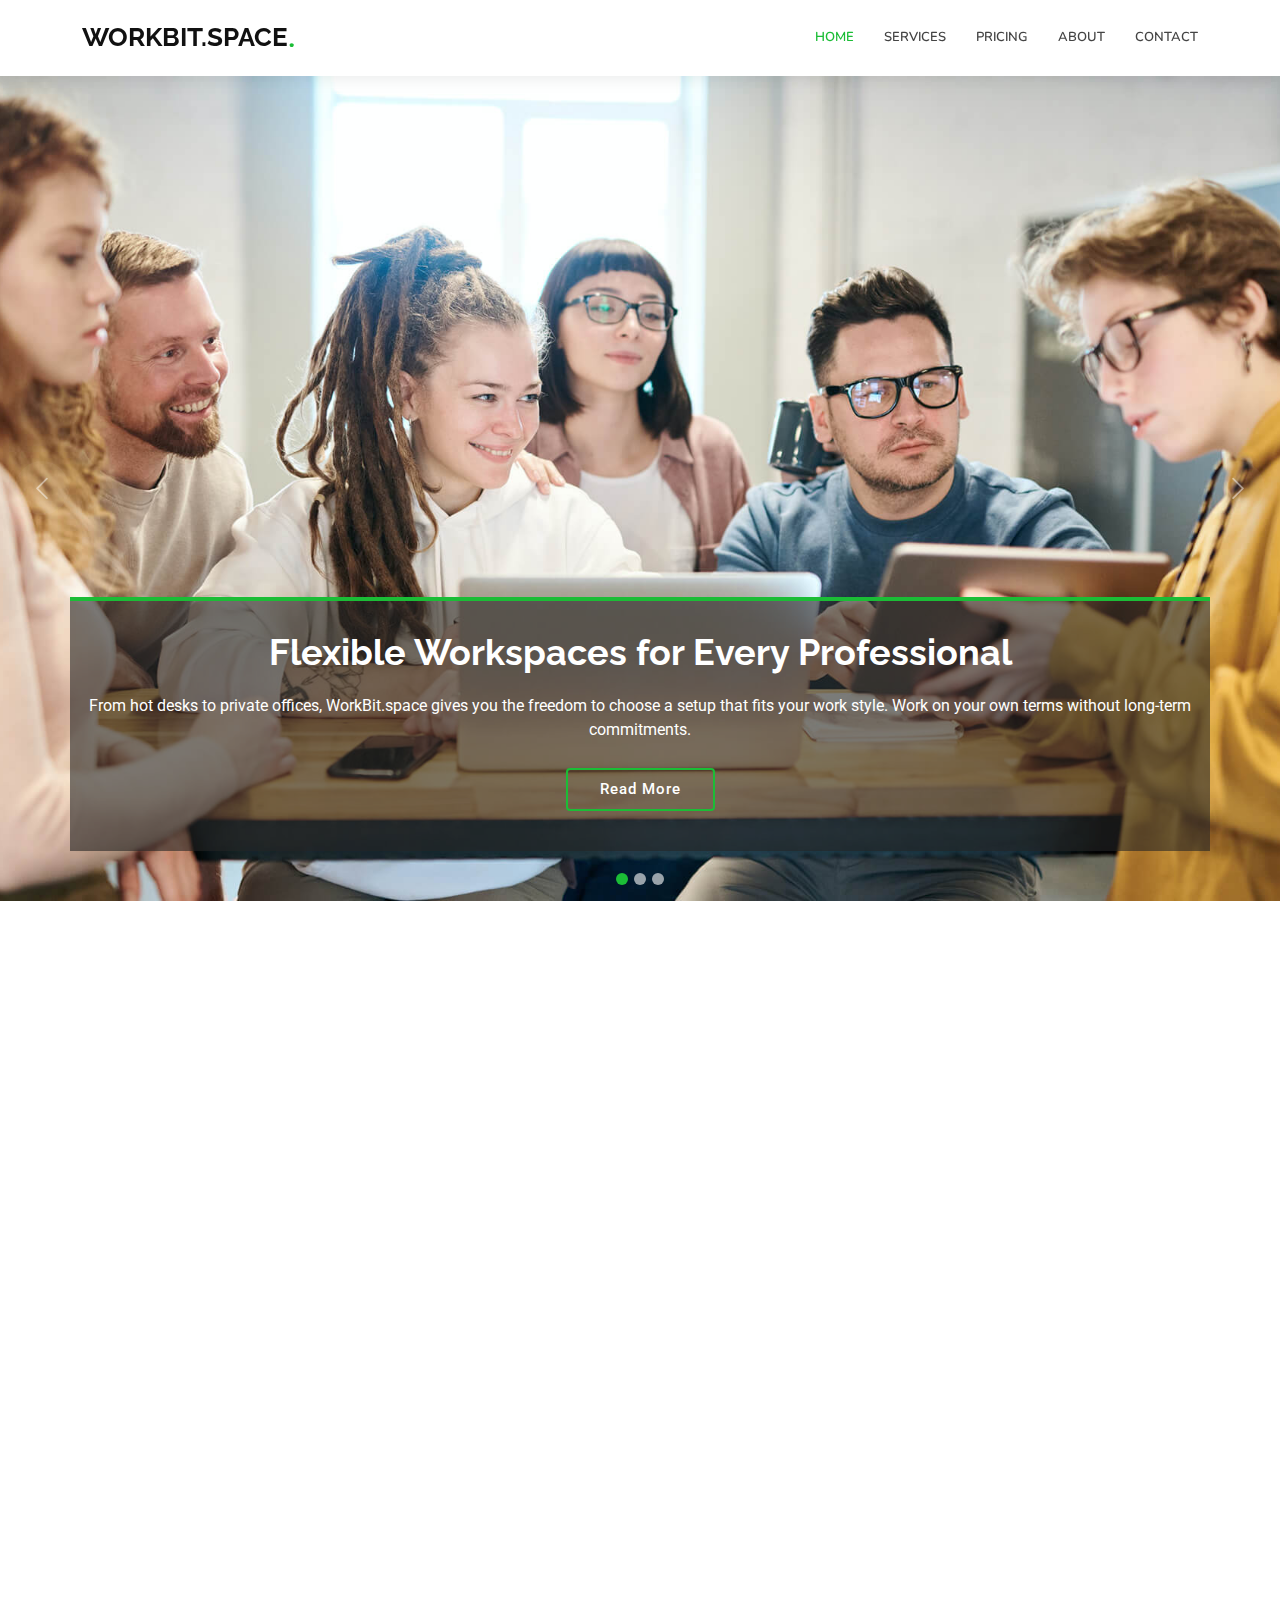
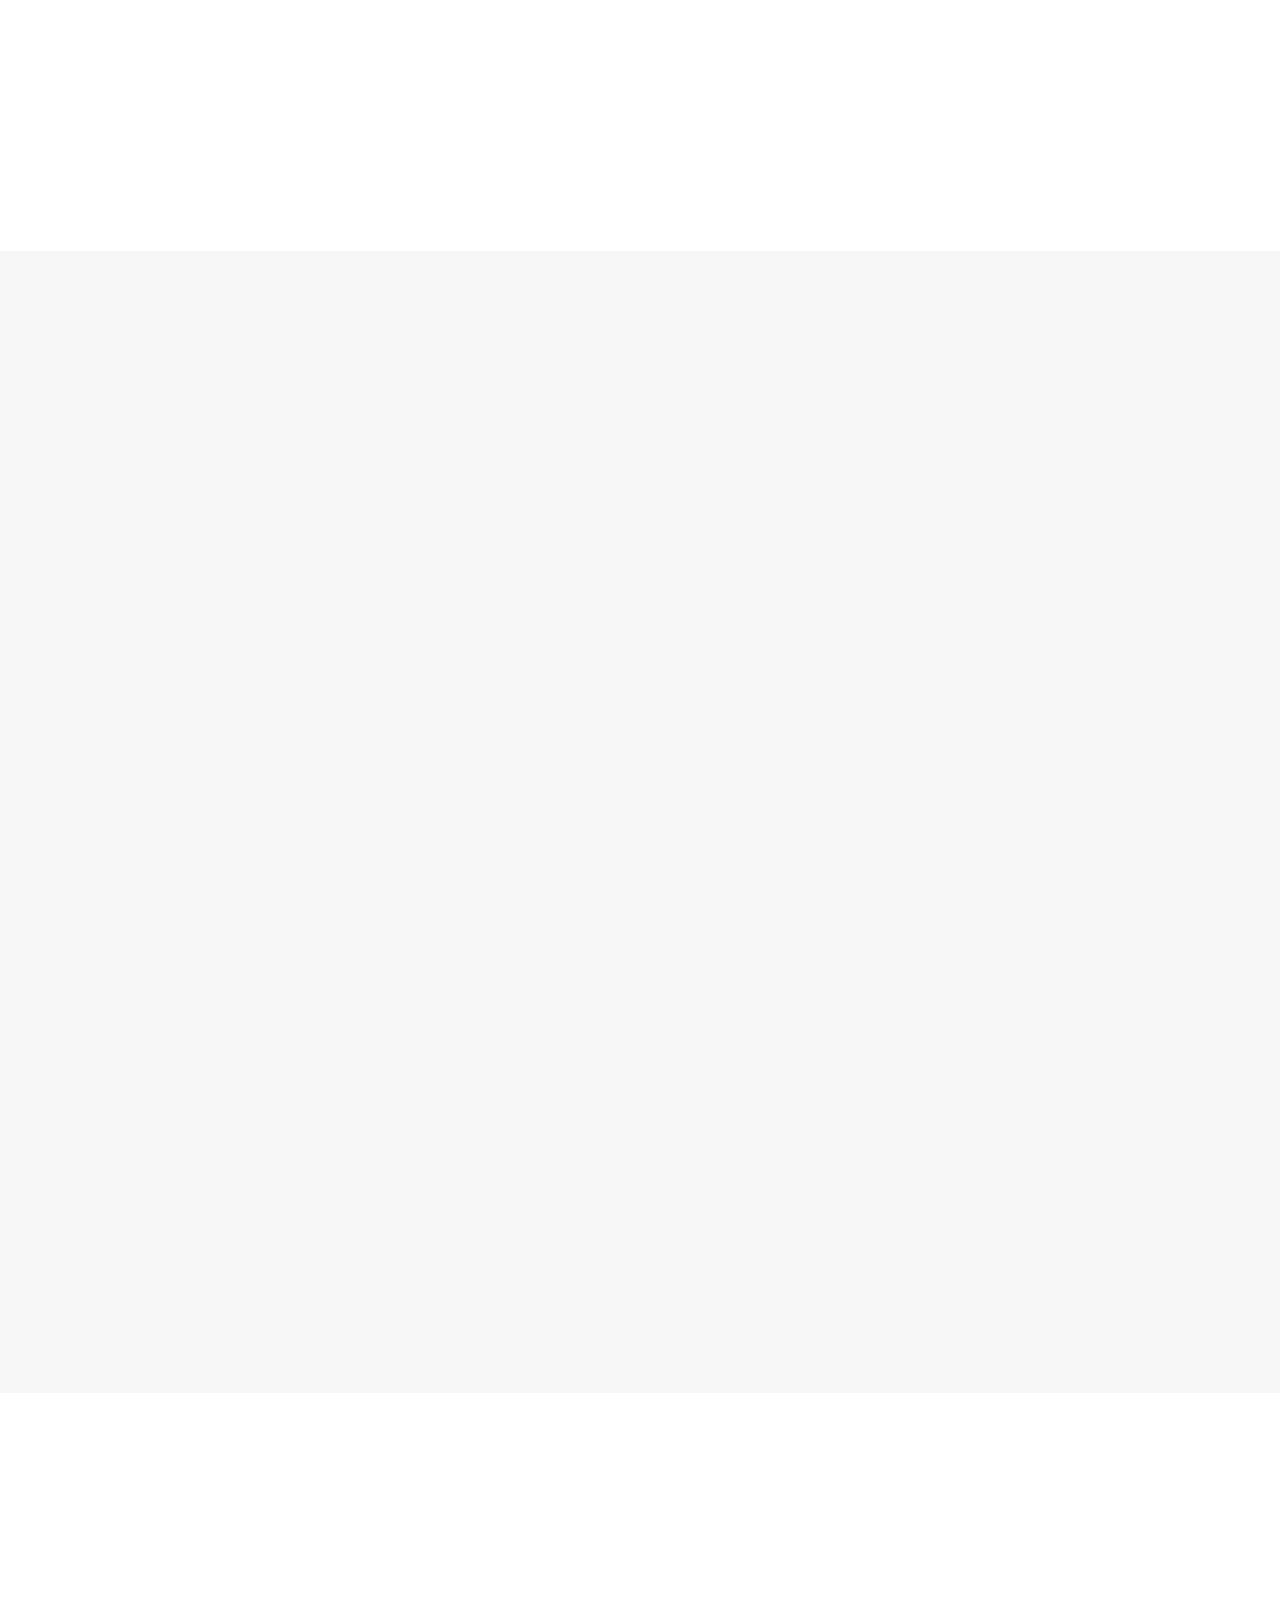
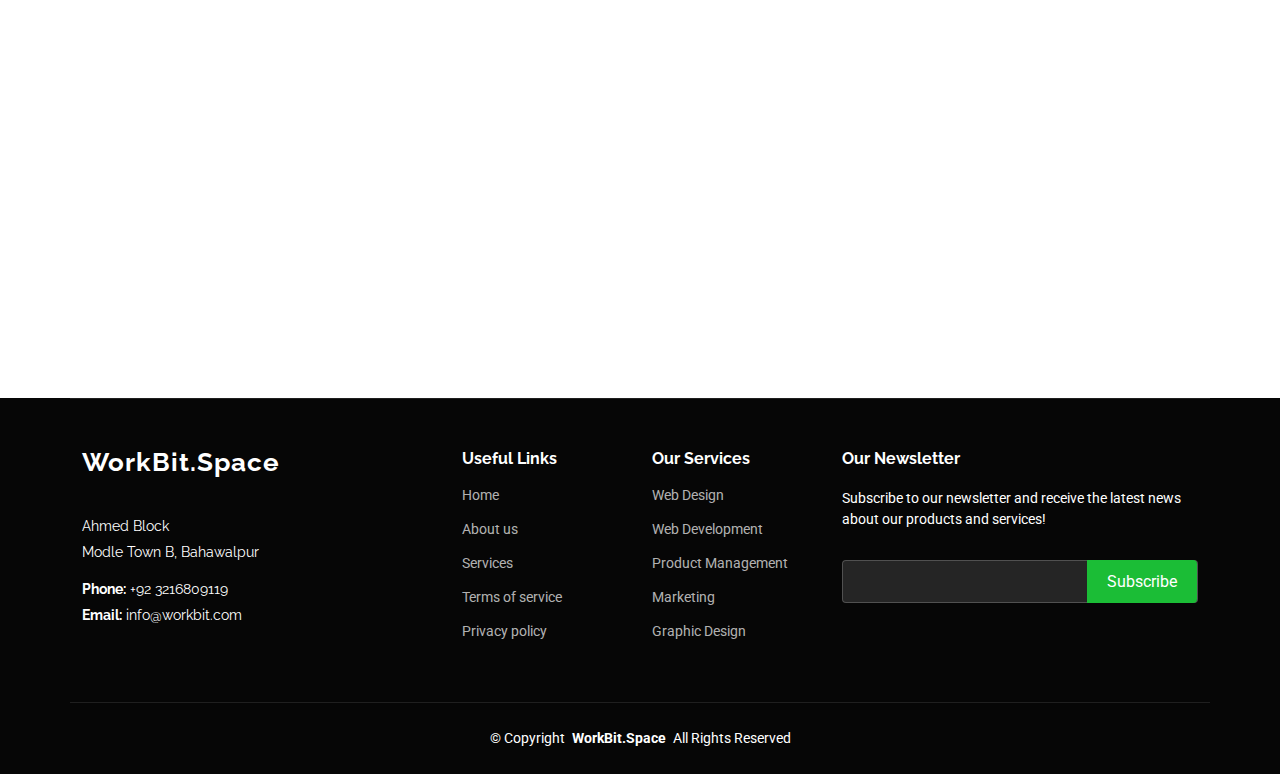
<file: index.html>
<!DOCTYPE html>
<html lang="en">
  <head>
    <meta charset="utf-8" />
    <meta content="width=device-width, initial-scale=1.0" name="viewport" />
    <title>Index - WorkBit.Space</title>
    <meta name="description" content="" />
    <meta name="keywords" content="" />

    <!-- Favicons -->
    <link href="assets/img/favicon.png" rel="icon" />
    <link href="assets/img/apple-touch-icon.png" rel="apple-touch-icon" />

    <!-- Fonts -->
    <link href="https://fonts.googleapis.com" rel="preconnect" />
    <link href="https://fonts.gstatic.com" rel="preconnect" crossorigin />
    <link
      href="https://fonts.googleapis.com/css2?family=Roboto:ital,wght@0,100;0,300;0,400;0,500;0,700;0,900;1,100;1,300;1,400;1,500;1,700;1,900&family=Raleway:ital,wght@0,100;0,200;0,300;0,400;0,500;0,600;0,700;0,800;0,900;1,100;1,200;1,300;1,400;1,500;1,600;1,700;1,800;1,900&family=Nunito:ital,wght@0,200;0,300;0,400;0,500;0,600;0,700;0,800;0,900;1,200;1,300;1,400;1,500;1,600;1,700;1,800;1,900&display=swap"
      rel="stylesheet"
    />

    <!-- Vendor CSS Files -->
    <link
      href="assets/vendor/bootstrap/css/bootstrap.min.css"
      rel="stylesheet"
    />
    <link
      href="assets/vendor/bootstrap-icons/bootstrap-icons.css"
      rel="stylesheet"
    />
    <link href="assets/vendor/aos/aos.css" rel="stylesheet" />
    <link
      href="assets/vendor/glightbox/css/glightbox.min.css"
      rel="stylesheet"
    />
    <link href="assets/vendor/swiper/swiper-bundle.min.css" rel="stylesheet" />

    <!-- Main CSS File -->
    <link href="assets/css/main.css" rel="stylesheet" />

    <!-- =======================================================
  * Template Name: Company
  * Template URL: https://bootstrapmade.com/company-free-html-bootstrap-template/
  * Updated: Aug 07 2024 with Bootstrap v5.3.3
  * Author: BootstrapMade.com
  * License: https://bootstrapmade.com/license/
  ======================================================== -->
  </head>

  <body class="index-page">
    <header id="header" class="header d-flex align-items-center sticky-top">
      <div class="container position-relative d-flex align-items-center">
        <a href="index.html" class="logo d-flex align-items-center me-auto">
          <!-- Uncomment the line below if you also wish to use an image logo -->
          <!-- <img src="assets/img/logo.png" alt=""> -->
          <h1 class="sitename">WorkBit.space</h1>
          <span>.</span>
        </a>

        <nav id="navmenu" class="navmenu">
          <ul>
            <li><a href="#hero" class="active">Home</a></li>
            <li><a href="services.html">Services</a></li>
            <li><a href="pricing.html">Pricing</a></li>
            <li class="dropdown">
              <a href="about.html">About</a>
            </li>
            <li><a href="contact.html">Contact</a></li>
          </ul>
          <i class="mobile-nav-toggle d-xl-none bi bi-list"></i>
        </nav>
      </div>
    </header>

    <main class="main">
      <!-- Hero Section -->
      <section id="hero" class="hero section dark-background">
        <div
          id="hero-carousel"
          class="carousel slide carousel-fade"
          data-bs-ride="carousel"
          data-bs-interval="5000"
        >
          <div class="carousel-item active">
            <img src="assets/img/hero-carousel/hero-carousel-1.jpg" alt="" />
            <div class="container">
              <h2>Flexible Workspaces for Every Professional</h2>
              <p>
                From hot desks to private offices, WorkBit.space gives you the
                freedom to choose a setup that fits your work style. Work on
                your own terms without long-term commitments.
              </p>
              <a href="about.html" class="btn-get-started">Read More</a>
            </div>
          </div>
          <!-- End Carousel Item -->

          <div class="carousel-item">
            <img src="assets/img/hero-carousel/hero-carousel-2.jpg" alt="" />
            <div class="container">
              <h2>A Community That Fuels Growth</h2>
              <p>
                Join a network of entrepreneurs, freelancers, and startups who
                believe in collaboration. Share ideas, build connections, and
                grow together.
              </p>
              <a href="about.html" class="btn-get-started">Read More</a>
            </div>
          </div>
          <!-- End Carousel Item -->

          <div class="carousel-item">
            <img src="assets/img/hero-carousel/hero-carousel-3.jpg" alt="" />
            <div class="container">
              <h2>Productivity Meets Affordability</h2>
              <p>
                Enjoy premium amenities—high-speed internet, coffee, printing,
                and events—at prices designed for growing businesses. Get more
                value for less.
              </p>
              <a href="about.html" class="btn-get-started">Read More</a>
            </div>
          </div>
          <!-- End Carousel Item -->

          <a
            class="carousel-control-prev"
            href="#hero-carousel"
            role="button"
            data-bs-slide="prev"
          >
            <span
              class="carousel-control-prev-icon bi bi-chevron-left"
              aria-hidden="true"
            ></span>
          </a>

          <a
            class="carousel-control-next"
            href="#hero-carousel"
            role="button"
            data-bs-slide="next"
          >
            <span
              class="carousel-control-next-icon bi bi-chevron-right"
              aria-hidden="true"
            ></span>
          </a>

          <ol class="carousel-indicators"></ol>
        </div>
      </section>
      <!-- /Hero Section -->

      <!-- About Section -->
      <section id="about" class="about section">
        <div class="container">
          <div class="row gy-4 align-items-center justify-content-between">
            <div class="col-xl-6" data-aos="fade-up" data-aos-delay="100">
              <h2 class="inner-title">The Vision Behind WorkBit.space</h2>
              <div class="our-story">
                <h4>Est 2024</h4>
                <h3>Our Story</h3>
                <p>
                  WorkBit.space was born from the idea that innovation doesn’t
                  require massive offices—it requires the right environment. We
                  wanted to create a flexible, affordable workspace where
                  creativity and collaboration thrive.
                </p>
                <ul>
                  <li>
                    <i class="bi bi-check-circle"></i>
                    <span>We blend affordability with professionalism. </span>
                  </li>
                  <li>
                    <i class="bi bi-check-circle"></i>
                    <span> We offer community-driven growth. </span>
                  </li>
                  <li>
                    <i class="bi bi-check-circle"></i>
                    <span>
                      We provide modern amenities for maximum
                      productivity.</span
                    >
                  </li>
                </ul>
                <p>
                  To make WorkBit.space the leading startup hub and shared
                  office space in Bahawalpur, where small teams grow into global
                  brands.
                </p>

                <div
                  class="watch-video d-flex align-items-center position-relative"
                >
                  <i class="bi bi-play-circle"></i>
                  <a
                    href="https://www.youtube.com/watch?v=Y7f98aduVJ8"
                    class="glightbox stretched-link"
                    >Watch Video</a
                  >
                </div>
              </div>
            </div>

            <div class="col-xl-6" data-aos="fade-up" data-aos-delay="300">
              <div class="image-wrapper">
                <div class="images position-relative">
                  <img
                    src="assets/img/about-1.webp"
                    class="img-fluid main-image rounded-4"
                  />
                  <img
                    src="assets/img/about-2.webp"
                    alt="Team Discussion"
                    class="img-fluid small-image rounded-4"
                  />
                </div>
              </div>
            </div>
          </div>
        </div>
      </section>
      <!-- /About Section -->

      <!-- Services Section -->
      <section id="services" class="services section light-background">
        <div class="container">
          <div class="row gy-4">
            <div
              class="col-lg-4 col-md-6"
              data-aos="fade-up"
              data-aos-delay="100"
            >
              <div class="service-item item-cyan position-relative">
                <div class="icon">
                  <img src="assets/img/service-1.png" alt="" />
                </div>
                <a href="service-details.html" class="stretched-link">
                  <h3>Virtual Office – Professional Presence</h3>
                </a>
                <p>
                  Get a prestigious business address, mail handling, and call
                  forwarding without needing a physical desk. Ideal for remote
                  workers and startups who want credibility.
                </p>
              </div>
            </div>
            <!-- End Service Item -->

            <div
              class="col-lg-4 col-md-6"
              data-aos="fade-up"
              data-aos-delay="200"
            >
              <div class="service-item item-orange position-relative">
                <div class="icon">
                  <img src="assets/img/service-2.png" alt="" />
                </div>
                <a href="service-details.html" class="stretched-link">
                  <h3>Hot Desk – Flexibility First</h3>
                </a>
                <p>
                  Work anywhere in our shared space. Ideal for freelancers,
                  digital nomads, and part-time professionals.
                </p>
              </div>
            </div>
            <!-- End Service Item -->

            <div
              class="col-lg-4 col-md-6"
              data-aos="fade-up"
              data-aos-delay="300"
            >
              <div class="service-item item-teal position-relative">
                <div class="icon">
                  <img src="assets/img/service-4.png" alt="" />
                </div>
                <a href="service-details.html" class="stretched-link">
                  <h3>Dedicated Desk – Your Own Spot</h3>
                </a>
                <p>
                  Reserve a permanent desk and storage in a shared workspace.
                  Perfect for consistency and focus.
                </p>
              </div>
            </div>
            <!-- End Service Item -->

            <div
              class="col-lg-4 col-md-6"
              data-aos="fade-up"
              data-aos-delay="400"
            >
              <div class="service-item item-red position-relative">
                <div class="icon">
                  <img src="assets/img/service-5.png" alt="" />
                </div>
                <a href="service-details.html" class="stretched-link">
                  <h3>Private Office – Your Own Space</h3>
                </a>
                <p>
                  Fully furnished offices for small teams who value privacy and
                  collaboration.
                </p>
                <a href="service-details.html" class="stretched-link"></a>
              </div>
            </div>
            <!-- End Service Item -->

            <div
              class="col-lg-4 col-md-6"
              data-aos="fade-up"
              data-aos-delay="500"
            >
              <div class="service-item item-indigo position-relative">
                <div class="icon">
                  <img src="assets/img/service-3.png" alt="" />
                </div>
                <a href="service-details.html" class="stretched-link">
                  <h3>Meeting Rooms – Professional Impressions</h3>
                </a>
                <p>
                  Bookable by the hour or day. Host clients, interviews, or
                  brainstorming sessions in style.
                </p>
                <a href="service-details.html" class="stretched-link"></a>
              </div>
            </div>
            <!-- End Service Item -->

            <div
              class="col-lg-4 col-md-6"
              data-aos="fade-up"
              data-aos-delay="600"
            >
              <div class="service-item item-pink position-relative">
                <div class="icon">
                  <img src="assets/img/service-6.png" alt="" />
                </div>
                <a href="service-details.html" class="stretched-link">
                  <h3>Event Space – Host with Impact</h3>
                </a>
                <p>
                  Book our modern, fully equipped space for workshops, product
                  launches, or networking events. Designed to impress clients
                  and inspire attendees.
                </p>
                <a href="service-details.html" class="stretched-link"></a>
              </div>
            </div>
            <!-- End Service Item -->
          </div>
        </div>
      </section>
      <!-- /Services Section -->

      <!-- Clients Section -->
      <section id="clients" class="clients section">
        <!-- Section Title -->
        <div class="container section-title" data-aos="fade-up">
          <h2>Clients</h2>
          <p>
            Proudly trusted by startups, freelancers, and businesses who choose
            WorkBit.space as their growth partner.
          </p>
        </div>
        <!-- End Section Title -->

        <div class="container" data-aos="fade-up" data-aos-delay="100">
          <div class="row g-0 clients-wrap">
            <div class="col-xl-3 col-md-4 client-logo">
              <img
                src="assets/img/clients/client-1.png"
                class="img-fluid"
                alt=""
              />
            </div>
            <!-- End Client Item -->

            <div class="col-xl-3 col-md-4 client-logo">
              <img
                src="assets/img/clients/client-2.png"
                class="img-fluid"
                alt=""
              />
            </div>
            <!-- End Client Item -->

            <div class="col-xl-3 col-md-4 client-logo">
              <img
                src="assets/img/clients/client-3.png"
                class="img-fluid"
                alt=""
              />
            </div>
            <!-- End Client Item -->

            <div class="col-xl-3 col-md-4 client-logo">
              <img
                src="assets/img/clients/client-4.png"
                class="img-fluid"
                alt=""
              />
            </div>
            <!-- End Client Item -->

            <div class="col-xl-3 col-md-4 client-logo">
              <img
                src="assets/img/clients/client-5.png"
                class="img-fluid"
                alt=""
              />
            </div>
            <!-- End Client Item -->

            <div class="col-xl-3 col-md-4 client-logo">
              <img
                src="assets/img/clients/client-6.png"
                class="img-fluid"
                alt=""
              />
            </div>
            <!-- End Client Item -->

            <div class="col-xl-3 col-md-4 client-logo">
              <img
                src="assets/img/clients/client-7.png"
                class="img-fluid"
                alt=""
              />
            </div>
            <!-- End Client Item -->

            <div class="col-xl-3 col-md-4 client-logo">
              <img
                src="assets/img/clients/client-8.png"
                class="img-fluid"
                alt=""
              />
            </div>
            <!-- End Client Item -->
          </div>
        </div>
      </section>
      <!-- /Clients Section -->
    </main>

    <footer id="footer" class="footer dark-background">
      <div class="container footer-top">
        <div class="row gy-4">
          <div class="col-lg-4 col-md-6 footer-about">
            <a href="index.html" class="logo d-flex align-items-center">
              <span class="sitename">WorkBit.Space</span>
            </a>
            <div class="footer-contact pt-3">
              <p>Ahmed Block</p>
              <p>Modle Town B, Bahawalpur</p>
              <p class="mt-3">
                <strong>Phone:</strong> <span>+92 3216809119</span>
              </p>
              <p><strong>Email:</strong> <span>info@workbit.com</span></p>
            </div>
          </div>

          <div class="col-lg-2 col-md-3 footer-links">
            <h4>Useful Links</h4>
            <ul>
              <li><a href="#hero">Home</a></li>
              <li><a href="about.html">About us</a></li>
              <li><a href="services.html">Services</a></li>
              <li><a href="#">Terms of service</a></li>
              <li><a href="#">Privacy policy</a></li>
            </ul>
          </div>

          <div class="col-lg-2 col-md-3 footer-links">
            <h4>Our Services</h4>
            <ul>
              <li><a href="#">Web Design</a></li>
              <li><a href="#">Web Development</a></li>
              <li><a href="#">Product Management</a></li>
              <li><a href="#">Marketing</a></li>
              <li><a href="#">Graphic Design</a></li>
            </ul>
          </div>

          <div class="col-lg-4 col-md-12 footer-newsletter">
            <h4>Our Newsletter</h4>
            <p>
              Subscribe to our newsletter and receive the latest news about our
              products and services!
            </p>
            <form
              action="forms/newsletter.php"
              method="post"
              class="php-email-form"
            >
              <div class="newsletter-form">
                <input type="email" name="email" /><input
                  type="submit"
                  value="Subscribe"
                />
              </div>
              <div class="loading">Loading</div>
              <div class="error-message"></div>
              <div class="sent-message">
                Your subscription request has been sent. Thank you!
              </div>
            </form>
          </div>
        </div>
      </div>

      <div class="container copyright text-center mt-4">
        <p>
          © <span>Copyright</span>
          <strong class="px-1 sitename">WorkBit.Space</strong>
          <span>All Rights Reserved</span>
        </p>
      </div>
    </footer>

    <!-- Scroll Top -->
    <a
      href="#"
      id="scroll-top"
      class="scroll-top d-flex align-items-center justify-content-center"
      ><i class="bi bi-arrow-up-short"></i
    ></a>

    <!-- Preloader -->
    <div id="preloader"></div>

    <!-- Vendor JS Files -->
    <script src="assets/vendor/bootstrap/js/bootstrap.bundle.min.js"></script>
    <script src="assets/vendor/php-email-form/validate.js"></script>
    <script src="assets/vendor/aos/aos.js"></script>
    <script src="assets/vendor/glightbox/js/glightbox.min.js"></script>
    <script src="assets/vendor/imagesloaded/imagesloaded.pkgd.min.js"></script>
    <script src="assets/vendor/isotope-layout/isotope.pkgd.min.js"></script>
    <script src="assets/vendor/waypoints/noframework.waypoints.js"></script>
    <script src="assets/vendor/swiper/swiper-bundle.min.js"></script>

    <!-- Main JS File -->
    <script src="assets/js/main.js"></script>
  </body>
</html>
</file>
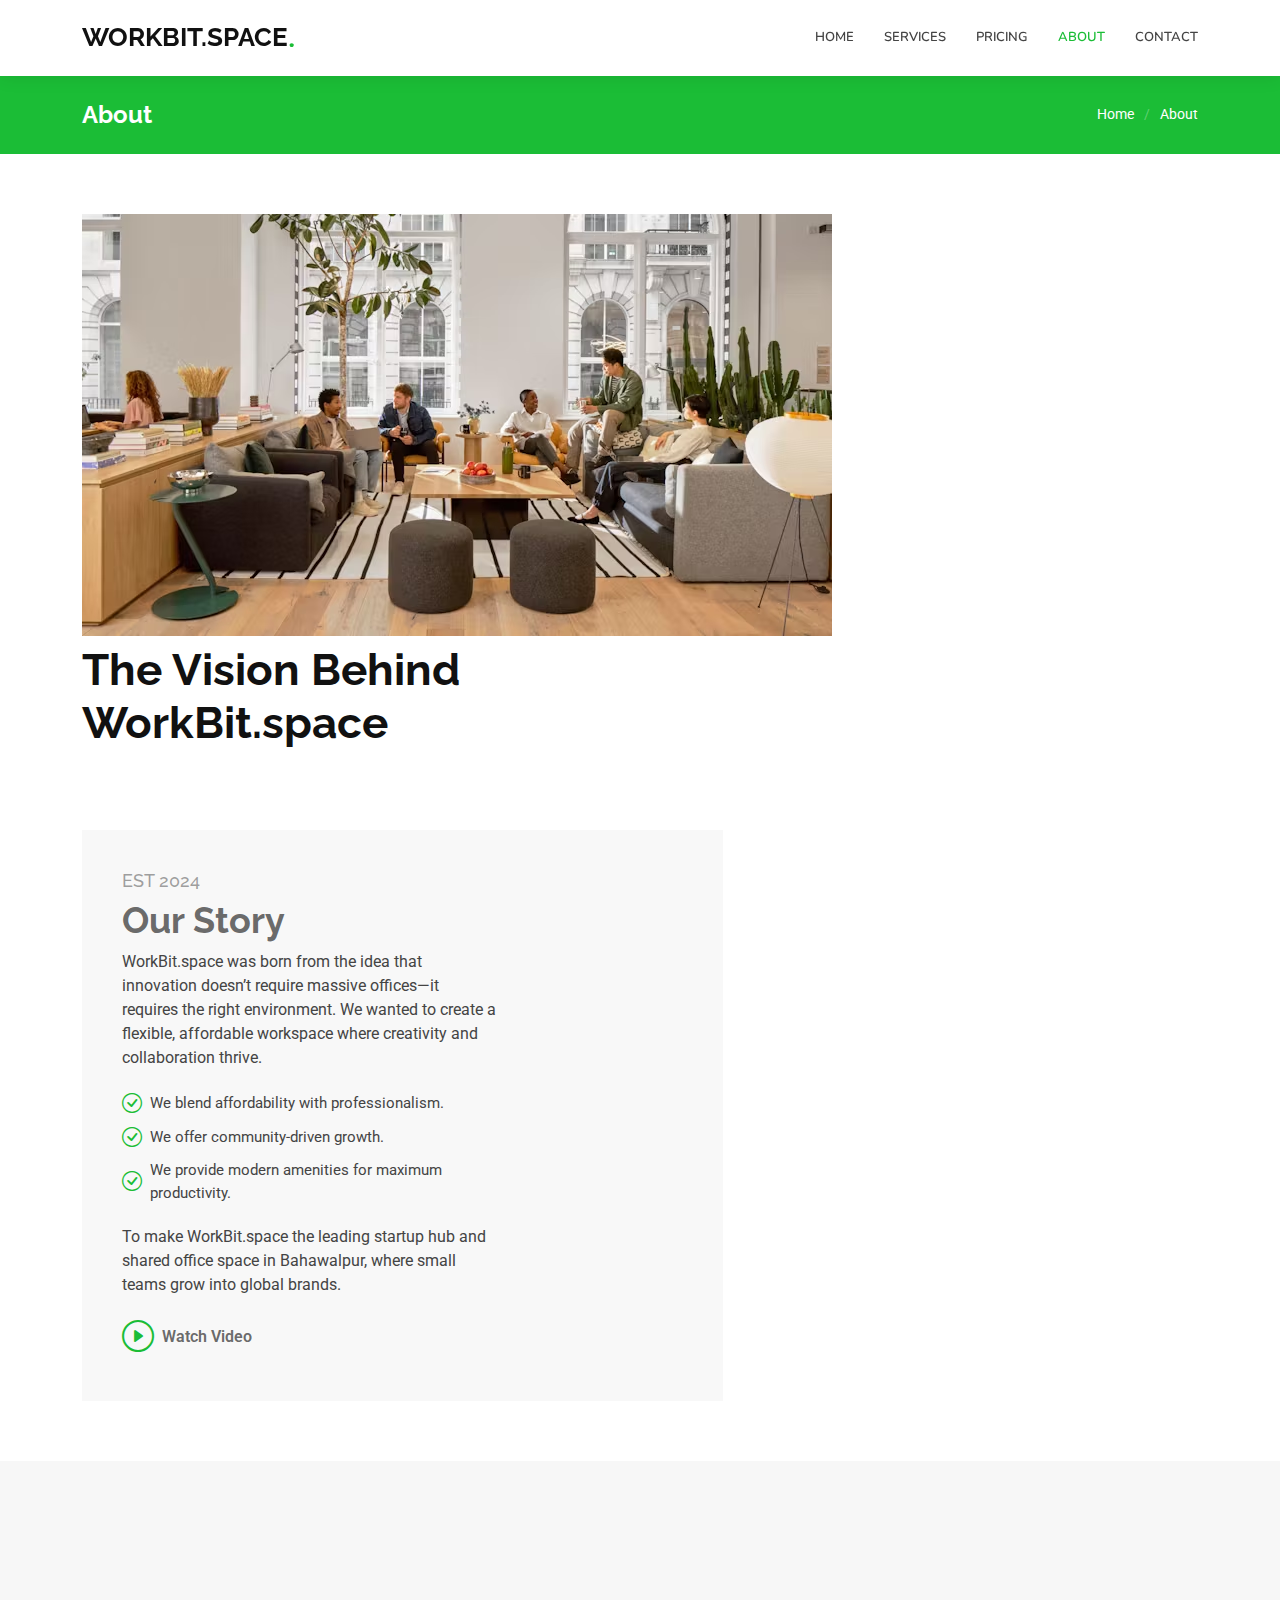
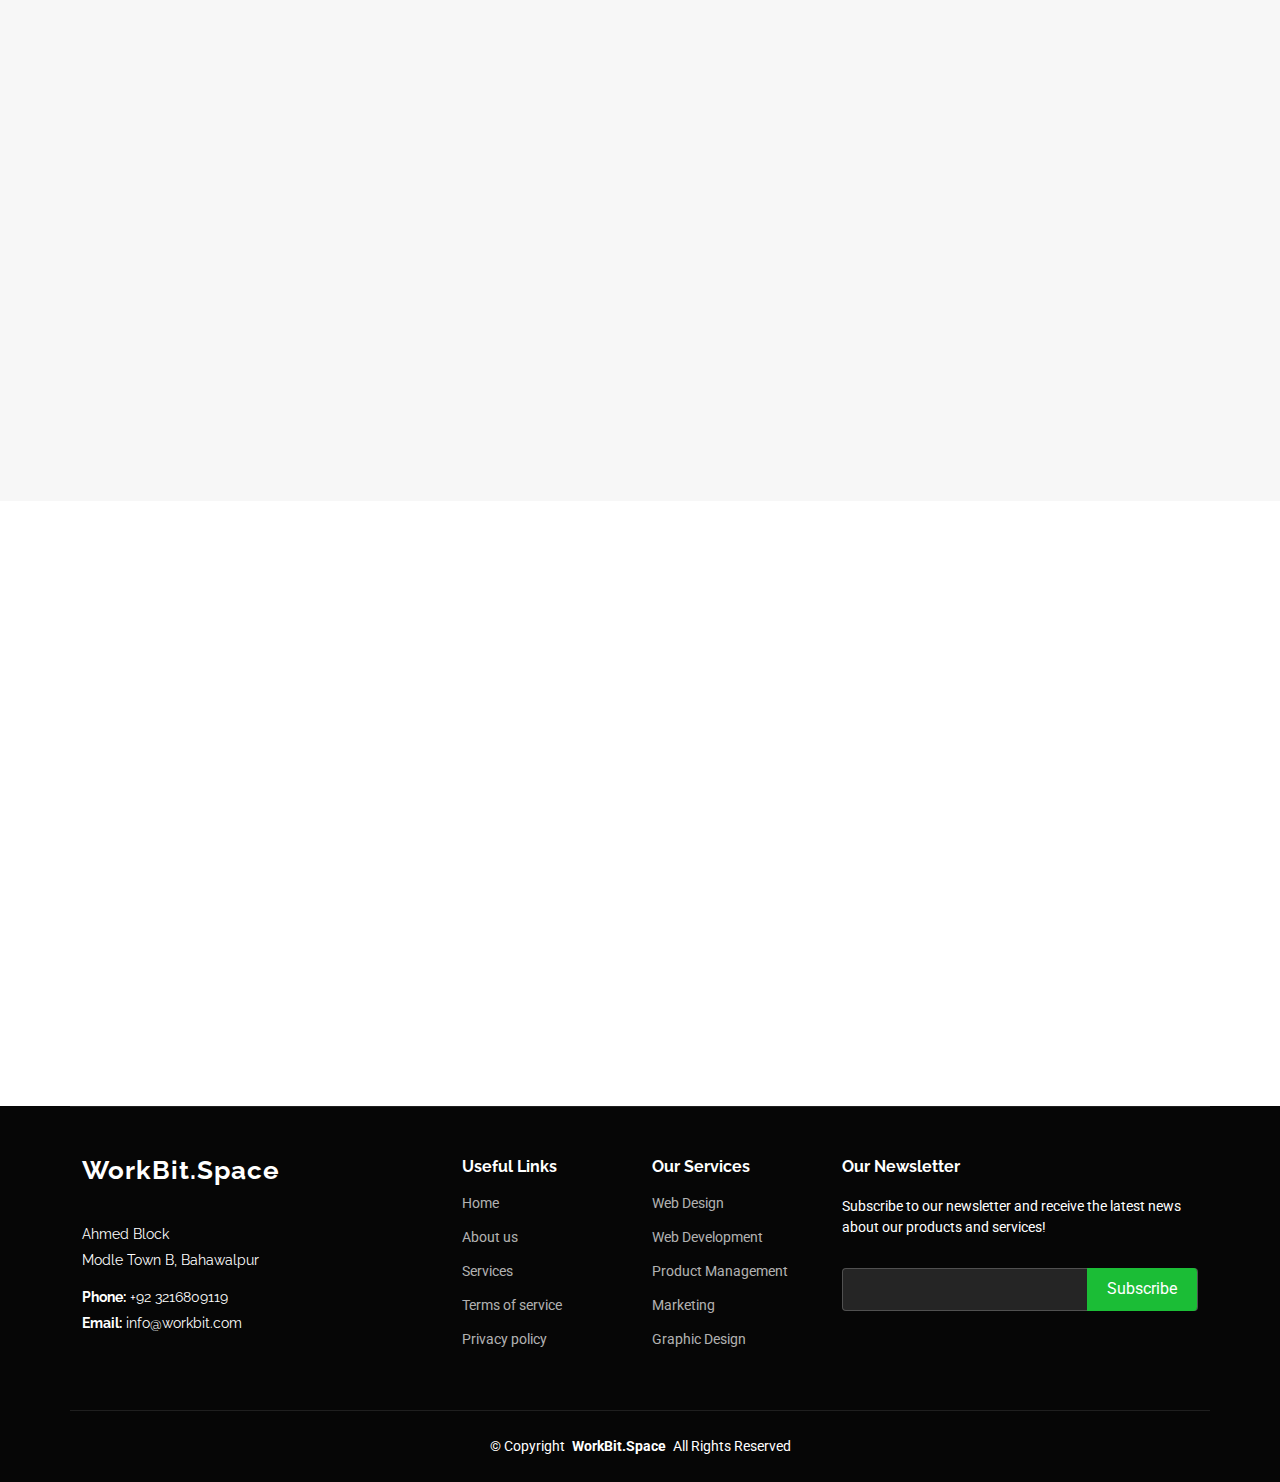
<file: about.html>
<!DOCTYPE html>
<html lang="en">
  <head>
    <meta charset="utf-8" />
    <meta content="width=device-width, initial-scale=1.0" name="viewport" />
    <title>About - WorkBit.Space</title>
    <meta name="description" content="" />
    <meta name="keywords" content="" />

    <!-- Favicons -->
    <link href="assets/img/favicon.png" rel="icon" />
    <link href="assets/img/apple-touch-icon.png" rel="apple-touch-icon" />

    <!-- Fonts -->
    <link href="https://fonts.googleapis.com" rel="preconnect" />
    <link href="https://fonts.gstatic.com" rel="preconnect" crossorigin />
    <link
      href="https://fonts.googleapis.com/css2?family=Roboto:ital,wght@0,100;0,300;0,400;0,500;0,700;0,900;1,100;1,300;1,400;1,500;1,700;1,900&family=Raleway:ital,wght@0,100;0,200;0,300;0,400;0,500;0,600;0,700;0,800;0,900;1,100;1,200;1,300;1,400;1,500;1,600;1,700;1,800;1,900&family=Nunito:ital,wght@0,200;0,300;0,400;0,500;0,600;0,700;0,800;0,900;1,200;1,300;1,400;1,500;1,600;1,700;1,800;1,900&display=swap"
      rel="stylesheet"
    />

    <!-- Vendor CSS Files -->
    <link
      href="assets/vendor/bootstrap/css/bootstrap.min.css"
      rel="stylesheet"
    />
    <link
      href="assets/vendor/bootstrap-icons/bootstrap-icons.css"
      rel="stylesheet"
    />
    <link href="assets/vendor/aos/aos.css" rel="stylesheet" />
    <link
      href="assets/vendor/glightbox/css/glightbox.min.css"
      rel="stylesheet"
    />
    <link href="assets/vendor/swiper/swiper-bundle.min.css" rel="stylesheet" />

    <!-- Main CSS File -->
    <link href="assets/css/main.css" rel="stylesheet" />

    <!-- =======================================================
  * Template Name: Company
  * Template URL: https://bootstrapmade.com/company-free-html-bootstrap-template/
  * Updated: Aug 07 2024 with Bootstrap v5.3.3
  * Author: BootstrapMade.com
  * License: https://bootstrapmade.com/license/
  ======================================================== -->
  </head>

  <body class="about-page">
    <header id="header" class="header d-flex align-items-center sticky-top">
      <div class="container position-relative d-flex align-items-center">
        <a href="index.html" class="logo d-flex align-items-center me-auto">
          <!-- Uncomment the line below if you also wish to use an image logo -->
          <!-- <img src="assets/img/logo.png" alt=""> -->
          <h1 class="sitename">WorkBit.space</h1>
          <span>.</span>
        </a>

        <nav id="navmenu" class="navmenu">
          <ul>
            <li><a href="index.html#hero">Home</a></li>
            <li><a href="services.html">Services</a></li>
            <li><a href="pricing.html">Pricing</a></li>
            <li class="dropdown">
              <a href="about.html" class="active">About</a>
            </li>
            <li><a href="contact.html">Contact</a></li>
          </ul>
          <i class="mobile-nav-toggle d-xl-none bi bi-list"></i>
        </nav>
      </div>
    </header>

    <main class="main">
      <!-- Page Title -->
      <div class="page-title accent-background">
        <div
          class="container d-lg-flex justify-content-between align-items-center"
        >
          <h1 class="mb-2 mb-lg-0">About</h1>
          <nav class="breadcrumbs">
            <ol>
              <li><a href="index.html">Home</a></li>
              <li class="current">About</li>
            </ol>
          </nav>
        </div>
      </div>
      <!-- End Page Title -->

      <!-- About Section -->
      <section id="about" class="about section">
        <div class="container">
          <div class="row position-relative">
            <div
              class="col-lg-7 about-img"
              data-aos="zoom-out"
              data-aos-delay="200"
            >
              <img src="assets/img/service-6.png" />
            </div>

            <div class="col-lg-7" data-aos="fade-up" data-aos-delay="100">
              <h2 class="inner-title mt-2">The Vision Behind WorkBit.space</h2>
              <div class="our-story">
                <h4>Est 2024</h4>
                <h3>Our Story</h3>
                <p>
                  WorkBit.space was born from the idea that innovation doesn’t
                  require massive offices—it requires the right environment. We
                  wanted to create a flexible, affordable workspace where
                  creativity and collaboration thrive.
                </p>
                <ul>
                  <li>
                    <i class="bi bi-check-circle"></i>
                    <span>We blend affordability with professionalism. </span>
                  </li>
                  <li>
                    <i class="bi bi-check-circle"></i>
                    <span> We offer community-driven growth. </span>
                  </li>
                  <li>
                    <i class="bi bi-check-circle"></i>
                    <span>
                      We provide modern amenities for maximum
                      productivity.</span
                    >
                  </li>
                </ul>
                <p>
                  To make WorkBit.space the leading startup hub and shared
                  office space in Bahawalpur, where small teams grow into global
                  brands.
                </p>

                <div
                  class="watch-video d-flex align-items-center position-relative"
                >
                  <i class="bi bi-play-circle"></i>
                  <a
                    href="https://www.youtube.com/watch?v=Y7f98aduVJ8"
                    class="glightbox stretched-link"
                    >Watch Video</a
                  >
                </div>
              </div>
            </div>
          </div>
        </div>
      </section>
      <!-- /About Section -->

      <!-- Team Section -->
      <section id="team" class="team section light-background">
        <!-- Section Title -->
        <div class="container section-title" data-aos="fade-up">
          <h2>Our Team</h2>
          <p>
            Meet the passionate minds behind WorkBit.space, dedicated to
            creating a workspace where your ideas thrive.
          </p>
        </div>
        <!-- End Section Title -->

        <div class="container">
          <div class="row gy-4">
            <div
              class="col-lg-3 col-md-6 d-flex align-items-stretch"
              data-aos="fade-up"
              data-aos-delay="100"
            >
              <div class="team-member">
                <div class="member-img">
                  <img
                    src="assets/img/team/team-1.jpg"
                    class="img-fluid"
                    alt=""
                  />
                  <div class="social">
                    <a href=""><i class="bi bi-twitter-x"></i></a>
                    <a href=""><i class="bi bi-facebook"></i></a>
                    <a href=""><i class="bi bi-instagram"></i></a>
                    <a href=""><i class="bi bi-linkedin"></i></a>
                  </div>
                </div>
                <div class="member-info">
                  <h4>Walter White</h4>
                  <span>Chief Executive Officer</span>
                </div>
              </div>
            </div>
            <!-- End Team Member -->

            <div
              class="col-lg-3 col-md-6 d-flex align-items-stretch"
              data-aos="fade-up"
              data-aos-delay="200"
            >
              <div class="team-member">
                <div class="member-img">
                  <img
                    src="assets/img/team/team-2.jpg"
                    class="img-fluid"
                    alt=""
                  />
                  <div class="social">
                    <a href=""><i class="bi bi-twitter-x"></i></a>
                    <a href=""><i class="bi bi-facebook"></i></a>
                    <a href=""><i class="bi bi-instagram"></i></a>
                    <a href=""><i class="bi bi-linkedin"></i></a>
                  </div>
                </div>
                <div class="member-info">
                  <h4>Sarah Jhonson</h4>
                  <span>Product Manager</span>
                </div>
              </div>
            </div>
            <!-- End Team Member -->

            <div
              class="col-lg-3 col-md-6 d-flex align-items-stretch"
              data-aos="fade-up"
              data-aos-delay="300"
            >
              <div class="team-member">
                <div class="member-img">
                  <img
                    src="assets/img/team/team-3.jpg"
                    class="img-fluid"
                    alt=""
                  />
                  <div class="social">
                    <a href=""><i class="bi bi-twitter-x"></i></a>
                    <a href=""><i class="bi bi-facebook"></i></a>
                    <a href=""><i class="bi bi-instagram"></i></a>
                    <a href=""><i class="bi bi-linkedin"></i></a>
                  </div>
                </div>
                <div class="member-info">
                  <h4>William Anderson</h4>
                  <span>CTO</span>
                </div>
              </div>
            </div>
            <!-- End Team Member -->

            <div
              class="col-lg-3 col-md-6 d-flex align-items-stretch"
              data-aos="fade-up"
              data-aos-delay="400"
            >
              <div class="team-member">
                <div class="member-img">
                  <img
                    src="assets/img/team/team-4.jpg"
                    class="img-fluid"
                    alt=""
                  />
                  <div class="social">
                    <a href=""><i class="bi bi-twitter-x"></i></a>
                    <a href=""><i class="bi bi-facebook"></i></a>
                    <a href=""><i class="bi bi-instagram"></i></a>
                    <a href=""><i class="bi bi-linkedin"></i></a>
                  </div>
                </div>
                <div class="member-info">
                  <h4>Amanda Jepson</h4>
                  <span>Accountant</span>
                </div>
              </div>
            </div>
            <!-- End Team Member -->
          </div>
        </div>
      </section>
      <!-- /Team Section -->

      <!-- Clients Section -->
      <section id="clients" class="clients section">
        <!-- Section Title -->
        <div class="container section-title" data-aos="fade-up">
          <h2>Clients</h2>
          <p>
            Proudly trusted by startups, freelancers, and businesses who choose
            WorkBit.space as their growth partner.
          </p>
        </div>
        <!-- End Section Title -->

        <div class="container" data-aos="fade-up" data-aos-delay="100">
          <div class="row g-0 clients-wrap">
            <div class="col-xl-3 col-md-4 client-logo">
              <img
                src="assets/img/clients/client-1.png"
                class="img-fluid"
                alt=""
              />
            </div>
            <!-- End Client Item -->

            <div class="col-xl-3 col-md-4 client-logo">
              <img
                src="assets/img/clients/client-2.png"
                class="img-fluid"
                alt=""
              />
            </div>
            <!-- End Client Item -->

            <div class="col-xl-3 col-md-4 client-logo">
              <img
                src="assets/img/clients/client-3.png"
                class="img-fluid"
                alt=""
              />
            </div>
            <!-- End Client Item -->

            <div class="col-xl-3 col-md-4 client-logo">
              <img
                src="assets/img/clients/client-4.png"
                class="img-fluid"
                alt=""
              />
            </div>
            <!-- End Client Item -->

            <div class="col-xl-3 col-md-4 client-logo">
              <img
                src="assets/img/clients/client-5.png"
                class="img-fluid"
                alt=""
              />
            </div>
            <!-- End Client Item -->

            <div class="col-xl-3 col-md-4 client-logo">
              <img
                src="assets/img/clients/client-6.png"
                class="img-fluid"
                alt=""
              />
            </div>
            <!-- End Client Item -->

            <div class="col-xl-3 col-md-4 client-logo">
              <img
                src="assets/img/clients/client-7.png"
                class="img-fluid"
                alt=""
              />
            </div>
            <!-- End Client Item -->

            <div class="col-xl-3 col-md-4 client-logo">
              <img
                src="assets/img/clients/client-8.png"
                class="img-fluid"
                alt=""
              />
            </div>
            <!-- End Client Item -->
          </div>
        </div>
      </section>
      <!-- /Clients Section -->
    </main>

    <footer id="footer" class="footer dark-background">
      <div class="container footer-top">
        <div class="row gy-4">
          <div class="col-lg-4 col-md-6 footer-about">
            <a href="index.html" class="logo d-flex align-items-center">
              <span class="sitename">WorkBit.Space</span>
            </a>
            <div class="footer-contact pt-3">
              <p>Ahmed Block</p>
              <p>Modle Town B, Bahawalpur</p>
              <p class="mt-3">
                <strong>Phone:</strong> <span>+92 3216809119</span>
              </p>
              <p><strong>Email:</strong> <span>info@workbit.com</span></p>
            </div>
          </div>

          <div class="col-lg-2 col-md-3 footer-links">
            <h4>Useful Links</h4>
            <ul>
              <li><a href="index.html">Home</a></li>
              <li><a href="about.html">About us</a></li>
              <li><a href="services.html">Services</a></li>
              <li><a href="#">Terms of service</a></li>
              <li><a href="#">Privacy policy</a></li>
            </ul>
          </div>

          <div class="col-lg-2 col-md-3 footer-links">
            <h4>Our Services</h4>
            <ul>
              <li><a href="#">Web Design</a></li>
              <li><a href="#">Web Development</a></li>
              <li><a href="#">Product Management</a></li>
              <li><a href="#">Marketing</a></li>
              <li><a href="#">Graphic Design</a></li>
            </ul>
          </div>

          <div class="col-lg-4 col-md-12 footer-newsletter">
            <h4>Our Newsletter</h4>
            <p>
              Subscribe to our newsletter and receive the latest news about our
              products and services!
            </p>
            <form
              action="forms/newsletter.php"
              method="post"
              class="php-email-form"
            >
              <div class="newsletter-form">
                <input type="email" name="email" /><input
                  type="submit"
                  value="Subscribe"
                />
              </div>
              <div class="loading">Loading</div>
              <div class="error-message"></div>
              <div class="sent-message">
                Your subscription request has been sent. Thank you!
              </div>
            </form>
          </div>
        </div>
      </div>

      <div class="container copyright text-center mt-4">
        <p>
          © <span>Copyright</span>
          <strong class="px-1 sitename">WorkBit.Space</strong>
          <span>All Rights Reserved</span>
        </p>
      </div>
    </footer>

    <!-- Scroll Top -->
    <a
      href="#"
      id="scroll-top"
      class="scroll-top d-flex align-items-center justify-content-center"
      ><i class="bi bi-arrow-up-short"></i
    ></a>

    <!-- Preloader -->
    <div id="preloader"></div>

    <!-- Vendor JS Files -->
    <script src="assets/vendor/bootstrap/js/bootstrap.bundle.min.js"></script>
    <script src="assets/vendor/php-email-form/validate.js"></script>
    <script src="assets/vendor/aos/aos.js"></script>
    <script src="assets/vendor/glightbox/js/glightbox.min.js"></script>
    <script src="assets/vendor/imagesloaded/imagesloaded.pkgd.min.js"></script>
    <script src="assets/vendor/isotope-layout/isotope.pkgd.min.js"></script>
    <script src="assets/vendor/waypoints/noframework.waypoints.js"></script>
    <script src="assets/vendor/swiper/swiper-bundle.min.js"></script>

    <!-- Main JS File -->
    <script src="assets/js/main.js"></script>
  </body>
</html>
</file>
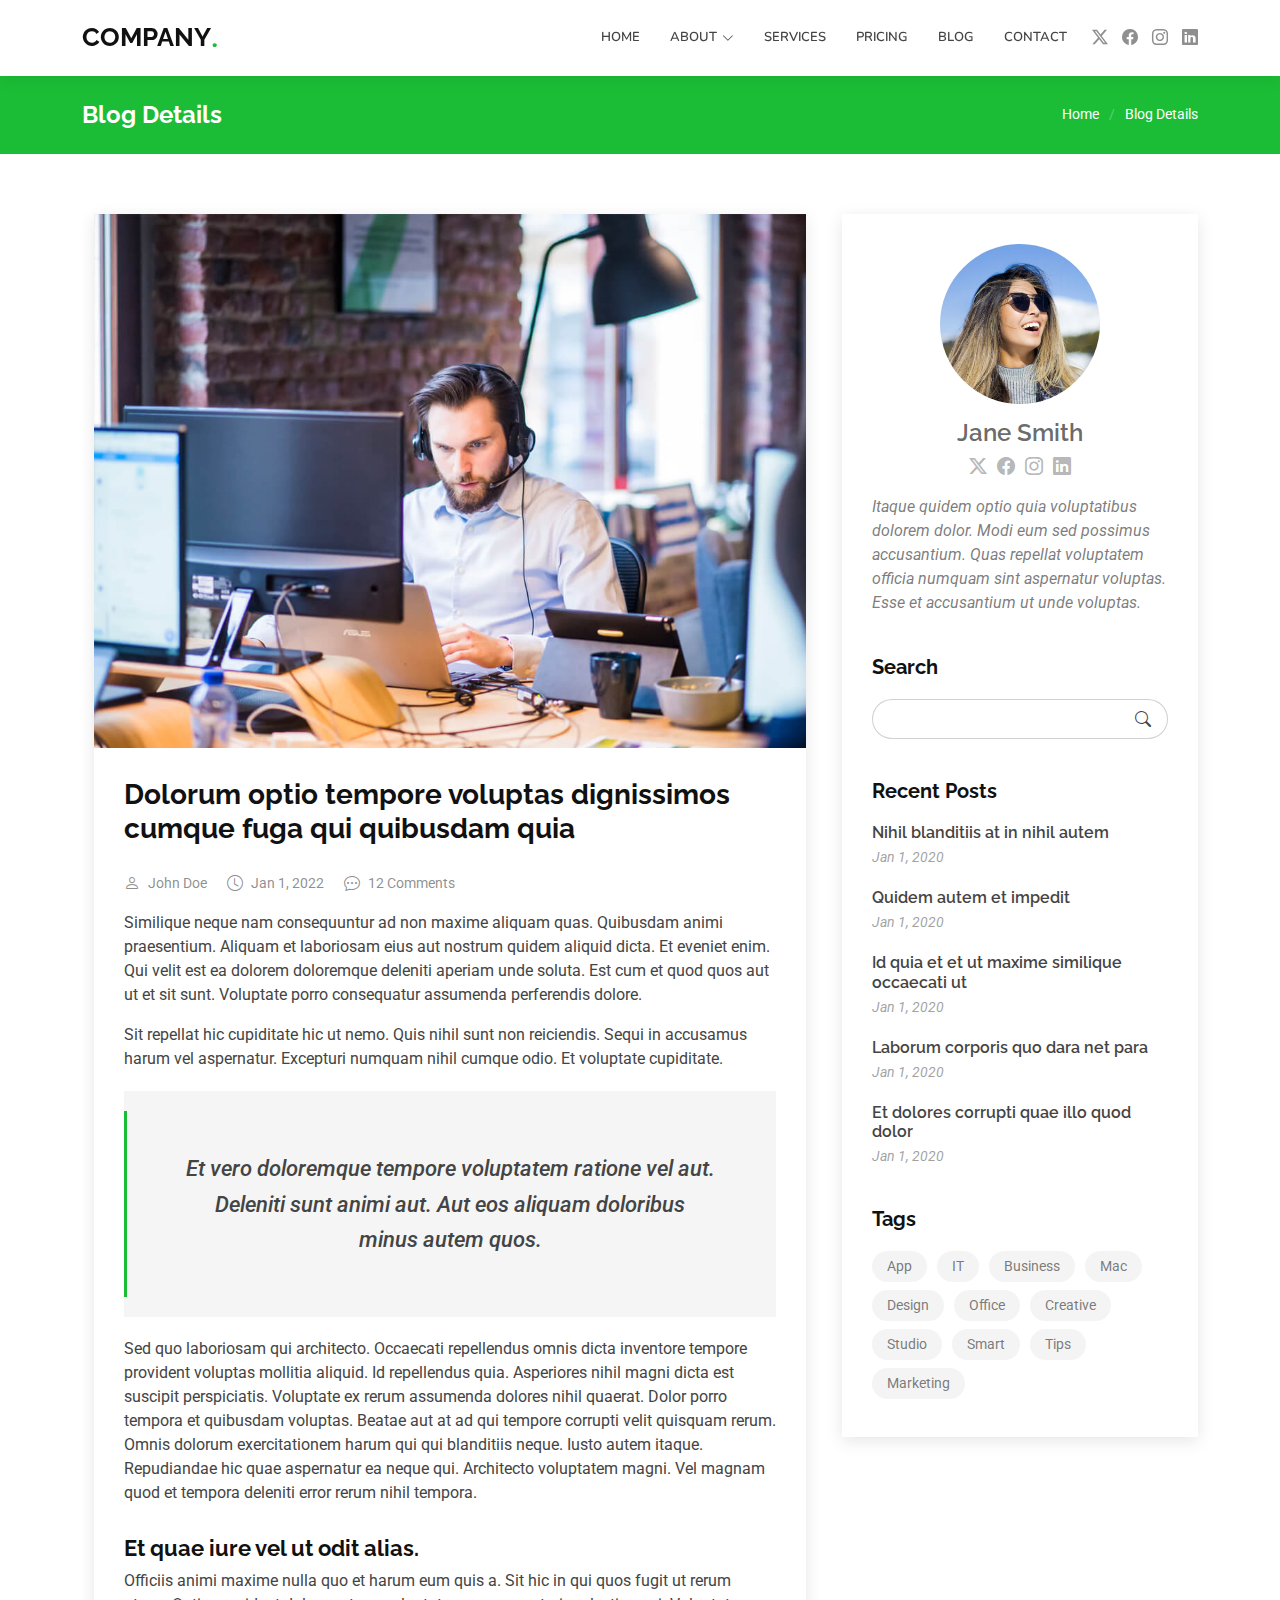
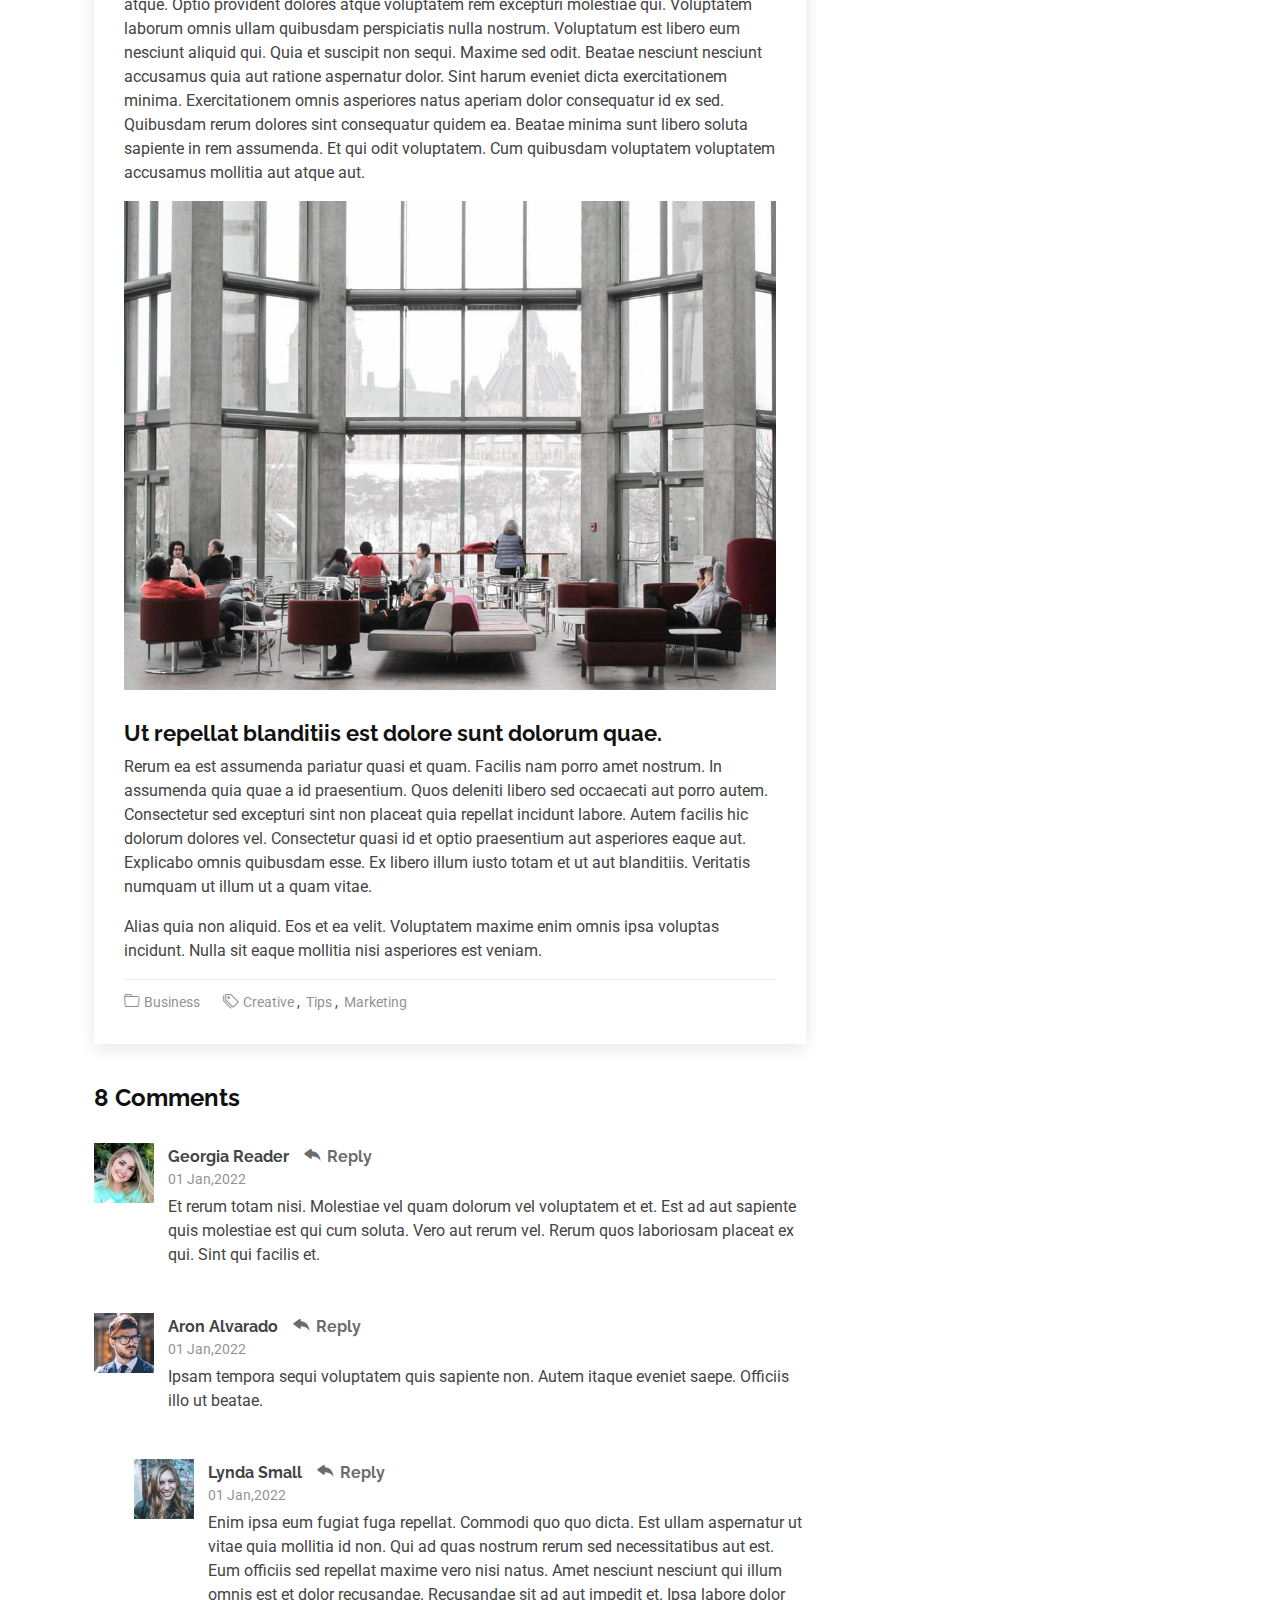
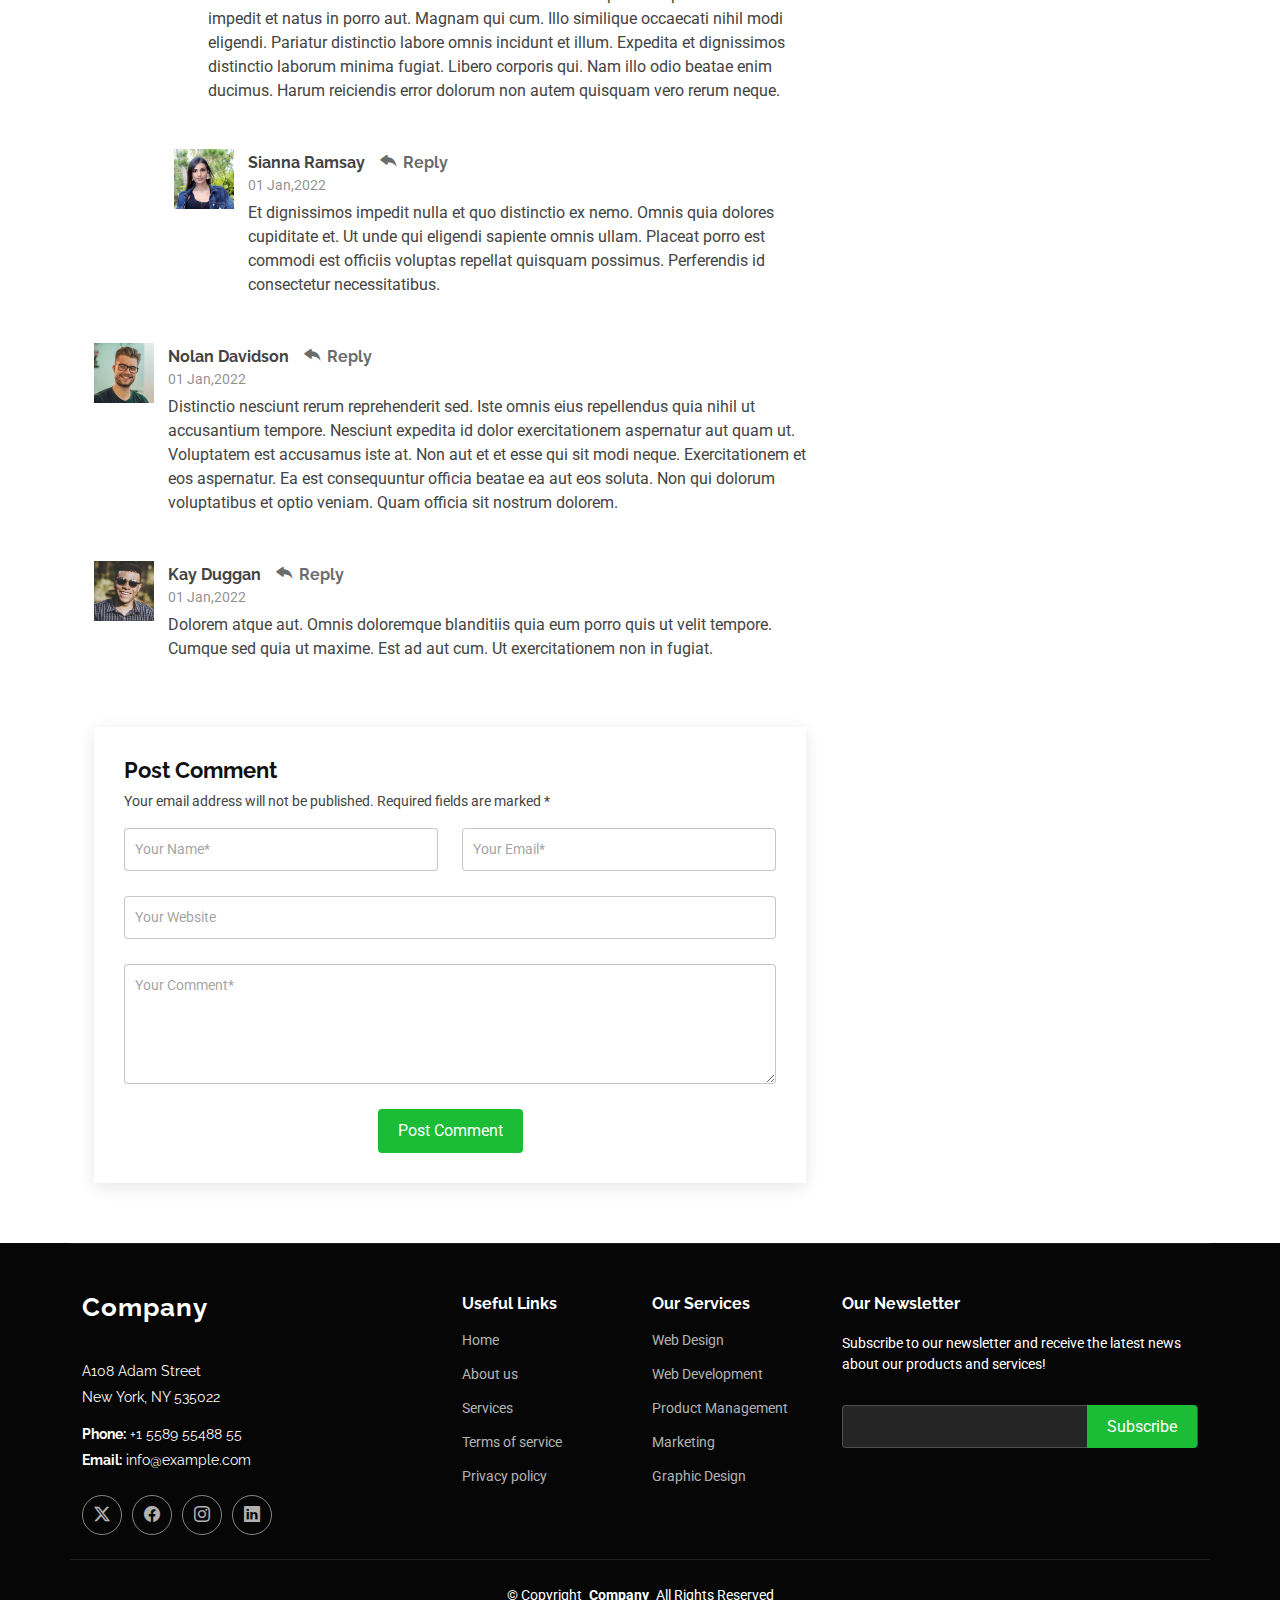
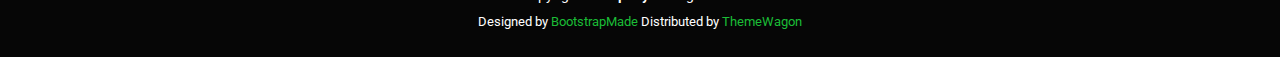
<file: blog-details.html>
<!DOCTYPE html>
<html lang="en">
  <head>
    <meta charset="utf-8" />
    <meta content="width=device-width, initial-scale=1.0" name="viewport" />
    <title>Blog Details - Company Bootstrap Template</title>
    <meta name="description" content="" />
    <meta name="keywords" content="" />

    <!-- Favicons -->
    <link href="assets/img/favicon.png" rel="icon" />
    <link href="assets/img/apple-touch-icon.png" rel="apple-touch-icon" />

    <!-- Fonts -->
    <link href="https://fonts.googleapis.com" rel="preconnect" />
    <link href="https://fonts.gstatic.com" rel="preconnect" crossorigin />
    <link
      href="https://fonts.googleapis.com/css2?family=Roboto:ital,wght@0,100;0,300;0,400;0,500;0,700;0,900;1,100;1,300;1,400;1,500;1,700;1,900&family=Raleway:ital,wght@0,100;0,200;0,300;0,400;0,500;0,600;0,700;0,800;0,900;1,100;1,200;1,300;1,400;1,500;1,600;1,700;1,800;1,900&family=Nunito:ital,wght@0,200;0,300;0,400;0,500;0,600;0,700;0,800;0,900;1,200;1,300;1,400;1,500;1,600;1,700;1,800;1,900&display=swap"
      rel="stylesheet"
    />

    <!-- Vendor CSS Files -->
    <link
      href="assets/vendor/bootstrap/css/bootstrap.min.css"
      rel="stylesheet"
    />
    <link
      href="assets/vendor/bootstrap-icons/bootstrap-icons.css"
      rel="stylesheet"
    />
    <link href="assets/vendor/aos/aos.css" rel="stylesheet" />
    <link
      href="assets/vendor/glightbox/css/glightbox.min.css"
      rel="stylesheet"
    />
    <link href="assets/vendor/swiper/swiper-bundle.min.css" rel="stylesheet" />

    <!-- Main CSS File -->
    <link href="assets/css/main.css" rel="stylesheet" />

    <!-- =======================================================
  * Template Name: Company
  * Template URL: https://bootstrapmade.com/company-free-html-bootstrap-template/
  * Updated: Aug 07 2024 with Bootstrap v5.3.3
  * Author: BootstrapMade.com
  * License: https://bootstrapmade.com/license/
  ======================================================== -->
  </head>

  <body class="blog-details-page">
    <header id="header" class="header d-flex align-items-center sticky-top">
      <div class="container position-relative d-flex align-items-center">
        <a href="index.html" class="logo d-flex align-items-center me-auto">
          <!-- Uncomment the line below if you also wish to use an image logo -->
          <!-- <img src="assets/img/logo.png" alt=""> -->
          <h1 class="sitename">Company</h1>
          <span>.</span>
        </a>

        <nav id="navmenu" class="navmenu">
          <ul>
            <li><a href="index.html#hero">Home</a></li>
            <li class="dropdown">
              <a href="about.html"
                ><span>About</span>
                <i class="bi bi-chevron-down toggle-dropdown"></i
              ></a>
              <ul>
                <li><a href="team.html">Team</a></li>
                <li><a href="testimonials.html">Testimonials</a></li>
                <li class="dropdown">
                  <a href="#"
                    ><span>Deep Dropdown</span>
                    <i class="bi bi-chevron-down toggle-dropdown"></i
                  ></a>
                  <ul>
                    <li><a href="#">Deep Dropdown 1</a></li>
                    <li><a href="#">Deep Dropdown 2</a></li>
                    <li><a href="#">Deep Dropdown 3</a></li>
                    <li><a href="#">Deep Dropdown 4</a></li>
                    <li><a href="#">Deep Dropdown 5</a></li>
                  </ul>
                </li>
              </ul>
            </li>
            <li><a href="services.html">Services</a></li>
            <li><a href="pricing.html">Pricing</a></li>
            <li><a href="blog.html">Blog</a></li>
            <li><a href="contact.html">Contact</a></li>
          </ul>
          <i class="mobile-nav-toggle d-xl-none bi bi-list"></i>
        </nav>

        <div class="header-social-links">
          <a href="#" class="twitter"><i class="bi bi-twitter-x"></i></a>
          <a href="#" class="facebook"><i class="bi bi-facebook"></i></a>
          <a href="#" class="instagram"><i class="bi bi-instagram"></i></a>
          <a href="#" class="linkedin"><i class="bi bi-linkedin"></i></a>
        </div>
      </div>
    </header>

    <main class="main">
      <!-- Page Title -->
      <div class="page-title accent-background">
        <div
          class="container d-lg-flex justify-content-between align-items-center"
        >
          <h1 class="mb-2 mb-lg-0">Blog Details</h1>
          <nav class="breadcrumbs">
            <ol>
              <li><a href="index.html">Home</a></li>
              <li class="current">Blog Details</li>
            </ol>
          </nav>
        </div>
      </div>
      <!-- End Page Title -->

      <div class="container">
        <div class="row">
          <div class="col-lg-8">
            <!-- Blog Details Section -->
            <section id="blog-details" class="blog-details section">
              <div class="container">
                <article class="article">
                  <div class="post-img">
                    <img
                      src="assets/img/blog/blog-1.jpg"
                      alt=""
                      class="img-fluid"
                    />
                  </div>

                  <h2 class="title">
                    Dolorum optio tempore voluptas dignissimos cumque fuga qui
                    quibusdam quia
                  </h2>

                  <div class="meta-top">
                    <ul>
                      <li class="d-flex align-items-center">
                        <i class="bi bi-person"></i>
                        <a href="blog-details.html">John Doe</a>
                      </li>
                      <li class="d-flex align-items-center">
                        <i class="bi bi-clock"></i>
                        <a href="blog-details.html"
                          ><time datetime="2020-01-01">Jan 1, 2022</time></a
                        >
                      </li>
                      <li class="d-flex align-items-center">
                        <i class="bi bi-chat-dots"></i>
                        <a href="blog-details.html">12 Comments</a>
                      </li>
                    </ul>
                  </div>
                  <!-- End meta top -->

                  <div class="content">
                    <p>
                      Similique neque nam consequuntur ad non maxime aliquam
                      quas. Quibusdam animi praesentium. Aliquam et laboriosam
                      eius aut nostrum quidem aliquid dicta. Et eveniet enim.
                      Qui velit est ea dolorem doloremque deleniti aperiam unde
                      soluta. Est cum et quod quos aut ut et sit sunt. Voluptate
                      porro consequatur assumenda perferendis dolore.
                    </p>

                    <p>
                      Sit repellat hic cupiditate hic ut nemo. Quis nihil sunt
                      non reiciendis. Sequi in accusamus harum vel aspernatur.
                      Excepturi numquam nihil cumque odio. Et voluptate
                      cupiditate.
                    </p>

                    <blockquote>
                      <p>
                        Et vero doloremque tempore voluptatem ratione vel aut.
                        Deleniti sunt animi aut. Aut eos aliquam doloribus minus
                        autem quos.
                      </p>
                    </blockquote>

                    <p>
                      Sed quo laboriosam qui architecto. Occaecati repellendus
                      omnis dicta inventore tempore provident voluptas mollitia
                      aliquid. Id repellendus quia. Asperiores nihil magni dicta
                      est suscipit perspiciatis. Voluptate ex rerum assumenda
                      dolores nihil quaerat. Dolor porro tempora et quibusdam
                      voluptas. Beatae aut at ad qui tempore corrupti velit
                      quisquam rerum. Omnis dolorum exercitationem harum qui qui
                      blanditiis neque. Iusto autem itaque. Repudiandae hic quae
                      aspernatur ea neque qui. Architecto voluptatem magni. Vel
                      magnam quod et tempora deleniti error rerum nihil tempora.
                    </p>

                    <h3>Et quae iure vel ut odit alias.</h3>
                    <p>
                      Officiis animi maxime nulla quo et harum eum quis a. Sit
                      hic in qui quos fugit ut rerum atque. Optio provident
                      dolores atque voluptatem rem excepturi molestiae qui.
                      Voluptatem laborum omnis ullam quibusdam perspiciatis
                      nulla nostrum. Voluptatum est libero eum nesciunt aliquid
                      qui. Quia et suscipit non sequi. Maxime sed odit. Beatae
                      nesciunt nesciunt accusamus quia aut ratione aspernatur
                      dolor. Sint harum eveniet dicta exercitationem minima.
                      Exercitationem omnis asperiores natus aperiam dolor
                      consequatur id ex sed. Quibusdam rerum dolores sint
                      consequatur quidem ea. Beatae minima sunt libero soluta
                      sapiente in rem assumenda. Et qui odit voluptatem. Cum
                      quibusdam voluptatem voluptatem accusamus mollitia aut
                      atque aut.
                    </p>
                    <img
                      src="assets/img/blog/blog-inside-post.jpg"
                      class="img-fluid"
                      alt=""
                    />

                    <h3>
                      Ut repellat blanditiis est dolore sunt dolorum quae.
                    </h3>
                    <p>
                      Rerum ea est assumenda pariatur quasi et quam. Facilis nam
                      porro amet nostrum. In assumenda quia quae a id
                      praesentium. Quos deleniti libero sed occaecati aut porro
                      autem. Consectetur sed excepturi sint non placeat quia
                      repellat incidunt labore. Autem facilis hic dolorum
                      dolores vel. Consectetur quasi id et optio praesentium aut
                      asperiores eaque aut. Explicabo omnis quibusdam esse. Ex
                      libero illum iusto totam et ut aut blanditiis. Veritatis
                      numquam ut illum ut a quam vitae.
                    </p>
                    <p>
                      Alias quia non aliquid. Eos et ea velit. Voluptatem maxime
                      enim omnis ipsa voluptas incidunt. Nulla sit eaque
                      mollitia nisi asperiores est veniam.
                    </p>
                  </div>
                  <!-- End post content -->

                  <div class="meta-bottom">
                    <i class="bi bi-folder"></i>
                    <ul class="cats">
                      <li><a href="#">Business</a></li>
                    </ul>

                    <i class="bi bi-tags"></i>
                    <ul class="tags">
                      <li><a href="#">Creative</a></li>
                      <li><a href="#">Tips</a></li>
                      <li><a href="#">Marketing</a></li>
                    </ul>
                  </div>
                  <!-- End meta bottom -->
                </article>
              </div>
            </section>
            <!-- /Blog Details Section -->

            <!-- Blog Comments Section -->
            <section id="blog-comments" class="blog-comments section">
              <div class="container">
                <h4 class="comments-count">8 Comments</h4>

                <div id="comment-1" class="comment">
                  <div class="d-flex">
                    <div class="comment-img">
                      <img src="assets/img/blog/comments-1.jpg" alt="" />
                    </div>
                    <div>
                      <h5>
                        <a href="">Georgia Reader</a>
                        <a href="#" class="reply"
                          ><i class="bi bi-reply-fill"></i> Reply</a
                        >
                      </h5>
                      <time datetime="2020-01-01">01 Jan,2022</time>
                      <p>
                        Et rerum totam nisi. Molestiae vel quam dolorum vel
                        voluptatem et et. Est ad aut sapiente quis molestiae est
                        qui cum soluta. Vero aut rerum vel. Rerum quos
                        laboriosam placeat ex qui. Sint qui facilis et.
                      </p>
                    </div>
                  </div>
                </div>
                <!-- End comment #1 -->

                <div id="comment-2" class="comment">
                  <div class="d-flex">
                    <div class="comment-img">
                      <img src="assets/img/blog/comments-2.jpg" alt="" />
                    </div>
                    <div>
                      <h5>
                        <a href="">Aron Alvarado</a>
                        <a href="#" class="reply"
                          ><i class="bi bi-reply-fill"></i> Reply</a
                        >
                      </h5>
                      <time datetime="2020-01-01">01 Jan,2022</time>
                      <p>
                        Ipsam tempora sequi voluptatem quis sapiente non. Autem
                        itaque eveniet saepe. Officiis illo ut beatae.
                      </p>
                    </div>
                  </div>

                  <div id="comment-reply-1" class="comment comment-reply">
                    <div class="d-flex">
                      <div class="comment-img">
                        <img src="assets/img/blog/comments-3.jpg" alt="" />
                      </div>
                      <div>
                        <h5>
                          <a href="">Lynda Small</a>
                          <a href="#" class="reply"
                            ><i class="bi bi-reply-fill"></i> Reply</a
                          >
                        </h5>
                        <time datetime="2020-01-01">01 Jan,2022</time>
                        <p>
                          Enim ipsa eum fugiat fuga repellat. Commodi quo quo
                          dicta. Est ullam aspernatur ut vitae quia mollitia id
                          non. Qui ad quas nostrum rerum sed necessitatibus aut
                          est. Eum officiis sed repellat maxime vero nisi natus.
                          Amet nesciunt nesciunt qui illum omnis est et dolor
                          recusandae. Recusandae sit ad aut impedit et. Ipsa
                          labore dolor impedit et natus in porro aut. Magnam qui
                          cum. Illo similique occaecati nihil modi eligendi.
                          Pariatur distinctio labore omnis incidunt et illum.
                          Expedita et dignissimos distinctio laborum minima
                          fugiat. Libero corporis qui. Nam illo odio beatae enim
                          ducimus. Harum reiciendis error dolorum non autem
                          quisquam vero rerum neque.
                        </p>
                      </div>
                    </div>

                    <div id="comment-reply-2" class="comment comment-reply">
                      <div class="d-flex">
                        <div class="comment-img">
                          <img src="assets/img/blog/comments-4.jpg" alt="" />
                        </div>
                        <div>
                          <h5>
                            <a href="">Sianna Ramsay</a>
                            <a href="#" class="reply"
                              ><i class="bi bi-reply-fill"></i> Reply</a
                            >
                          </h5>
                          <time datetime="2020-01-01">01 Jan,2022</time>
                          <p>
                            Et dignissimos impedit nulla et quo distinctio ex
                            nemo. Omnis quia dolores cupiditate et. Ut unde qui
                            eligendi sapiente omnis ullam. Placeat porro est
                            commodi est officiis voluptas repellat quisquam
                            possimus. Perferendis id consectetur necessitatibus.
                          </p>
                        </div>
                      </div>
                    </div>
                    <!-- End comment reply #2-->
                  </div>
                  <!-- End comment reply #1-->
                </div>
                <!-- End comment #2-->

                <div id="comment-3" class="comment">
                  <div class="d-flex">
                    <div class="comment-img">
                      <img src="assets/img/blog/comments-5.jpg" alt="" />
                    </div>
                    <div>
                      <h5>
                        <a href="">Nolan Davidson</a>
                        <a href="#" class="reply"
                          ><i class="bi bi-reply-fill"></i> Reply</a
                        >
                      </h5>
                      <time datetime="2020-01-01">01 Jan,2022</time>
                      <p>
                        Distinctio nesciunt rerum reprehenderit sed. Iste omnis
                        eius repellendus quia nihil ut accusantium tempore.
                        Nesciunt expedita id dolor exercitationem aspernatur aut
                        quam ut. Voluptatem est accusamus iste at. Non aut et et
                        esse qui sit modi neque. Exercitationem et eos
                        aspernatur. Ea est consequuntur officia beatae ea aut
                        eos soluta. Non qui dolorum voluptatibus et optio
                        veniam. Quam officia sit nostrum dolorem.
                      </p>
                    </div>
                  </div>
                </div>
                <!-- End comment #3 -->

                <div id="comment-4" class="comment">
                  <div class="d-flex">
                    <div class="comment-img">
                      <img src="assets/img/blog/comments-6.jpg" alt="" />
                    </div>
                    <div>
                      <h5>
                        <a href="">Kay Duggan</a>
                        <a href="#" class="reply"
                          ><i class="bi bi-reply-fill"></i> Reply</a
                        >
                      </h5>
                      <time datetime="2020-01-01">01 Jan,2022</time>
                      <p>
                        Dolorem atque aut. Omnis doloremque blanditiis quia eum
                        porro quis ut velit tempore. Cumque sed quia ut maxime.
                        Est ad aut cum. Ut exercitationem non in fugiat.
                      </p>
                    </div>
                  </div>
                </div>
                <!-- End comment #4 -->
              </div>
            </section>
            <!-- /Blog Comments Section -->

            <!-- Comment Form Section -->
            <section id="comment-form" class="comment-form section">
              <div class="container">
                <form action="">
                  <h4>Post Comment</h4>
                  <p>
                    Your email address will not be published. Required fields
                    are marked *
                  </p>
                  <div class="row">
                    <div class="col-md-6 form-group">
                      <input
                        name="name"
                        type="text"
                        class="form-control"
                        placeholder="Your Name*"
                      />
                    </div>
                    <div class="col-md-6 form-group">
                      <input
                        name="email"
                        type="text"
                        class="form-control"
                        placeholder="Your Email*"
                      />
                    </div>
                  </div>
                  <div class="row">
                    <div class="col form-group">
                      <input
                        name="website"
                        type="text"
                        class="form-control"
                        placeholder="Your Website"
                      />
                    </div>
                  </div>
                  <div class="row">
                    <div class="col form-group">
                      <textarea
                        name="comment"
                        class="form-control"
                        placeholder="Your Comment*"
                      ></textarea>
                    </div>
                  </div>

                  <div class="text-center">
                    <button type="submit" class="btn btn-primary">
                      Post Comment
                    </button>
                  </div>
                </form>
              </div>
            </section>
            <!-- /Comment Form Section -->
          </div>

          <div class="col-lg-4 sidebar">
            <div class="widgets-container">
              <!-- Blog Author Widget -->
              <div class="blog-author-widget widget-item">
                <div class="d-flex flex-column align-items-center">
                  <img
                    src="assets/img/blog/blog-author.jpg"
                    class="rounded-circle flex-shrink-0"
                    alt=""
                  />
                  <h4>Jane Smith</h4>
                  <div class="social-links">
                    <a href="https://x.com/#"
                      ><i class="bi bi-twitter-x"></i
                    ></a>
                    <a href="https://facebook.com/#"
                      ><i class="bi bi-facebook"></i
                    ></a>
                    <a href="https://instagram.com/#"
                      ><i class="biu bi-instagram"></i
                    ></a>
                    <a href="https://instagram.com/#"
                      ><i class="biu bi-linkedin"></i
                    ></a>
                  </div>

                  <p>
                    Itaque quidem optio quia voluptatibus dolorem dolor. Modi
                    eum sed possimus accusantium. Quas repellat voluptatem
                    officia numquam sint aspernatur voluptas. Esse et
                    accusantium ut unde voluptas.
                  </p>
                </div>
              </div>
              <!--/Blog Author Widget -->

              <!-- Search Widget -->
              <div class="search-widget widget-item">
                <h3 class="widget-title">Search</h3>
                <form action="">
                  <input type="text" />
                  <button type="submit" title="Search">
                    <i class="bi bi-search"></i>
                  </button>
                </form>
              </div>
              <!--/Search Widget -->

              <!-- Recent Posts Widget -->
              <div class="recent-posts-widget widget-item">
                <h3 class="widget-title">Recent Posts</h3>

                <div class="post-item">
                  <h4>
                    <a href="blog-details.html"
                      >Nihil blanditiis at in nihil autem</a
                    >
                  </h4>
                  <time datetime="2020-01-01">Jan 1, 2020</time>
                </div>
                <!-- End recent post item-->

                <div class="post-item">
                  <h4>
                    <a href="blog-details.html">Quidem autem et impedit</a>
                  </h4>
                  <time datetime="2020-01-01">Jan 1, 2020</time>
                </div>
                <!-- End recent post item-->

                <div class="post-item">
                  <h4>
                    <a href="blog-details.html"
                      >Id quia et et ut maxime similique occaecati ut</a
                    >
                  </h4>
                  <time datetime="2020-01-01">Jan 1, 2020</time>
                </div>
                <!-- End recent post item-->

                <div class="post-item">
                  <h4>
                    <a href="blog-details.html"
                      >Laborum corporis quo dara net para</a
                    >
                  </h4>
                  <time datetime="2020-01-01">Jan 1, 2020</time>
                </div>
                <!-- End recent post item-->

                <div class="post-item">
                  <h4>
                    <a href="blog-details.html"
                      >Et dolores corrupti quae illo quod dolor</a
                    >
                  </h4>
                  <time datetime="2020-01-01">Jan 1, 2020</time>
                </div>
                <!-- End recent post item-->
              </div>
              <!--/Recent Posts Widget -->

              <!-- Tags Widget -->
              <div class="tags-widget widget-item">
                <h3 class="widget-title">Tags</h3>
                <ul>
                  <li><a href="#">App</a></li>
                  <li><a href="#">IT</a></li>
                  <li><a href="#">Business</a></li>
                  <li><a href="#">Mac</a></li>
                  <li><a href="#">Design</a></li>
                  <li><a href="#">Office</a></li>
                  <li><a href="#">Creative</a></li>
                  <li><a href="#">Studio</a></li>
                  <li><a href="#">Smart</a></li>
                  <li><a href="#">Tips</a></li>
                  <li><a href="#">Marketing</a></li>
                </ul>
              </div>
              <!--/Tags Widget -->
            </div>
          </div>
        </div>
      </div>
    </main>

    <footer id="footer" class="footer dark-background">
      <div class="container footer-top">
        <div class="row gy-4">
          <div class="col-lg-4 col-md-6 footer-about">
            <a href="index.html" class="logo d-flex align-items-center">
              <span class="sitename">Company</span>
            </a>
            <div class="footer-contact pt-3">
              <p>A108 Adam Street</p>
              <p>New York, NY 535022</p>
              <p class="mt-3">
                <strong>Phone:</strong> <span>+1 5589 55488 55</span>
              </p>
              <p><strong>Email:</strong> <span>info@example.com</span></p>
            </div>
            <div class="social-links d-flex mt-4">
              <a href=""><i class="bi bi-twitter-x"></i></a>
              <a href=""><i class="bi bi-facebook"></i></a>
              <a href=""><i class="bi bi-instagram"></i></a>
              <a href=""><i class="bi bi-linkedin"></i></a>
            </div>
          </div>

          <div class="col-lg-2 col-md-3 footer-links">
            <h4>Useful Links</h4>
            <ul>
              <li><a href="#">Home</a></li>
              <li><a href="#">About us</a></li>
              <li><a href="#">Services</a></li>
              <li><a href="#">Terms of service</a></li>
              <li><a href="#">Privacy policy</a></li>
            </ul>
          </div>

          <div class="col-lg-2 col-md-3 footer-links">
            <h4>Our Services</h4>
            <ul>
              <li><a href="#">Web Design</a></li>
              <li><a href="#">Web Development</a></li>
              <li><a href="#">Product Management</a></li>
              <li><a href="#">Marketing</a></li>
              <li><a href="#">Graphic Design</a></li>
            </ul>
          </div>

          <div class="col-lg-4 col-md-12 footer-newsletter">
            <h4>Our Newsletter</h4>
            <p>
              Subscribe to our newsletter and receive the latest news about our
              products and services!
            </p>
            <form
              action="forms/newsletter.php"
              method="post"
              class="php-email-form"
            >
              <div class="newsletter-form">
                <input type="email" name="email" /><input
                  type="submit"
                  value="Subscribe"
                />
              </div>
              <div class="loading">Loading</div>
              <div class="error-message"></div>
              <div class="sent-message">
                Your subscription request has been sent. Thank you!
              </div>
            </form>
          </div>
        </div>
      </div>

      <div class="container copyright text-center mt-4">
        <p>
          © <span>Copyright</span>
          <strong class="px-1 sitename">Company</strong>
          <span>All Rights Reserved</span>
        </p>
        <div class="credits">
          <!-- All the links in the footer should remain intact. -->
          <!-- You can delete the links only if you've purchased the pro version. -->
          <!-- Licensing information: https://bootstrapmade.com/license/ -->
          <!-- Purchase the pro version with working PHP/AJAX contact form: [buy-url] -->
          Designed by
          <a href="https://bootstrapmade.com/">BootstrapMade</a> Distributed by
          <a href=“https://themewagon.com>ThemeWagon
        </div>
      </div>
    </footer>

    <!-- Scroll Top -->
    <a
      href="#"
      id="scroll-top"
      class="scroll-top d-flex align-items-center justify-content-center"
      ><i class="bi bi-arrow-up-short"></i
    ></a>

    <!-- Preloader -->
    <div id="preloader"></div>

    <!-- Vendor JS Files -->
    <script src="assets/vendor/bootstrap/js/bootstrap.bundle.min.js"></script>
    <script src="assets/vendor/php-email-form/validate.js"></script>
    <script src="assets/vendor/aos/aos.js"></script>
    <script src="assets/vendor/glightbox/js/glightbox.min.js"></script>
    <script src="assets/vendor/imagesloaded/imagesloaded.pkgd.min.js"></script>
    <script src="assets/vendor/isotope-layout/isotope.pkgd.min.js"></script>
    <script src="assets/vendor/waypoints/noframework.waypoints.js"></script>
    <script src="assets/vendor/swiper/swiper-bundle.min.js"></script>

    <!-- Main JS File -->
    <script src="assets/js/main.js"></script>
  </body>
</html>
</file>
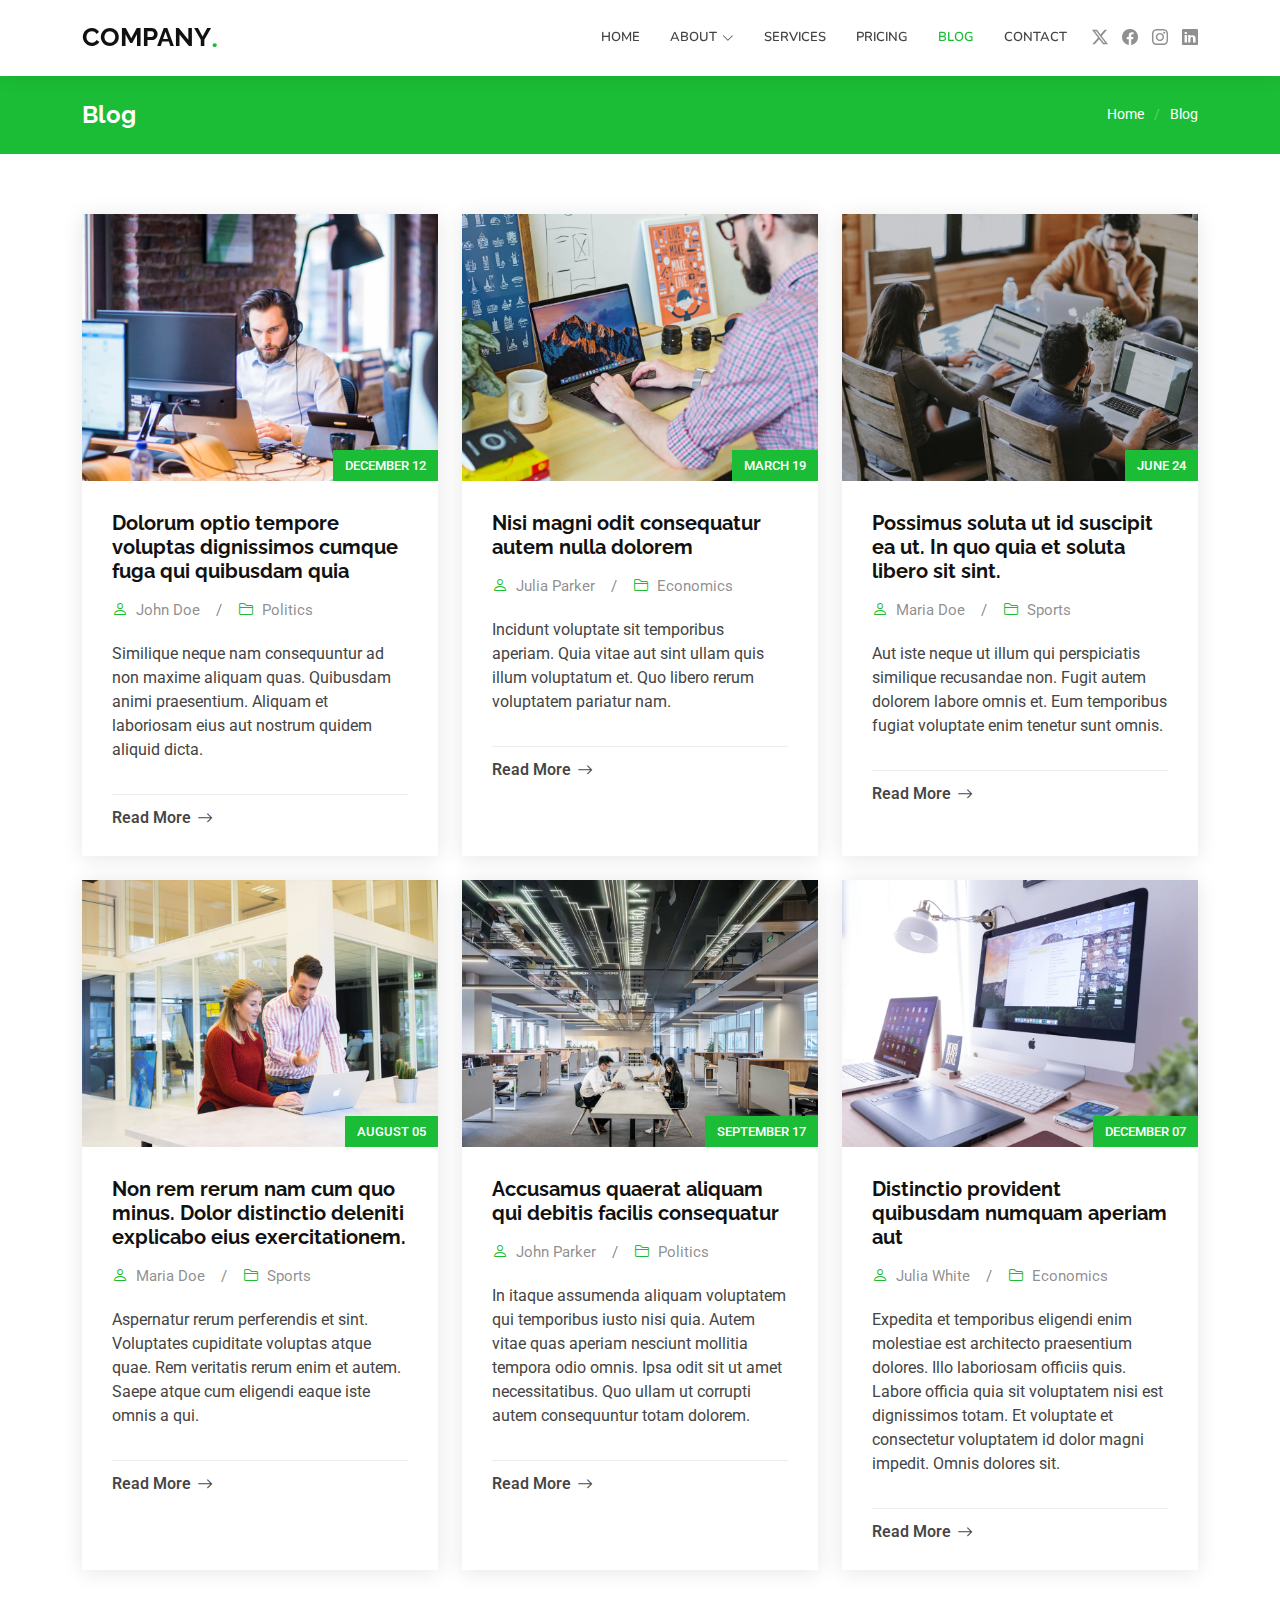
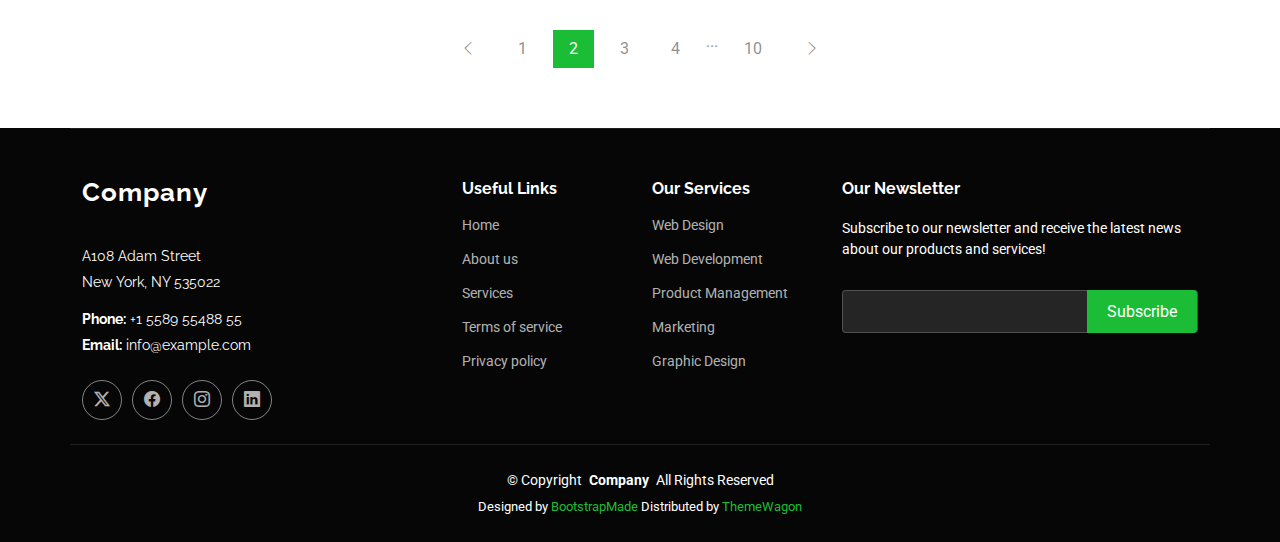
<file: blog.html>
<!DOCTYPE html>
<html lang="en">
  <head>
    <meta charset="utf-8" />
    <meta content="width=device-width, initial-scale=1.0" name="viewport" />
    <title>Blog - Company Bootstrap Template</title>
    <meta name="description" content="" />
    <meta name="keywords" content="" />

    <!-- Favicons -->
    <link href="assets/img/favicon.png" rel="icon" />
    <link href="assets/img/apple-touch-icon.png" rel="apple-touch-icon" />

    <!-- Fonts -->
    <link href="https://fonts.googleapis.com" rel="preconnect" />
    <link href="https://fonts.gstatic.com" rel="preconnect" crossorigin />
    <link
      href="https://fonts.googleapis.com/css2?family=Roboto:ital,wght@0,100;0,300;0,400;0,500;0,700;0,900;1,100;1,300;1,400;1,500;1,700;1,900&family=Raleway:ital,wght@0,100;0,200;0,300;0,400;0,500;0,600;0,700;0,800;0,900;1,100;1,200;1,300;1,400;1,500;1,600;1,700;1,800;1,900&family=Nunito:ital,wght@0,200;0,300;0,400;0,500;0,600;0,700;0,800;0,900;1,200;1,300;1,400;1,500;1,600;1,700;1,800;1,900&display=swap"
      rel="stylesheet"
    />

    <!-- Vendor CSS Files -->
    <link
      href="assets/vendor/bootstrap/css/bootstrap.min.css"
      rel="stylesheet"
    />
    <link
      href="assets/vendor/bootstrap-icons/bootstrap-icons.css"
      rel="stylesheet"
    />
    <link href="assets/vendor/aos/aos.css" rel="stylesheet" />
    <link
      href="assets/vendor/glightbox/css/glightbox.min.css"
      rel="stylesheet"
    />
    <link href="assets/vendor/swiper/swiper-bundle.min.css" rel="stylesheet" />

    <!-- Main CSS File -->
    <link href="assets/css/main.css" rel="stylesheet" />

    <!-- =======================================================
  * Template Name: Company
  * Template URL: https://bootstrapmade.com/company-free-html-bootstrap-template/
  * Updated: Aug 07 2024 with Bootstrap v5.3.3
  * Author: BootstrapMade.com
  * License: https://bootstrapmade.com/license/
  ======================================================== -->
  </head>

  <body class="blog-page">
    <header id="header" class="header d-flex align-items-center sticky-top">
      <div class="container position-relative d-flex align-items-center">
        <a href="index.html" class="logo d-flex align-items-center me-auto">
          <!-- Uncomment the line below if you also wish to use an image logo -->
          <!-- <img src="assets/img/logo.png" alt=""> -->
          <h1 class="sitename">Company</h1>
          <span>.</span>
        </a>

        <nav id="navmenu" class="navmenu">
          <ul>
            <li><a href="index.html#hero">Home</a></li>
            <li class="dropdown">
              <a href="about.html"
                ><span>About</span>
                <i class="bi bi-chevron-down toggle-dropdown"></i
              ></a>
              <ul>
                <li><a href="team.html">Team</a></li>
                <li><a href="testimonials.html">Testimonials</a></li>
                <li class="dropdown">
                  <a href="#"
                    ><span>Deep Dropdown</span>
                    <i class="bi bi-chevron-down toggle-dropdown"></i
                  ></a>
                  <ul>
                    <li><a href="#">Deep Dropdown 1</a></li>
                    <li><a href="#">Deep Dropdown 2</a></li>
                    <li><a href="#">Deep Dropdown 3</a></li>
                    <li><a href="#">Deep Dropdown 4</a></li>
                    <li><a href="#">Deep Dropdown 5</a></li>
                  </ul>
                </li>
              </ul>
            </li>
            <li><a href="services.html">Services</a></li>
            <li><a href="pricing.html">Pricing</a></li>
            <li><a href="blog.html" class="active">Blog</a></li>
            <li><a href="contact.html">Contact</a></li>
          </ul>
          <i class="mobile-nav-toggle d-xl-none bi bi-list"></i>
        </nav>

        <div class="header-social-links">
          <a href="#" class="twitter"><i class="bi bi-twitter-x"></i></a>
          <a href="#" class="facebook"><i class="bi bi-facebook"></i></a>
          <a href="#" class="instagram"><i class="bi bi-instagram"></i></a>
          <a href="#" class="linkedin"><i class="bi bi-linkedin"></i></a>
        </div>
      </div>
    </header>

    <main class="main">
      <!-- Page Title -->
      <div class="page-title accent-background">
        <div
          class="container d-lg-flex justify-content-between align-items-center"
        >
          <h1 class="mb-2 mb-lg-0">Blog</h1>
          <nav class="breadcrumbs">
            <ol>
              <li><a href="index.html">Home</a></li>
              <li class="current">Blog</li>
            </ol>
          </nav>
        </div>
      </div>
      <!-- End Page Title -->

      <!-- Blog Posts Section -->
      <section id="blog-posts" class="blog-posts section">
        <div class="container">
          <div class="row gy-4">
            <div class="col-lg-4">
              <article class="position-relative h-100">
                <div class="post-img position-relative overflow-hidden">
                  <img
                    src="assets/img/blog/blog-1.jpg"
                    class="img-fluid"
                    alt=""
                  />
                  <span class="post-date">December 12</span>
                </div>

                <div class="post-content d-flex flex-column">
                  <h3 class="post-title">
                    Dolorum optio tempore voluptas dignissimos cumque fuga qui
                    quibusdam quia
                  </h3>

                  <div class="meta d-flex align-items-center">
                    <div class="d-flex align-items-center">
                      <i class="bi bi-person"></i>
                      <span class="ps-2">John Doe</span>
                    </div>
                    <span class="px-3 text-black-50">/</span>
                    <div class="d-flex align-items-center">
                      <i class="bi bi-folder2"></i>
                      <span class="ps-2">Politics</span>
                    </div>
                  </div>

                  <p>
                    Similique neque nam consequuntur ad non maxime aliquam quas.
                    Quibusdam animi praesentium. Aliquam et laboriosam eius aut
                    nostrum quidem aliquid dicta.
                  </p>

                  <hr />

                  <a href="blog-details.html" class="readmore stretched-link"
                    ><span>Read More</span><i class="bi bi-arrow-right"></i
                  ></a>
                </div>
              </article>
            </div>
            <!-- End post list item -->

            <div class="col-lg-4">
              <article class="position-relative h-100">
                <div class="post-img position-relative overflow-hidden">
                  <img
                    src="assets/img/blog/blog-2.jpg"
                    class="img-fluid"
                    alt=""
                  />
                  <span class="post-date">March 19</span>
                </div>

                <div class="post-content d-flex flex-column">
                  <h3 class="post-title">
                    Nisi magni odit consequatur autem nulla dolorem
                  </h3>

                  <div class="meta d-flex align-items-center">
                    <div class="d-flex align-items-center">
                      <i class="bi bi-person"></i>
                      <span class="ps-2">Julia Parker</span>
                    </div>
                    <span class="px-3 text-black-50">/</span>
                    <div class="d-flex align-items-center">
                      <i class="bi bi-folder2"></i>
                      <span class="ps-2">Economics</span>
                    </div>
                  </div>

                  <p>
                    Incidunt voluptate sit temporibus aperiam. Quia vitae aut
                    sint ullam quis illum voluptatum et. Quo libero rerum
                    voluptatem pariatur nam.
                  </p>

                  <hr />

                  <a href="blog-details.html" class="readmore stretched-link"
                    ><span>Read More</span><i class="bi bi-arrow-right"></i
                  ></a>
                </div>
              </article>
            </div>
            <!-- End post list item -->

            <div class="col-lg-4">
              <article class="position-relative h-100">
                <div class="post-img position-relative overflow-hidden">
                  <img
                    src="assets/img/blog/blog-3.jpg"
                    class="img-fluid"
                    alt=""
                  />
                  <span class="post-date">June 24</span>
                </div>

                <div class="post-content d-flex flex-column">
                  <h3 class="post-title">
                    Possimus soluta ut id suscipit ea ut. In quo quia et soluta
                    libero sit sint.
                  </h3>

                  <div class="meta d-flex align-items-center">
                    <div class="d-flex align-items-center">
                      <i class="bi bi-person"></i>
                      <span class="ps-2">Maria Doe</span>
                    </div>
                    <span class="px-3 text-black-50">/</span>
                    <div class="d-flex align-items-center">
                      <i class="bi bi-folder2"></i>
                      <span class="ps-2">Sports</span>
                    </div>
                  </div>

                  <p>
                    Aut iste neque ut illum qui perspiciatis similique
                    recusandae non. Fugit autem dolorem labore omnis et. Eum
                    temporibus fugiat voluptate enim tenetur sunt omnis.
                  </p>

                  <hr />

                  <a href="blog-details.html" class="readmore stretched-link"
                    ><span>Read More</span><i class="bi bi-arrow-right"></i
                  ></a>
                </div>
              </article>
            </div>
            <!-- End post list item -->

            <div class="col-lg-4">
              <article class="position-relative h-100">
                <div class="post-img position-relative overflow-hidden">
                  <img
                    src="assets/img/blog/blog-4.jpg"
                    class="img-fluid"
                    alt=""
                  />
                  <span class="post-date">August 05</span>
                </div>

                <div class="post-content d-flex flex-column">
                  <h3 class="post-title">
                    Non rem rerum nam cum quo minus. Dolor distinctio deleniti
                    explicabo eius exercitationem.
                  </h3>

                  <div class="meta d-flex align-items-center">
                    <div class="d-flex align-items-center">
                      <i class="bi bi-person"></i>
                      <span class="ps-2">Maria Doe</span>
                    </div>
                    <span class="px-3 text-black-50">/</span>
                    <div class="d-flex align-items-center">
                      <i class="bi bi-folder2"></i>
                      <span class="ps-2">Sports</span>
                    </div>
                  </div>

                  <p>
                    Aspernatur rerum perferendis et sint. Voluptates cupiditate
                    voluptas atque quae. Rem veritatis rerum enim et autem.
                    Saepe atque cum eligendi eaque iste omnis a qui.
                  </p>

                  <hr />

                  <a href="blog-details.html" class="readmore stretched-link"
                    ><span>Read More</span><i class="bi bi-arrow-right"></i
                  ></a>
                </div>
              </article>
            </div>
            <!-- End post list item -->

            <div class="col-lg-4">
              <article class="position-relative h-100">
                <div class="post-img position-relative overflow-hidden">
                  <img
                    src="assets/img/blog/blog-5.jpg"
                    class="img-fluid"
                    alt=""
                  />
                  <span class="post-date">September 17</span>
                </div>

                <div class="post-content d-flex flex-column">
                  <h3 class="post-title">
                    Accusamus quaerat aliquam qui debitis facilis consequatur
                  </h3>

                  <div class="meta d-flex align-items-center">
                    <div class="d-flex align-items-center">
                      <i class="bi bi-person"></i>
                      <span class="ps-2">John Parker</span>
                    </div>
                    <span class="px-3 text-black-50">/</span>
                    <div class="d-flex align-items-center">
                      <i class="bi bi-folder2"></i>
                      <span class="ps-2">Politics</span>
                    </div>
                  </div>

                  <p>
                    In itaque assumenda aliquam voluptatem qui temporibus iusto
                    nisi quia. Autem vitae quas aperiam nesciunt mollitia
                    tempora odio omnis. Ipsa odit sit ut amet necessitatibus.
                    Quo ullam ut corrupti autem consequuntur totam dolorem.
                  </p>

                  <hr />

                  <a href="blog-details.html" class="readmore stretched-link"
                    ><span>Read More</span><i class="bi bi-arrow-right"></i
                  ></a>
                </div>
              </article>
            </div>
            <!-- End post list item -->

            <div class="col-lg-4">
              <article class="position-relative h-100">
                <div class="post-img position-relative overflow-hidden">
                  <img
                    src="assets/img/blog/blog-6.jpg"
                    class="img-fluid"
                    alt=""
                  />
                  <span class="post-date">December 07</span>
                </div>

                <div class="post-content d-flex flex-column">
                  <h3 class="post-title">
                    Distinctio provident quibusdam numquam aperiam aut
                  </h3>

                  <div class="meta d-flex align-items-center">
                    <div class="d-flex align-items-center">
                      <i class="bi bi-person"></i>
                      <span class="ps-2">Julia White</span>
                    </div>
                    <span class="px-3 text-black-50">/</span>
                    <div class="d-flex align-items-center">
                      <i class="bi bi-folder2"></i>
                      <span class="ps-2">Economics</span>
                    </div>
                  </div>

                  <p>
                    Expedita et temporibus eligendi enim molestiae est
                    architecto praesentium dolores. Illo laboriosam officiis
                    quis. Labore officia quia sit voluptatem nisi est
                    dignissimos totam. Et voluptate et consectetur voluptatem id
                    dolor magni impedit. Omnis dolores sit.
                  </p>

                  <hr />

                  <a href="blog-details.html" class="readmore stretched-link"
                    ><span>Read More</span><i class="bi bi-arrow-right"></i
                  ></a>
                </div>
              </article>
            </div>
            <!-- End post list item -->
          </div>
        </div>
      </section>
      <!-- /Blog Posts Section -->

      <!-- Blog Pagination Section -->
      <section id="blog-pagination" class="blog-pagination section">
        <div class="container">
          <div class="d-flex justify-content-center">
            <ul>
              <li>
                <a href="#"><i class="bi bi-chevron-left"></i></a>
              </li>
              <li><a href="#">1</a></li>
              <li><a href="#" class="active">2</a></li>
              <li><a href="#">3</a></li>
              <li><a href="#">4</a></li>
              <li>...</li>
              <li><a href="#">10</a></li>
              <li>
                <a href="#"><i class="bi bi-chevron-right"></i></a>
              </li>
            </ul>
          </div>
        </div>
      </section>
      <!-- /Blog Pagination Section -->
    </main>

    <footer id="footer" class="footer dark-background">
      <div class="container footer-top">
        <div class="row gy-4">
          <div class="col-lg-4 col-md-6 footer-about">
            <a href="index.html" class="logo d-flex align-items-center">
              <span class="sitename">Company</span>
            </a>
            <div class="footer-contact pt-3">
              <p>A108 Adam Street</p>
              <p>New York, NY 535022</p>
              <p class="mt-3">
                <strong>Phone:</strong> <span>+1 5589 55488 55</span>
              </p>
              <p><strong>Email:</strong> <span>info@example.com</span></p>
            </div>
            <div class="social-links d-flex mt-4">
              <a href=""><i class="bi bi-twitter-x"></i></a>
              <a href=""><i class="bi bi-facebook"></i></a>
              <a href=""><i class="bi bi-instagram"></i></a>
              <a href=""><i class="bi bi-linkedin"></i></a>
            </div>
          </div>

          <div class="col-lg-2 col-md-3 footer-links">
            <h4>Useful Links</h4>
            <ul>
              <li><a href="#">Home</a></li>
              <li><a href="#">About us</a></li>
              <li><a href="#">Services</a></li>
              <li><a href="#">Terms of service</a></li>
              <li><a href="#">Privacy policy</a></li>
            </ul>
          </div>

          <div class="col-lg-2 col-md-3 footer-links">
            <h4>Our Services</h4>
            <ul>
              <li><a href="#">Web Design</a></li>
              <li><a href="#">Web Development</a></li>
              <li><a href="#">Product Management</a></li>
              <li><a href="#">Marketing</a></li>
              <li><a href="#">Graphic Design</a></li>
            </ul>
          </div>

          <div class="col-lg-4 col-md-12 footer-newsletter">
            <h4>Our Newsletter</h4>
            <p>
              Subscribe to our newsletter and receive the latest news about our
              products and services!
            </p>
            <form
              action="forms/newsletter.php"
              method="post"
              class="php-email-form"
            >
              <div class="newsletter-form">
                <input type="email" name="email" /><input
                  type="submit"
                  value="Subscribe"
                />
              </div>
              <div class="loading">Loading</div>
              <div class="error-message"></div>
              <div class="sent-message">
                Your subscription request has been sent. Thank you!
              </div>
            </form>
          </div>
        </div>
      </div>

      <div class="container copyright text-center mt-4">
        <p>
          © <span>Copyright</span>
          <strong class="px-1 sitename">Company</strong>
          <span>All Rights Reserved</span>
        </p>
        <div class="credits">
          <!-- All the links in the footer should remain intact. -->
          <!-- You can delete the links only if you've purchased the pro version. -->
          <!-- Licensing information: https://bootstrapmade.com/license/ -->
          <!-- Purchase the pro version with working PHP/AJAX contact form: [buy-url] -->
          Designed by
          <a href="https://bootstrapmade.com/">BootstrapMade</a> Distributed by
          <a href=“https://themewagon.com>ThemeWagon
        </div>
      </div>
    </footer>

    <!-- Scroll Top -->
    <a
      href="#"
      id="scroll-top"
      class="scroll-top d-flex align-items-center justify-content-center"
      ><i class="bi bi-arrow-up-short"></i
    ></a>

    <!-- Preloader -->
    <div id="preloader"></div>

    <!-- Vendor JS Files -->
    <script src="assets/vendor/bootstrap/js/bootstrap.bundle.min.js"></script>
    <script src="assets/vendor/php-email-form/validate.js"></script>
    <script src="assets/vendor/aos/aos.js"></script>
    <script src="assets/vendor/glightbox/js/glightbox.min.js"></script>
    <script src="assets/vendor/imagesloaded/imagesloaded.pkgd.min.js"></script>
    <script src="assets/vendor/isotope-layout/isotope.pkgd.min.js"></script>
    <script src="assets/vendor/waypoints/noframework.waypoints.js"></script>
    <script src="assets/vendor/swiper/swiper-bundle.min.js"></script>

    <!-- Main JS File -->
    <script src="assets/js/main.js"></script>
  </body>
</html>
</file>
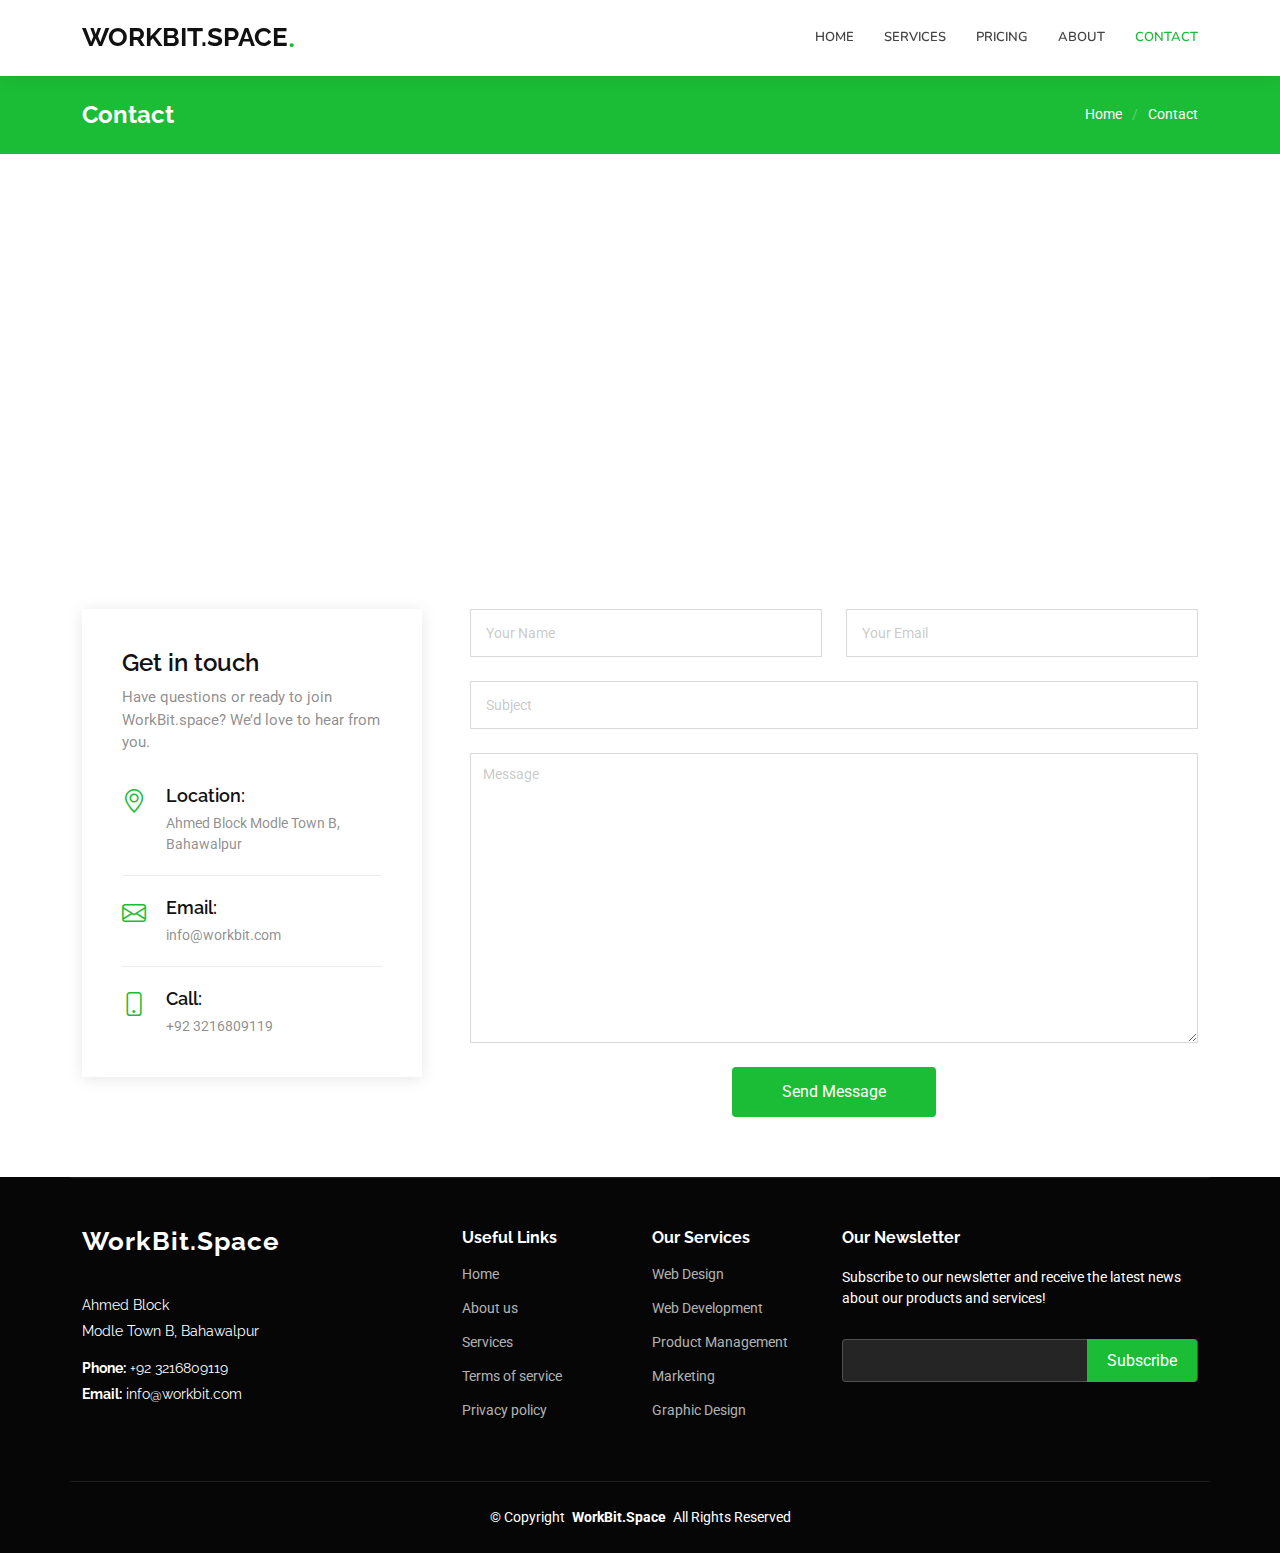
<file: contact.html>
<!DOCTYPE html>
<html lang="en">
  <head>
    <meta charset="utf-8" />
    <meta content="width=device-width, initial-scale=1.0" name="viewport" />
    <title>Contact - WorkBit.Space</title>
    <meta name="description" content="" />
    <meta name="keywords" content="" />

    <!-- Favicons -->
    <link href="assets/img/favicon.png" rel="icon" />
    <link href="assets/img/apple-touch-icon.png" rel="apple-touch-icon" />

    <!-- Fonts -->
    <link href="https://fonts.googleapis.com" rel="preconnect" />
    <link href="https://fonts.gstatic.com" rel="preconnect" crossorigin />
    <link
      href="https://fonts.googleapis.com/css2?family=Roboto:ital,wght@0,100;0,300;0,400;0,500;0,700;0,900;1,100;1,300;1,400;1,500;1,700;1,900&family=Raleway:ital,wght@0,100;0,200;0,300;0,400;0,500;0,600;0,700;0,800;0,900;1,100;1,200;1,300;1,400;1,500;1,600;1,700;1,800;1,900&family=Nunito:ital,wght@0,200;0,300;0,400;0,500;0,600;0,700;0,800;0,900;1,200;1,300;1,400;1,500;1,600;1,700;1,800;1,900&display=swap"
      rel="stylesheet"
    />

    <!-- Vendor CSS Files -->
    <link
      href="assets/vendor/bootstrap/css/bootstrap.min.css"
      rel="stylesheet"
    />
    <link
      href="assets/vendor/bootstrap-icons/bootstrap-icons.css"
      rel="stylesheet"
    />
    <link href="assets/vendor/aos/aos.css" rel="stylesheet" />
    <link
      href="assets/vendor/glightbox/css/glightbox.min.css"
      rel="stylesheet"
    />
    <link href="assets/vendor/swiper/swiper-bundle.min.css" rel="stylesheet" />

    <!-- Main CSS File -->
    <link href="assets/css/main.css" rel="stylesheet" />

    <!-- =======================================================
  * Template Name: Company
  * Template URL: https://bootstrapmade.com/company-free-html-bootstrap-template/
  * Updated: Aug 07 2024 with Bootstrap v5.3.3
  * Author: BootstrapMade.com
  * License: https://bootstrapmade.com/license/
  ======================================================== -->
  </head>

  <body class="contact-page">
    <header id="header" class="header d-flex align-items-center sticky-top">
      <div class="container position-relative d-flex align-items-center">
        <a href="index.html" class="logo d-flex align-items-center me-auto">
          <!-- Uncomment the line below if you also wish to use an image logo -->
          <!-- <img src="assets/img/logo.png" alt=""> -->
          <h1 class="sitename">WorkBit.space</h1>
          <span>.</span>
        </a>

        <nav id="navmenu" class="navmenu">
          <ul>
            <li><a href="index.html#hero">Home</a></li>
            <li><a href="services.html">Services</a></li>
            <li><a href="pricing.html">Pricing</a></li>
            <li class="dropdown">
              <a href="about.html">About</a>
            </li>
            <li><a href="contact.html" class="active">Contact</a></li>
          </ul>
          <i class="mobile-nav-toggle d-xl-none bi bi-list"></i>
        </nav>
      </div>
    </header>

    <main class="main">
      <!-- Page Title -->
      <div class="page-title accent-background">
        <div
          class="container d-lg-flex justify-content-between align-items-center"
        >
          <h1 class="mb-2 mb-lg-0">Contact</h1>
          <nav class="breadcrumbs">
            <ol>
              <li><a href="index.html">Home</a></li>
              <li class="current">Contact</li>
            </ol>
          </nav>
        </div>
      </div>
      <!-- End Page Title -->

      <!-- Contact Section -->
      <section id="contact" class="contact section">
        <div class="mb-5">
          <iframe
            style="width: 100%; height: 400px"
            src="https://www.google.com/maps/embed?pb=!1m18!1m12!1m3!1d1361.4489632600067!2d71.6637067!3d29.3993358!2m3!1f0!2f0!3f0!3m2!1i1024!2i768!4f13.1!3m3!1m2!1s0x393b97002fc8e57f%3A0x2313cc744f4f1dcf!2sAhmad%20Block!5e0!3m2!1sen!2s!4v1726154970000!5m2!1sen!2s"
            frameborder="0"
            allowfullscreen=""
          ></iframe>
        </div>
        <!-- End Google Maps -->

        <div class="container" data-aos="fade">
          <div class="row gy-5 gx-lg-5">
            <div class="col-lg-4">
              <div class="info">
                <h3>Get in touch</h3>
                <p>
                  Have questions or ready to join WorkBit.space? We’d love to
                  hear from you.
                </p>

                <div class="info-item d-flex">
                  <i class="bi bi-geo-alt flex-shrink-0"></i>
                  <div>
                    <h4>Location:</h4>
                    <p>Ahmed Block Modle Town B, Bahawalpur</p>
                  </div>
                </div>
                <!-- End Info Item -->

                <div class="info-item d-flex">
                  <i class="bi bi-envelope flex-shrink-0"></i>
                  <div>
                    <h4>Email:</h4>
                    <p>info@workbit.com</p>
                  </div>
                </div>
                <!-- End Info Item -->

                <div class="info-item d-flex">
                  <i class="bi bi-phone flex-shrink-0"></i>
                  <div>
                    <h4>Call:</h4>
                    <p>+92 3216809119</p>
                  </div>
                </div>
                <!-- End Info Item -->
              </div>
            </div>

            <div class="col-lg-8">
              <form
                action="forms/contact.php"
                method="post"
                role="form"
                class="php-email-form"
              >
                <div class="row">
                  <div class="col-md-6 form-group">
                    <input
                      type="text"
                      name="name"
                      class="form-control"
                      id="name"
                      placeholder="Your Name"
                      required=""
                    />
                  </div>
                  <div class="col-md-6 form-group mt-3 mt-md-0">
                    <input
                      type="email"
                      class="form-control"
                      name="email"
                      id="email"
                      placeholder="Your Email"
                      required=""
                    />
                  </div>
                </div>
                <div class="form-group mt-3">
                  <input
                    type="text"
                    class="form-control"
                    name="subject"
                    id="subject"
                    placeholder="Subject"
                    required=""
                  />
                </div>
                <div class="form-group mt-3">
                  <textarea
                    class="form-control"
                    name="message"
                    placeholder="Message"
                    required=""
                  ></textarea>
                </div>
                <div class="my-3">
                  <div class="loading">Loading</div>
                  <div class="error-message"></div>
                  <div class="sent-message">
                    Your message has been sent. Thank you!
                  </div>
                </div>
                <div class="text-center">
                  <button type="submit">Send Message</button>
                </div>
              </form>
            </div>
            <!-- End Contact Form -->
          </div>
        </div>
      </section>
      <!-- /Contact Section -->
    </main>

    <footer id="footer" class="footer dark-background">
      <div class="container footer-top">
        <div class="row gy-4">
          <div class="col-lg-4 col-md-6 footer-about">
            <a href="index.html" class="logo d-flex align-items-center">
              <span class="sitename">WorkBit.Space</span>
            </a>
            <div class="footer-contact pt-3">
              <p>Ahmed Block</p>
              <p>Modle Town B, Bahawalpur</p>
              <p class="mt-3">
                <strong>Phone:</strong> <span>+92 3216809119</span>
              </p>
              <p><strong>Email:</strong> <span>info@workbit.com</span></p>
            </div>
          </div>

          <div class="col-lg-2 col-md-3 footer-links">
            <h4>Useful Links</h4>
            <ul>
              <li><a href="index.html">Home</a></li>
              <li><a href="about.html">About us</a></li>
              <li><a href="services.html">Services</a></li>
              <li><a href="#">Terms of service</a></li>
              <li><a href="#">Privacy policy</a></li>
            </ul>
          </div>

          <div class="col-lg-2 col-md-3 footer-links">
            <h4>Our Services</h4>
            <ul>
              <li><a href="#">Web Design</a></li>
              <li><a href="#">Web Development</a></li>
              <li><a href="#">Product Management</a></li>
              <li><a href="#">Marketing</a></li>
              <li><a href="#">Graphic Design</a></li>
            </ul>
          </div>

          <div class="col-lg-4 col-md-12 footer-newsletter">
            <h4>Our Newsletter</h4>
            <p>
              Subscribe to our newsletter and receive the latest news about our
              products and services!
            </p>
            <form
              action="forms/newsletter.php"
              method="post"
              class="php-email-form"
            >
              <div class="newsletter-form">
                <input type="email" name="email" /><input
                  type="submit"
                  value="Subscribe"
                />
              </div>
              <div class="loading">Loading</div>
              <div class="error-message"></div>
              <div class="sent-message">
                Your subscription request has been sent. Thank you!
              </div>
            </form>
          </div>
        </div>
      </div>

      <div class="container copyright text-center mt-4">
        <p>
          © <span>Copyright</span>
          <strong class="px-1 sitename">WorkBit.Space</strong>
          <span>All Rights Reserved</span>
        </p>
      </div>
    </footer>

    <!-- Scroll Top -->
    <a
      href="#"
      id="scroll-top"
      class="scroll-top d-flex align-items-center justify-content-center"
      ><i class="bi bi-arrow-up-short"></i
    ></a>

    <!-- Preloader -->
    <div id="preloader"></div>

    <!-- Vendor JS Files -->
    <script src="assets/vendor/bootstrap/js/bootstrap.bundle.min.js"></script>
    <script src="assets/vendor/php-email-form/validate.js"></script>
    <script src="assets/vendor/aos/aos.js"></script>
    <script src="assets/vendor/glightbox/js/glightbox.min.js"></script>
    <script src="assets/vendor/imagesloaded/imagesloaded.pkgd.min.js"></script>
    <script src="assets/vendor/isotope-layout/isotope.pkgd.min.js"></script>
    <script src="assets/vendor/waypoints/noframework.waypoints.js"></script>
    <script src="assets/vendor/swiper/swiper-bundle.min.js"></script>

    <!-- Main JS File -->
    <script src="assets/js/main.js"></script>
  </body>
</html>
</file>
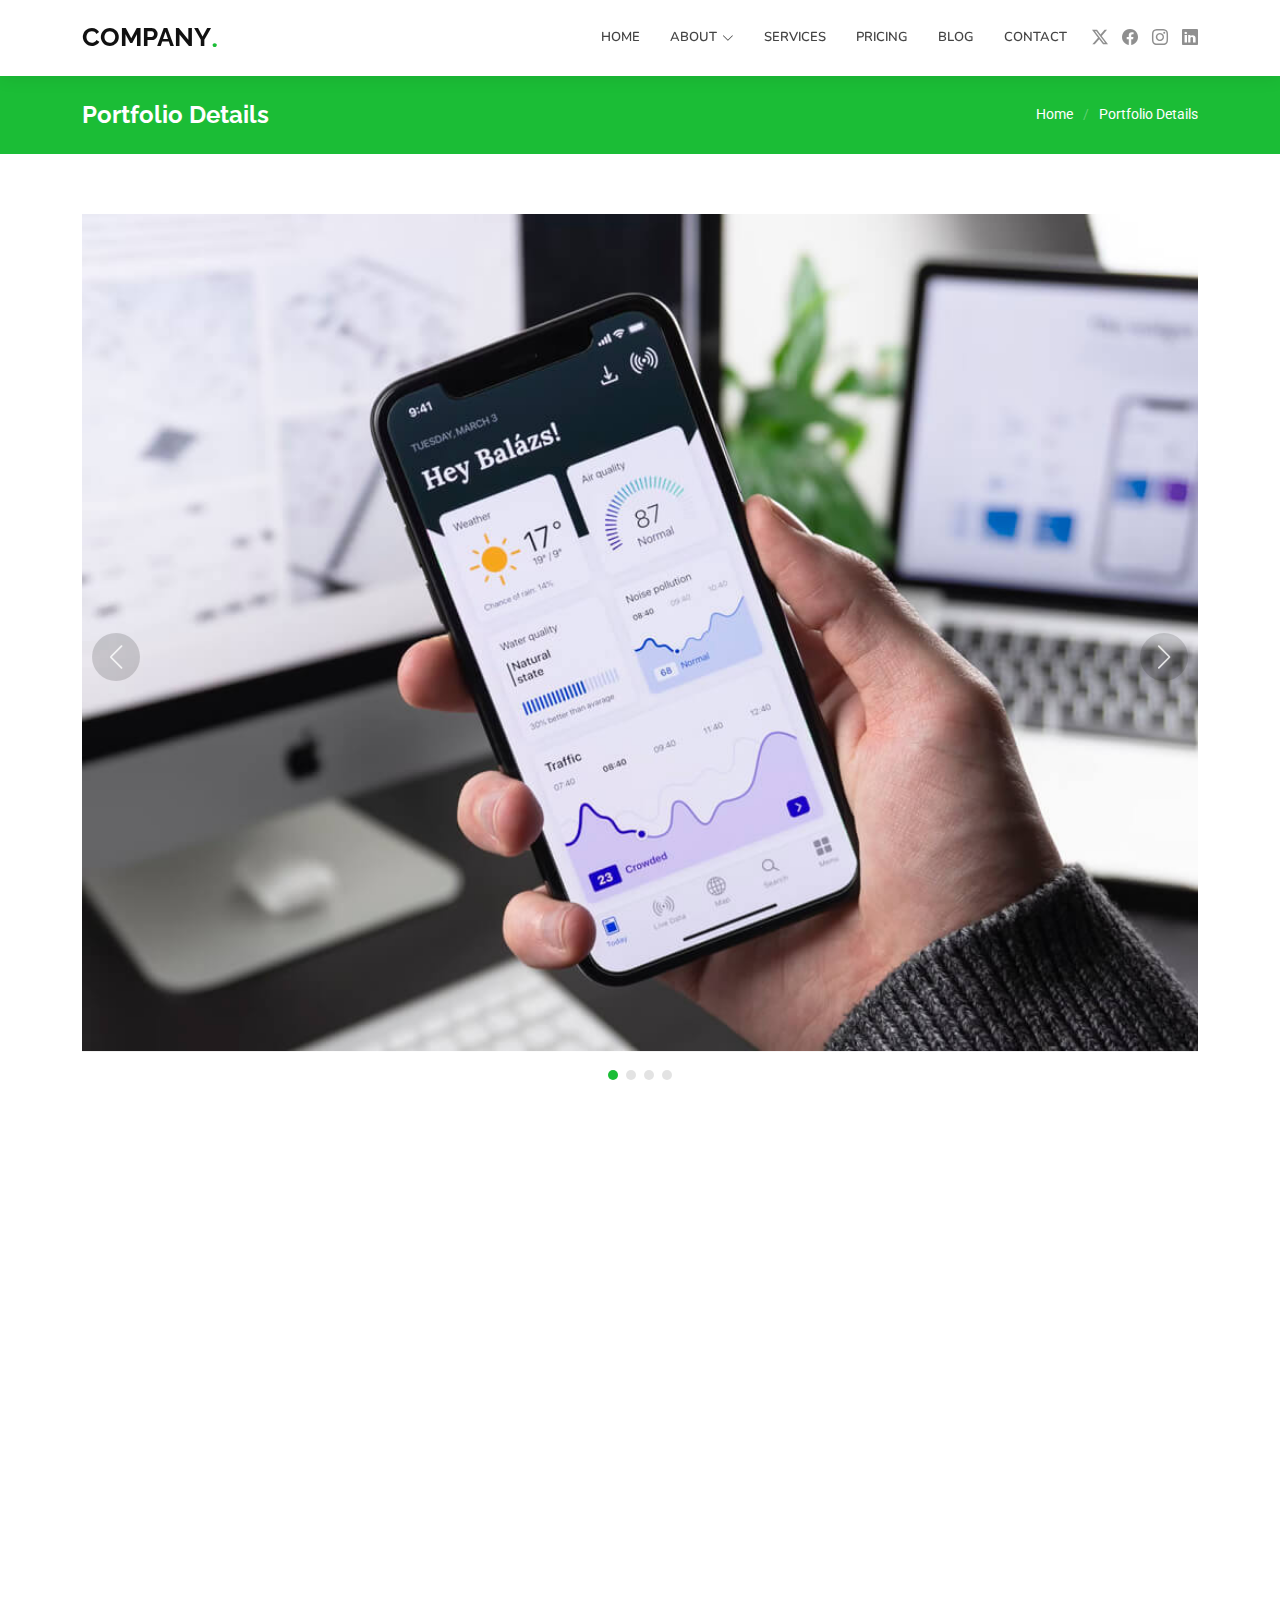
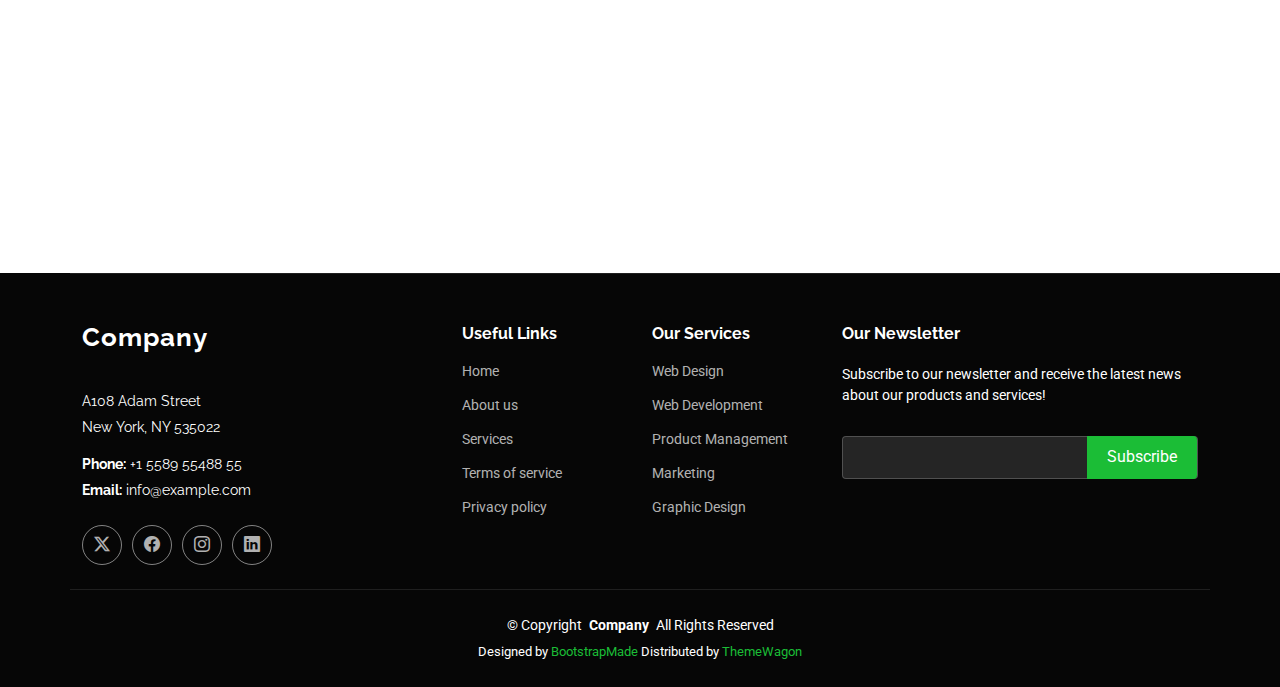
<file: portfolio-details.html>
<!DOCTYPE html>
<html lang="en">
  <head>
    <meta charset="utf-8" />
    <meta content="width=device-width, initial-scale=1.0" name="viewport" />
    <title>Portfolio Details - Company Bootstrap Template</title>
    <meta name="description" content="" />
    <meta name="keywords" content="" />

    <!-- Favicons -->
    <link href="assets/img/favicon.png" rel="icon" />
    <link href="assets/img/apple-touch-icon.png" rel="apple-touch-icon" />

    <!-- Fonts -->
    <link href="https://fonts.googleapis.com" rel="preconnect" />
    <link href="https://fonts.gstatic.com" rel="preconnect" crossorigin />
    <link
      href="https://fonts.googleapis.com/css2?family=Roboto:ital,wght@0,100;0,300;0,400;0,500;0,700;0,900;1,100;1,300;1,400;1,500;1,700;1,900&family=Raleway:ital,wght@0,100;0,200;0,300;0,400;0,500;0,600;0,700;0,800;0,900;1,100;1,200;1,300;1,400;1,500;1,600;1,700;1,800;1,900&family=Nunito:ital,wght@0,200;0,300;0,400;0,500;0,600;0,700;0,800;0,900;1,200;1,300;1,400;1,500;1,600;1,700;1,800;1,900&display=swap"
      rel="stylesheet"
    />

    <!-- Vendor CSS Files -->
    <link
      href="assets/vendor/bootstrap/css/bootstrap.min.css"
      rel="stylesheet"
    />
    <link
      href="assets/vendor/bootstrap-icons/bootstrap-icons.css"
      rel="stylesheet"
    />
    <link href="assets/vendor/aos/aos.css" rel="stylesheet" />
    <link
      href="assets/vendor/glightbox/css/glightbox.min.css"
      rel="stylesheet"
    />
    <link href="assets/vendor/swiper/swiper-bundle.min.css" rel="stylesheet" />

    <!-- Main CSS File -->
    <link href="assets/css/main.css" rel="stylesheet" />

    <!-- =======================================================
  * Template Name: Company
  * Template URL: https://bootstrapmade.com/company-free-html-bootstrap-template/
  * Updated: Aug 07 2024 with Bootstrap v5.3.3
  * Author: BootstrapMade.com
  * License: https://bootstrapmade.com/license/
  ======================================================== -->
  </head>

  <body class="portfolio-details-page">
    <header id="header" class="header d-flex align-items-center sticky-top">
      <div class="container position-relative d-flex align-items-center">
        <a href="index.html" class="logo d-flex align-items-center me-auto">
          <!-- Uncomment the line below if you also wish to use an image logo -->
          <!-- <img src="assets/img/logo.png" alt=""> -->
          <h1 class="sitename">Company</h1>
          <span>.</span>
        </a>

        <nav id="navmenu" class="navmenu">
          <ul>
            <li><a href="index.html#hero">Home</a></li>
            <li class="dropdown">
              <a href="about.html"
                ><span>About</span>
                <i class="bi bi-chevron-down toggle-dropdown"></i
              ></a>
              <ul>
                <li><a href="team.html">Team</a></li>
                <li><a href="testimonials.html">Testimonials</a></li>
                <li class="dropdown">
                  <a href="#"
                    ><span>Deep Dropdown</span>
                    <i class="bi bi-chevron-down toggle-dropdown"></i
                  ></a>
                  <ul>
                    <li><a href="#">Deep Dropdown 1</a></li>
                    <li><a href="#">Deep Dropdown 2</a></li>
                    <li><a href="#">Deep Dropdown 3</a></li>
                    <li><a href="#">Deep Dropdown 4</a></li>
                    <li><a href="#">Deep Dropdown 5</a></li>
                  </ul>
                </li>
              </ul>
            </li>
            <li><a href="services.html">Services</a></li>
            <li><a href="pricing.html">Pricing</a></li>
            <li><a href="blog.html">Blog</a></li>
            <li><a href="contact.html">Contact</a></li>
          </ul>
          <i class="mobile-nav-toggle d-xl-none bi bi-list"></i>
        </nav>

        <div class="header-social-links">
          <a href="#" class="twitter"><i class="bi bi-twitter-x"></i></a>
          <a href="#" class="facebook"><i class="bi bi-facebook"></i></a>
          <a href="#" class="instagram"><i class="bi bi-instagram"></i></a>
          <a href="#" class="linkedin"><i class="bi bi-linkedin"></i></a>
        </div>
      </div>
    </header>

    <main class="main">
      <!-- Page Title -->
      <div class="page-title accent-background">
        <div
          class="container d-lg-flex justify-content-between align-items-center"
        >
          <h1 class="mb-2 mb-lg-0">Portfolio Details</h1>
          <nav class="breadcrumbs">
            <ol>
              <li><a href="index.html">Home</a></li>
              <li class="current">Portfolio Details</li>
            </ol>
          </nav>
        </div>
      </div>
      <!-- End Page Title -->

      <!-- Portfolio Details Section -->
      <section id="portfolio-details" class="portfolio-details section">
        <div class="container" data-aos="fade-up">
          <div class="portfolio-details-slider swiper init-swiper">
            <script type="application/json" class="swiper-config">
              {
                "loop": true,
                "speed": 600,
                "autoplay": {
                  "delay": 5000
                },
                "slidesPerView": "auto",
                "navigation": {
                  "nextEl": ".swiper-button-next",
                  "prevEl": ".swiper-button-prev"
                },
                "pagination": {
                  "el": ".swiper-pagination",
                  "type": "bullets",
                  "clickable": true
                }
              }
            </script>
            <div class="swiper-wrapper align-items-center">
              <div class="swiper-slide">
                <img src="assets/img/portfolio/app-1.jpg" alt="" />
              </div>

              <div class="swiper-slide">
                <img src="assets/img/portfolio/product-1.jpg" alt="" />
              </div>

              <div class="swiper-slide">
                <img src="assets/img/portfolio/branding-1.jpg" alt="" />
              </div>

              <div class="swiper-slide">
                <img src="assets/img/portfolio/books-1.jpg" alt="" />
              </div>
            </div>
            <div class="swiper-button-prev"></div>
            <div class="swiper-button-next"></div>
            <div class="swiper-pagination"></div>
          </div>

          <div class="row justify-content-between gy-4 mt-4">
            <div class="col-lg-8" data-aos="fade-up">
              <div class="portfolio-description">
                <h2>This is an example of portfolio details</h2>
                <p>
                  Autem ipsum nam porro corporis rerum. Quis eos dolorem eos
                  itaque inventore commodi labore quia quia. Exercitationem
                  repudiandae officiis neque suscipit non officia eaque itaque
                  enim. Voluptatem officia accusantium nesciunt est omnis
                  tempora consectetur dignissimos. Sequi nulla at esse enim cum
                  deserunt eius.
                </p>
                <p>
                  Amet consequatur qui dolore veniam voluptatem voluptatem sit.
                  Non aspernatur atque natus ut cum nam et. Praesentium error
                  dolores rerum minus sequi quia veritatis eum. Eos et doloribus
                  doloremque nesciunt molestiae laboriosam.
                </p>

                <div class="testimonial-item">
                  <p>
                    <i class="bi bi-quote quote-icon-left"></i>
                    <span
                      >Export tempor illum tamen malis malis eram quae irure
                      esse labore quem cillum quid cillum eram malis quorum
                      velit fore eram velit sunt aliqua noster fugiat irure amet
                      legam anim culpa.</span
                    >
                    <i class="bi bi-quote quote-icon-right"></i>
                  </p>
                  <div>
                    <img
                      src="assets/img/testimonials/testimonials-2.jpg"
                      class="testimonial-img"
                      alt=""
                    />
                    <h3>Sara Wilsson</h3>
                    <h4>Designer</h4>
                  </div>
                </div>

                <p>
                  Impedit ipsum quae et aliquid doloribus et voluptatem quasi.
                  Perspiciatis occaecati earum et magnam animi. Quibusdam non
                  qui ea vitae suscipit vitae sunt. Repudiandae incidunt cumque
                  minus deserunt assumenda tempore. Delectus voluptas
                  necessitatibus est.
                </p>

                <p>
                  Sunt voluptatum sapiente facilis quo odio aut ipsum repellat
                  debitis. Molestiae et autem libero. Explicabo et quod
                  necessitatibus similique quis dolor eum. Numquam eaque
                  praesentium rem et qui nesciunt.
                </p>
              </div>
            </div>

            <div class="col-lg-3" data-aos="fade-up" data-aos-delay="100">
              <div class="portfolio-info">
                <h3>Project information</h3>
                <ul>
                  <li><strong>Category</strong> Web design</li>
                  <li><strong>Client</strong> ASU Company</li>
                  <li><strong>Project date</strong> 01 March, 2020</li>
                  <li>
                    <strong>Project URL</strong> <a href="#">www.example.com</a>
                  </li>
                  <li>
                    <a href="#" class="btn-visit align-self-start"
                      >Visit Website</a
                    >
                  </li>
                </ul>
              </div>
            </div>
          </div>
        </div>
      </section>
      <!-- /Portfolio Details Section -->
    </main>

    <footer id="footer" class="footer dark-background">
      <div class="container footer-top">
        <div class="row gy-4">
          <div class="col-lg-4 col-md-6 footer-about">
            <a href="index.html" class="logo d-flex align-items-center">
              <span class="sitename">Company</span>
            </a>
            <div class="footer-contact pt-3">
              <p>A108 Adam Street</p>
              <p>New York, NY 535022</p>
              <p class="mt-3">
                <strong>Phone:</strong> <span>+1 5589 55488 55</span>
              </p>
              <p><strong>Email:</strong> <span>info@example.com</span></p>
            </div>
            <div class="social-links d-flex mt-4">
              <a href=""><i class="bi bi-twitter-x"></i></a>
              <a href=""><i class="bi bi-facebook"></i></a>
              <a href=""><i class="bi bi-instagram"></i></a>
              <a href=""><i class="bi bi-linkedin"></i></a>
            </div>
          </div>

          <div class="col-lg-2 col-md-3 footer-links">
            <h4>Useful Links</h4>
            <ul>
              <li><a href="#">Home</a></li>
              <li><a href="#">About us</a></li>
              <li><a href="#">Services</a></li>
              <li><a href="#">Terms of service</a></li>
              <li><a href="#">Privacy policy</a></li>
            </ul>
          </div>

          <div class="col-lg-2 col-md-3 footer-links">
            <h4>Our Services</h4>
            <ul>
              <li><a href="#">Web Design</a></li>
              <li><a href="#">Web Development</a></li>
              <li><a href="#">Product Management</a></li>
              <li><a href="#">Marketing</a></li>
              <li><a href="#">Graphic Design</a></li>
            </ul>
          </div>

          <div class="col-lg-4 col-md-12 footer-newsletter">
            <h4>Our Newsletter</h4>
            <p>
              Subscribe to our newsletter and receive the latest news about our
              products and services!
            </p>
            <form
              action="forms/newsletter.php"
              method="post"
              class="php-email-form"
            >
              <div class="newsletter-form">
                <input type="email" name="email" /><input
                  type="submit"
                  value="Subscribe"
                />
              </div>
              <div class="loading">Loading</div>
              <div class="error-message"></div>
              <div class="sent-message">
                Your subscription request has been sent. Thank you!
              </div>
            </form>
          </div>
        </div>
      </div>

      <div class="container copyright text-center mt-4">
        <p>
          © <span>Copyright</span>
          <strong class="px-1 sitename">Company</strong>
          <span>All Rights Reserved</span>
        </p>
        <div class="credits">
          <!-- All the links in the footer should remain intact. -->
          <!-- You can delete the links only if you've purchased the pro version. -->
          <!-- Licensing information: https://bootstrapmade.com/license/ -->
          <!-- Purchase the pro version with working PHP/AJAX contact form: [buy-url] -->
          Designed by
          <a href="https://bootstrapmade.com/">BootstrapMade</a> Distributed by
          <a href=“https://themewagon.com>ThemeWagon
        </div>
      </div>
    </footer>

    <!-- Scroll Top -->
    <a
      href="#"
      id="scroll-top"
      class="scroll-top d-flex align-items-center justify-content-center"
      ><i class="bi bi-arrow-up-short"></i
    ></a>

    <!-- Preloader -->
    <div id="preloader"></div>

    <!-- Vendor JS Files -->
    <script src="assets/vendor/bootstrap/js/bootstrap.bundle.min.js"></script>
    <script src="assets/vendor/php-email-form/validate.js"></script>
    <script src="assets/vendor/aos/aos.js"></script>
    <script src="assets/vendor/glightbox/js/glightbox.min.js"></script>
    <script src="assets/vendor/imagesloaded/imagesloaded.pkgd.min.js"></script>
    <script src="assets/vendor/isotope-layout/isotope.pkgd.min.js"></script>
    <script src="assets/vendor/waypoints/noframework.waypoints.js"></script>
    <script src="assets/vendor/swiper/swiper-bundle.min.js"></script>

    <!-- Main JS File -->
    <script src="assets/js/main.js"></script>
  </body>
</html>
</file>
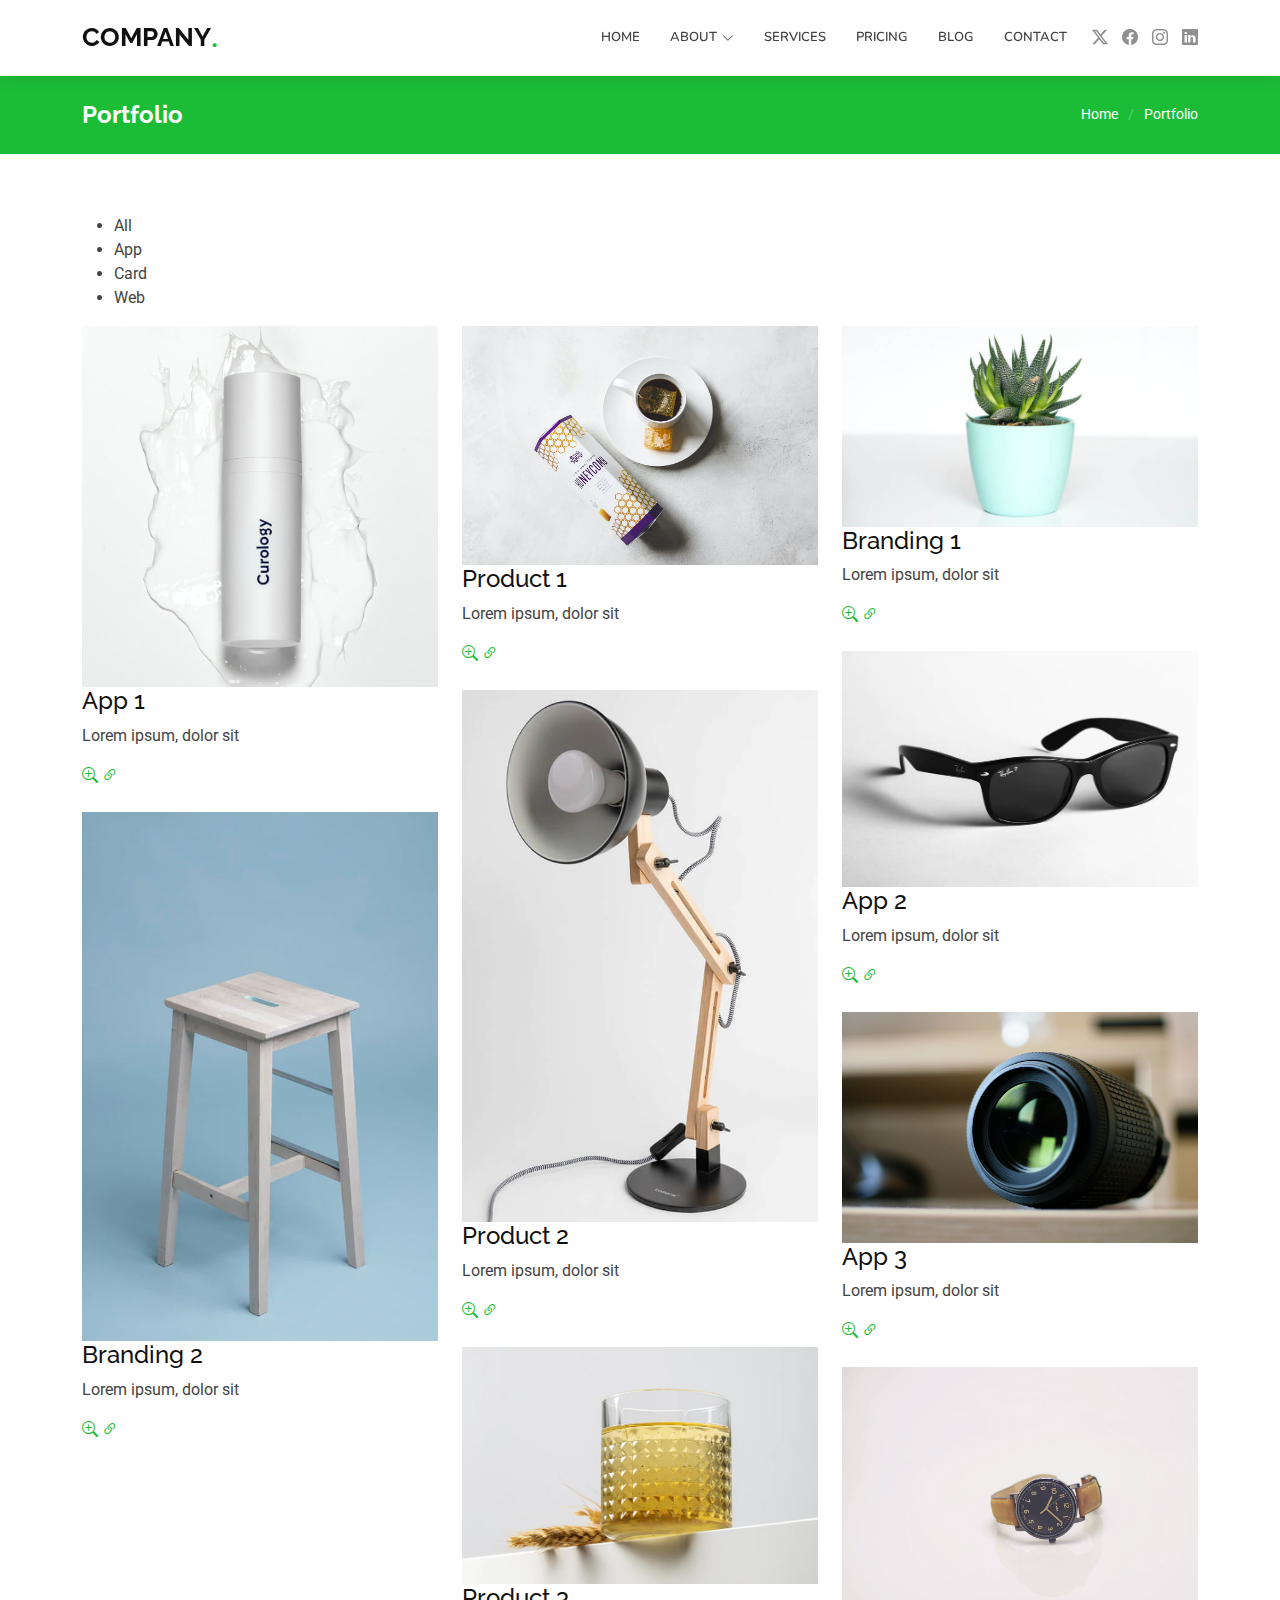
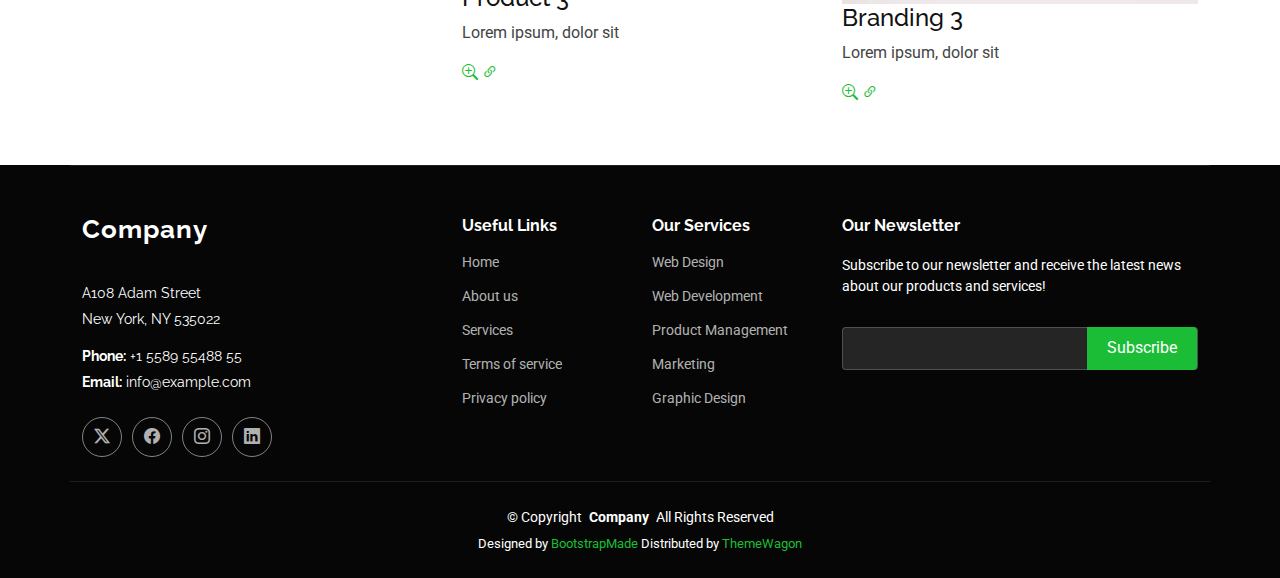
<file: portfolio.html>
<!DOCTYPE html>
<html lang="en">
  <head>
    <meta charset="utf-8" />
    <meta content="width=device-width, initial-scale=1.0" name="viewport" />
    <title>Portfolio - Company Bootstrap Template</title>
    <meta name="description" content="" />
    <meta name="keywords" content="" />

    <!-- Favicons -->
    <link href="assets/img/favicon.png" rel="icon" />
    <link href="assets/img/apple-touch-icon.png" rel="apple-touch-icon" />

    <!-- Fonts -->
    <link href="https://fonts.googleapis.com" rel="preconnect" />
    <link href="https://fonts.gstatic.com" rel="preconnect" crossorigin />
    <link
      href="https://fonts.googleapis.com/css2?family=Roboto:ital,wght@0,100;0,300;0,400;0,500;0,700;0,900;1,100;1,300;1,400;1,500;1,700;1,900&family=Raleway:ital,wght@0,100;0,200;0,300;0,400;0,500;0,600;0,700;0,800;0,900;1,100;1,200;1,300;1,400;1,500;1,600;1,700;1,800;1,900&family=Nunito:ital,wght@0,200;0,300;0,400;0,500;0,600;0,700;0,800;0,900;1,200;1,300;1,400;1,500;1,600;1,700;1,800;1,900&display=swap"
      rel="stylesheet"
    />

    <!-- Vendor CSS Files -->
    <link
      href="assets/vendor/bootstrap/css/bootstrap.min.css"
      rel="stylesheet"
    />
    <link
      href="assets/vendor/bootstrap-icons/bootstrap-icons.css"
      rel="stylesheet"
    />
    <link href="assets/vendor/aos/aos.css" rel="stylesheet" />
    <link
      href="assets/vendor/glightbox/css/glightbox.min.css"
      rel="stylesheet"
    />
    <link href="assets/vendor/swiper/swiper-bundle.min.css" rel="stylesheet" />

    <!-- Main CSS File -->
    <link href="assets/css/main.css" rel="stylesheet" />

    <!-- =======================================================
  * Template Name: Company
  * Template URL: https://bootstrapmade.com/company-free-html-bootstrap-template/
  * Updated: Aug 07 2024 with Bootstrap v5.3.3
  * Author: BootstrapMade.com
  * License: https://bootstrapmade.com/license/
  ======================================================== -->
  </head>

  <body class="portfolio-page">
    <header id="header" class="header d-flex align-items-center sticky-top">
      <div class="container position-relative d-flex align-items-center">
        <a href="index.html" class="logo d-flex align-items-center me-auto">
          <!-- Uncomment the line below if you also wish to use an image logo -->
          <!-- <img src="assets/img/logo.png" alt=""> -->
          <h1 class="sitename">Company</h1>
          <span>.</span>
        </a>

        <nav id="navmenu" class="navmenu">
          <ul>
            <li><a href="index.html#hero">Home</a></li>
            <li class="dropdown">
              <a href="about.html"
                ><span>About</span>
                <i class="bi bi-chevron-down toggle-dropdown"></i
              ></a>
              <ul>
                <li><a href="team.html">Team</a></li>
                <li><a href="testimonials.html">Testimonials</a></li>
                <li class="dropdown">
                  <a href="#"
                    ><span>Deep Dropdown</span>
                    <i class="bi bi-chevron-down toggle-dropdown"></i
                  ></a>
                  <ul>
                    <li><a href="#">Deep Dropdown 1</a></li>
                    <li><a href="#">Deep Dropdown 2</a></li>
                    <li><a href="#">Deep Dropdown 3</a></li>
                    <li><a href="#">Deep Dropdown 4</a></li>
                    <li><a href="#">Deep Dropdown 5</a></li>
                  </ul>
                </li>
              </ul>
            </li>
            <li><a href="services.html">Services</a></li>
            <li><a href="pricing.html">Pricing</a></li>
            <li><a href="blog.html">Blog</a></li>
            <li><a href="contact.html">Contact</a></li>
          </ul>
          <i class="mobile-nav-toggle d-xl-none bi bi-list"></i>
        </nav>

        <div class="header-social-links">
          <a href="#" class="twitter"><i class="bi bi-twitter-x"></i></a>
          <a href="#" class="facebook"><i class="bi bi-facebook"></i></a>
          <a href="#" class="instagram"><i class="bi bi-instagram"></i></a>
          <a href="#" class="linkedin"><i class="bi bi-linkedin"></i></a>
        </div>
      </div>
    </header>

    <main class="main">
      <!-- Page Title -->
      <div class="page-title accent-background">
        <div
          class="container d-lg-flex justify-content-between align-items-center"
        >
          <h1 class="mb-2 mb-lg-0">Portfolio</h1>
          <nav class="breadcrumbs">
            <ol>
              <li><a href="index.html">Home</a></li>
              <li class="current">Portfolio</li>
            </ol>
          </nav>
        </div>
      </div>
      <!-- End Page Title -->

      <!-- Portfolio Section -->
      <section id="portfolio" class="portfolio section">
        <div class="container">
          <div
            class="isotope-layout"
            data-default-filter="*"
            data-layout="masonry"
            data-sort="original-order"
          >
            <ul
              class="portfolio-filters isotope-filters"
              data-aos="fade-up"
              data-aos-delay="100"
            >
              <li data-filter="*" class="filter-active">All</li>
              <li data-filter=".filter-app">App</li>
              <li data-filter=".filter-product">Card</li>
              <li data-filter=".filter-branding">Web</li>
            </ul>
            <!-- End Portfolio Filters -->

            <div
              class="row gy-4 isotope-container"
              data-aos="fade-up"
              data-aos-delay="200"
            >
              <div
                class="col-lg-4 col-md-6 portfolio-item isotope-item filter-app"
              >
                <img
                  src="assets/img/masonry-portfolio/masonry-portfolio-1.jpg"
                  class="img-fluid"
                  alt=""
                />
                <div class="portfolio-info">
                  <h4>App 1</h4>
                  <p>Lorem ipsum, dolor sit</p>
                  <a
                    href="assets/img/masonry-portfolio/masonry-portfolio-1.jpg"
                    title="App 1"
                    data-gallery="portfolio-gallery-app"
                    class="glightbox preview-link"
                    ><i class="bi bi-zoom-in"></i
                  ></a>
                  <a
                    href="portfolio-details.html"
                    title="More Details"
                    class="details-link"
                    ><i class="bi bi-link-45deg"></i
                  ></a>
                </div>
              </div>
              <!-- End Portfolio Item -->

              <div
                class="col-lg-4 col-md-6 portfolio-item isotope-item filter-product"
              >
                <img
                  src="assets/img/masonry-portfolio/masonry-portfolio-2.jpg"
                  class="img-fluid"
                  alt=""
                />
                <div class="portfolio-info">
                  <h4>Product 1</h4>
                  <p>Lorem ipsum, dolor sit</p>
                  <a
                    href="assets/img/masonry-portfolio/masonry-portfolio-2.jpg"
                    title="Product 1"
                    data-gallery="portfolio-gallery-product"
                    class="glightbox preview-link"
                    ><i class="bi bi-zoom-in"></i
                  ></a>
                  <a
                    href="portfolio-details.html"
                    title="More Details"
                    class="details-link"
                    ><i class="bi bi-link-45deg"></i
                  ></a>
                </div>
              </div>
              <!-- End Portfolio Item -->

              <div
                class="col-lg-4 col-md-6 portfolio-item isotope-item filter-branding"
              >
                <img
                  src="assets/img/masonry-portfolio/masonry-portfolio-3.jpg"
                  class="img-fluid"
                  alt=""
                />
                <div class="portfolio-info">
                  <h4>Branding 1</h4>
                  <p>Lorem ipsum, dolor sit</p>
                  <a
                    href="assets/img/masonry-portfolio/masonry-portfolio-3.jpg"
                    title="Branding 1"
                    data-gallery="portfolio-gallery-branding"
                    class="glightbox preview-link"
                    ><i class="bi bi-zoom-in"></i
                  ></a>
                  <a
                    href="portfolio-details.html"
                    title="More Details"
                    class="details-link"
                    ><i class="bi bi-link-45deg"></i
                  ></a>
                </div>
              </div>
              <!-- End Portfolio Item -->

              <div
                class="col-lg-4 col-md-6 portfolio-item isotope-item filter-app"
              >
                <img
                  src="assets/img/masonry-portfolio/masonry-portfolio-4.jpg"
                  class="img-fluid"
                  alt=""
                />
                <div class="portfolio-info">
                  <h4>App 2</h4>
                  <p>Lorem ipsum, dolor sit</p>
                  <a
                    href="assets/img/masonry-portfolio/masonry-portfolio-4.jpg"
                    title="App 2"
                    data-gallery="portfolio-gallery-app"
                    class="glightbox preview-link"
                    ><i class="bi bi-zoom-in"></i
                  ></a>
                  <a
                    href="portfolio-details.html"
                    title="More Details"
                    class="details-link"
                    ><i class="bi bi-link-45deg"></i
                  ></a>
                </div>
              </div>
              <!-- End Portfolio Item -->

              <div
                class="col-lg-4 col-md-6 portfolio-item isotope-item filter-product"
              >
                <img
                  src="assets/img/masonry-portfolio/masonry-portfolio-5.jpg"
                  class="img-fluid"
                  alt=""
                />
                <div class="portfolio-info">
                  <h4>Product 2</h4>
                  <p>Lorem ipsum, dolor sit</p>
                  <a
                    href="assets/img/masonry-portfolio/masonry-portfolio-5.jpg"
                    title="Product 2"
                    data-gallery="portfolio-gallery-product"
                    class="glightbox preview-link"
                    ><i class="bi bi-zoom-in"></i
                  ></a>
                  <a
                    href="portfolio-details.html"
                    title="More Details"
                    class="details-link"
                    ><i class="bi bi-link-45deg"></i
                  ></a>
                </div>
              </div>
              <!-- End Portfolio Item -->

              <div
                class="col-lg-4 col-md-6 portfolio-item isotope-item filter-branding"
              >
                <img
                  src="assets/img/masonry-portfolio/masonry-portfolio-6.jpg"
                  class="img-fluid"
                  alt=""
                />
                <div class="portfolio-info">
                  <h4>Branding 2</h4>
                  <p>Lorem ipsum, dolor sit</p>
                  <a
                    href="assets/img/masonry-portfolio/masonry-portfolio-6.jpg"
                    title="Branding 2"
                    data-gallery="portfolio-gallery-branding"
                    class="glightbox preview-link"
                    ><i class="bi bi-zoom-in"></i
                  ></a>
                  <a
                    href="portfolio-details.html"
                    title="More Details"
                    class="details-link"
                    ><i class="bi bi-link-45deg"></i
                  ></a>
                </div>
              </div>
              <!-- End Portfolio Item -->

              <div
                class="col-lg-4 col-md-6 portfolio-item isotope-item filter-app"
              >
                <img
                  src="assets/img/masonry-portfolio/masonry-portfolio-7.jpg"
                  class="img-fluid"
                  alt=""
                />
                <div class="portfolio-info">
                  <h4>App 3</h4>
                  <p>Lorem ipsum, dolor sit</p>
                  <a
                    href="assets/img/masonry-portfolio/masonry-portfolio-7.jpg"
                    title="App 3"
                    data-gallery="portfolio-gallery-app"
                    class="glightbox preview-link"
                    ><i class="bi bi-zoom-in"></i
                  ></a>
                  <a
                    href="portfolio-details.html"
                    title="More Details"
                    class="details-link"
                    ><i class="bi bi-link-45deg"></i
                  ></a>
                </div>
              </div>
              <!-- End Portfolio Item -->

              <div
                class="col-lg-4 col-md-6 portfolio-item isotope-item filter-product"
              >
                <img
                  src="assets/img/masonry-portfolio/masonry-portfolio-8.jpg"
                  class="img-fluid"
                  alt=""
                />
                <div class="portfolio-info">
                  <h4>Product 3</h4>
                  <p>Lorem ipsum, dolor sit</p>
                  <a
                    href="assets/img/masonry-portfolio/masonry-portfolio-8.jpg"
                    title="Product 3"
                    data-gallery="portfolio-gallery-product"
                    class="glightbox preview-link"
                    ><i class="bi bi-zoom-in"></i
                  ></a>
                  <a
                    href="portfolio-details.html"
                    title="More Details"
                    class="details-link"
                    ><i class="bi bi-link-45deg"></i
                  ></a>
                </div>
              </div>
              <!-- End Portfolio Item -->

              <div
                class="col-lg-4 col-md-6 portfolio-item isotope-item filter-branding"
              >
                <img
                  src="assets/img/masonry-portfolio/masonry-portfolio-9.jpg"
                  class="img-fluid"
                  alt=""
                />
                <div class="portfolio-info">
                  <h4>Branding 3</h4>
                  <p>Lorem ipsum, dolor sit</p>
                  <a
                    href="assets/img/masonry-portfolio/masonry-portfolio-9.jpg"
                    title="Branding 2"
                    data-gallery="portfolio-gallery-branding"
                    class="glightbox preview-link"
                    ><i class="bi bi-zoom-in"></i
                  ></a>
                  <a
                    href="portfolio-details.html"
                    title="More Details"
                    class="details-link"
                    ><i class="bi bi-link-45deg"></i
                  ></a>
                </div>
              </div>
              <!-- End Portfolio Item -->
            </div>
            <!-- End Portfolio Container -->
          </div>
        </div>
      </section>
      <!-- /Portfolio Section -->
    </main>

    <footer id="footer" class="footer dark-background">
      <div class="container footer-top">
        <div class="row gy-4">
          <div class="col-lg-4 col-md-6 footer-about">
            <a href="index.html" class="logo d-flex align-items-center">
              <span class="sitename">Company</span>
            </a>
            <div class="footer-contact pt-3">
              <p>A108 Adam Street</p>
              <p>New York, NY 535022</p>
              <p class="mt-3">
                <strong>Phone:</strong> <span>+1 5589 55488 55</span>
              </p>
              <p><strong>Email:</strong> <span>info@example.com</span></p>
            </div>
            <div class="social-links d-flex mt-4">
              <a href=""><i class="bi bi-twitter-x"></i></a>
              <a href=""><i class="bi bi-facebook"></i></a>
              <a href=""><i class="bi bi-instagram"></i></a>
              <a href=""><i class="bi bi-linkedin"></i></a>
            </div>
          </div>

          <div class="col-lg-2 col-md-3 footer-links">
            <h4>Useful Links</h4>
            <ul>
              <li><a href="#">Home</a></li>
              <li><a href="#">About us</a></li>
              <li><a href="#">Services</a></li>
              <li><a href="#">Terms of service</a></li>
              <li><a href="#">Privacy policy</a></li>
            </ul>
          </div>

          <div class="col-lg-2 col-md-3 footer-links">
            <h4>Our Services</h4>
            <ul>
              <li><a href="#">Web Design</a></li>
              <li><a href="#">Web Development</a></li>
              <li><a href="#">Product Management</a></li>
              <li><a href="#">Marketing</a></li>
              <li><a href="#">Graphic Design</a></li>
            </ul>
          </div>

          <div class="col-lg-4 col-md-12 footer-newsletter">
            <h4>Our Newsletter</h4>
            <p>
              Subscribe to our newsletter and receive the latest news about our
              products and services!
            </p>
            <form
              action="forms/newsletter.php"
              method="post"
              class="php-email-form"
            >
              <div class="newsletter-form">
                <input type="email" name="email" /><input
                  type="submit"
                  value="Subscribe"
                />
              </div>
              <div class="loading">Loading</div>
              <div class="error-message"></div>
              <div class="sent-message">
                Your subscription request has been sent. Thank you!
              </div>
            </form>
          </div>
        </div>
      </div>

      <div class="container copyright text-center mt-4">
        <p>
          © <span>Copyright</span>
          <strong class="px-1 sitename">Company</strong>
          <span>All Rights Reserved</span>
        </p>
        <div class="credits">
          <!-- All the links in the footer should remain intact. -->
          <!-- You can delete the links only if you've purchased the pro version. -->
          <!-- Licensing information: https://bootstrapmade.com/license/ -->
          <!-- Purchase the pro version with working PHP/AJAX contact form: [buy-url] -->
          Designed by
          <a href="https://bootstrapmade.com/">BootstrapMade</a> Distributed by
          <a href=“https://themewagon.com>ThemeWagon
        </div>
      </div>
    </footer>

    <!-- Scroll Top -->
    <a
      href="#"
      id="scroll-top"
      class="scroll-top d-flex align-items-center justify-content-center"
      ><i class="bi bi-arrow-up-short"></i
    ></a>

    <!-- Preloader -->
    <div id="preloader"></div>

    <!-- Vendor JS Files -->
    <script src="assets/vendor/bootstrap/js/bootstrap.bundle.min.js"></script>
    <script src="assets/vendor/php-email-form/validate.js"></script>
    <script src="assets/vendor/aos/aos.js"></script>
    <script src="assets/vendor/glightbox/js/glightbox.min.js"></script>
    <script src="assets/vendor/imagesloaded/imagesloaded.pkgd.min.js"></script>
    <script src="assets/vendor/isotope-layout/isotope.pkgd.min.js"></script>
    <script src="assets/vendor/waypoints/noframework.waypoints.js"></script>
    <script src="assets/vendor/swiper/swiper-bundle.min.js"></script>

    <!-- Main JS File -->
    <script src="assets/js/main.js"></script>
  </body>
</html>
</file>
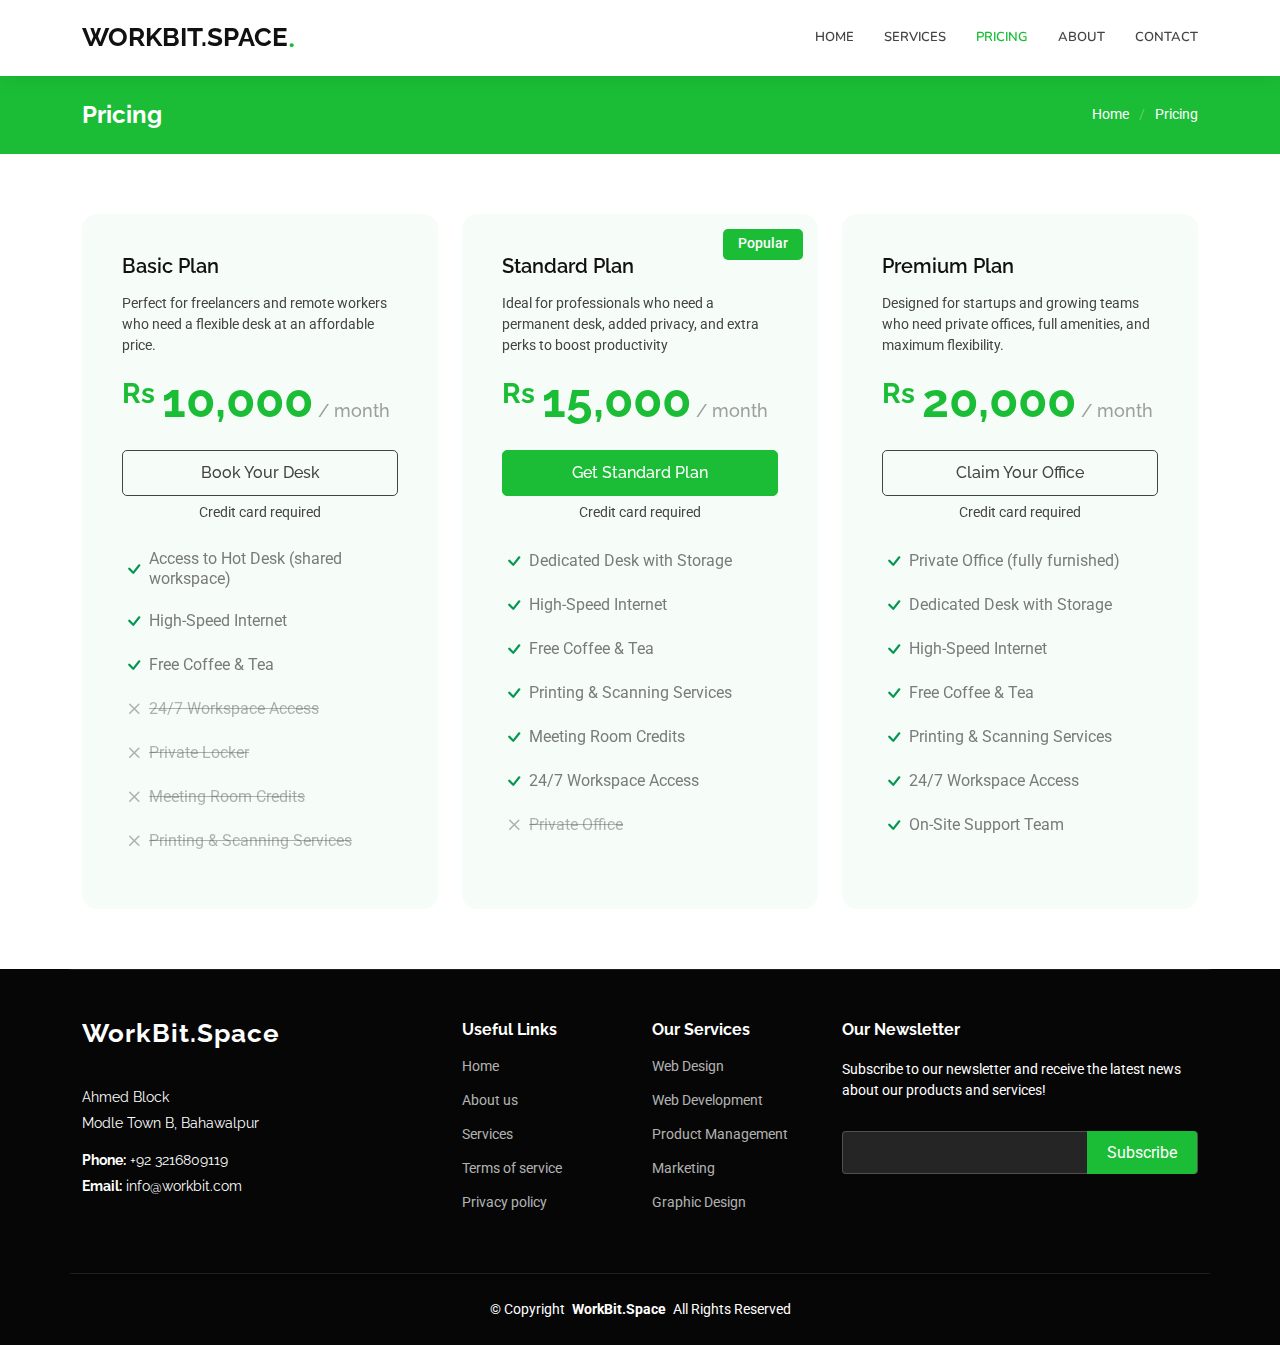
<file: pricing.html>
<!DOCTYPE html>
<html lang="en">
  <head>
    <meta charset="utf-8" />
    <meta content="width=device-width, initial-scale=1.0" name="viewport" />
    <title>Pricing - WorkBit.Space</title>
    <meta name="description" content="" />
    <meta name="keywords" content="" />

    <!-- Favicons -->
    <link href="assets/img/favicon.png" rel="icon" />
    <link href="assets/img/apple-touch-icon.png" rel="apple-touch-icon" />

    <!-- Fonts -->
    <link href="https://fonts.googleapis.com" rel="preconnect" />
    <link href="https://fonts.gstatic.com" rel="preconnect" crossorigin />
    <link
      href="https://fonts.googleapis.com/css2?family=Roboto:ital,wght@0,100;0,300;0,400;0,500;0,700;0,900;1,100;1,300;1,400;1,500;1,700;1,900&family=Raleway:ital,wght@0,100;0,200;0,300;0,400;0,500;0,600;0,700;0,800;0,900;1,100;1,200;1,300;1,400;1,500;1,600;1,700;1,800;1,900&family=Nunito:ital,wght@0,200;0,300;0,400;0,500;0,600;0,700;0,800;0,900;1,200;1,300;1,400;1,500;1,600;1,700;1,800;1,900&display=swap"
      rel="stylesheet"
    />

    <!-- Vendor CSS Files -->
    <link
      href="assets/vendor/bootstrap/css/bootstrap.min.css"
      rel="stylesheet"
    />
    <link
      href="assets/vendor/bootstrap-icons/bootstrap-icons.css"
      rel="stylesheet"
    />
    <link href="assets/vendor/aos/aos.css" rel="stylesheet" />
    <link
      href="assets/vendor/glightbox/css/glightbox.min.css"
      rel="stylesheet"
    />
    <link href="assets/vendor/swiper/swiper-bundle.min.css" rel="stylesheet" />

    <!-- Main CSS File -->
    <link href="assets/css/main.css" rel="stylesheet" />

    <!-- =======================================================
  * Template Name: Company
  * Template URL: https://bootstrapmade.com/company-free-html-bootstrap-template/
  * Updated: Aug 07 2024 with Bootstrap v5.3.3
  * Author: BootstrapMade.com
  * License: https://bootstrapmade.com/license/
  ======================================================== -->
  </head>

  <body class="pricing-page">
    <header id="header" class="header d-flex align-items-center sticky-top">
      <div class="container position-relative d-flex align-items-center">
        <a href="index.html" class="logo d-flex align-items-center me-auto">
          <!-- Uncomment the line below if you also wish to use an image logo -->
          <!-- <img src="assets/img/logo.png" alt=""> -->
          <h1 class="sitename">WorkBit.space</h1>
          <span>.</span>
        </a>

        <nav id="navmenu" class="navmenu">
          <ul>
            <li><a href="index.html#hero">Home</a></li>
            <li><a href="services.html">Services</a></li>
            <li><a href="pricing.html" class="active">Pricing</a></li>
            <li class="dropdown">
              <a href="about.html">About</a>
            </li>
            <li><a href="contact.html">Contact</a></li>
          </ul>
          <i class="mobile-nav-toggle d-xl-none bi bi-list"></i>
        </nav>
      </div>
    </header>

    <main class="main">
      <!-- Page Title -->
      <div class="page-title accent-background">
        <div
          class="container d-lg-flex justify-content-between align-items-center"
        >
          <h1 class="mb-2 mb-lg-0">Pricing</h1>
          <nav class="breadcrumbs">
            <ol>
              <li><a href="index.html">Home</a></li>
              <li class="current">Pricing</li>
            </ol>
          </nav>
        </div>
      </div>
      <!-- End Page Title -->

      <!-- Pricing Section -->
      <section id="pricing" class="pricing section">
        <div class="container">
          <div class="row gy-4">
            <div class="col-lg-4" data-aos="zoom-in" data-aos-delay="100">
              <div class="pricing-item">
                <h3>Basic Plan</h3>
                <p class="description">
                  Perfect for freelancers and remote workers who need a flexible
                  desk at an affordable price.
                </p>
                <h4><sup>Rs </sup>10,000<span> / month</span></h4>
                <a href="#" class="cta-btn">Book Your Desk</a>
                <p class="text-center small">Credit card required</p>
                <ul>
                  <li>
                    <i class="bi bi-check"></i>
                    <span>Access to Hot Desk (shared workspace)</span>
                  </li>
                  <li>
                    <i class="bi bi-check"></i>
                    <span>High-Speed Internet</span>
                  </li>
                  <li>
                    <i class="bi bi-check"></i>
                    <span>Free Coffee & Tea</span>
                  </li>
                  <li class="na">
                    <i class="bi bi-x"></i>
                    <span>24/7 Workspace Access</span>
                  </li>
                  <li class="na">
                    <i class="bi bi-x"></i>
                    <span>Private Locker</span>
                  </li>
                  <li class="na">
                    <i class="bi bi-x"></i>
                    <span>Meeting Room Credits</span>
                  </li>
                  <li class="na">
                    <i class="bi bi-x"></i>
                    <span>Printing & Scanning Services</span>
                  </li>
                </ul>
              </div>
            </div>
            <!-- End Pricing Item -->

            <div class="col-lg-4" data-aos="zoom-in" data-aos-delay="200">
              <div class="pricing-item featured">
                <p class="popular">Popular</p>
                <h3>Standard Plan</h3>
                <p class="description">
                  Ideal for professionals who need a permanent desk, added
                  privacy, and extra perks to boost productivity
                </p>
                <h4><sup>Rs </sup>15,000<span> / month</span></h4>
                <a href="#" class="cta-btn">Get Standard Plan</a>
                <p class="text-center small">Credit card required</p>
                <ul>
                  <li>
                    <i class="bi bi-check"></i>
                    <span>Dedicated Desk with Storage</span>
                  </li>
                  <li>
                    <i class="bi bi-check"></i>
                    <span>High-Speed Internet</span>
                  </li>
                  <li>
                    <i class="bi bi-check"></i>
                    <span>Free Coffee & Tea</span>
                  </li>
                  <li>
                    <i class="bi bi-check"></i>
                    <span>Printing & Scanning Services</span>
                  </li>
                  <li>
                    <i class="bi bi-check"></i>
                    <span>Meeting Room Credits</span>
                  </li>
                  <li>
                    <i class="bi bi-check"></i>
                    <span>24/7 Workspace Access</span>
                  </li>
                  <li class="na">
                    <i class="bi bi-x"></i>
                    <span>Private Office</span>
                  </li>
                </ul>
              </div>
            </div>
            <!-- End Pricing Item -->

            <div class="col-lg-4" data-aos="zoom-in" data-aos-delay="300">
              <div class="pricing-item">
                <h3>Premium Plan</h3>
                <p class="description">
                  Designed for startups and growing teams who need private
                  offices, full amenities, and maximum flexibility.
                </p>
                <h4><sup>Rs </sup>20,000<span> / month</span></h4>
                <a href="#" class="cta-btn">Claim Your Office</a>
                <p class="text-center small">Credit card required</p>
                <ul>
                  <li>
                    <i class="bi bi-check"></i>
                    <span>Private Office (fully furnished)</span>
                  </li>
                  <li>
                    <i class="bi bi-check"></i>
                    <span>Dedicated Desk with Storage</span>
                  </li>
                  <li>
                    <i class="bi bi-check"></i>
                    <span>High-Speed Internet</span>
                  </li>
                  <li>
                    <i class="bi bi-check"></i>
                    <span>Free Coffee & Tea</span>
                  </li>
                  <li>
                    <i class="bi bi-check"></i>
                    <span>Printing & Scanning Services</span>
                  </li>
                  <li>
                    <i class="bi bi-check"></i>
                    <span>24/7 Workspace Access</span>
                  </li>
                  <li>
                    <i class="bi bi-check"></i>
                    <span>On-Site Support Team</span>
                  </li>
                </ul>
              </div>
            </div>
            <!-- End Pricing Item -->
          </div>
        </div>
      </section>
      <!-- /Pricing Section -->
    </main>

    <footer id="footer" class="footer dark-background">
      <div class="container footer-top">
        <div class="row gy-4">
          <div class="col-lg-4 col-md-6 footer-about">
            <a href="index.html" class="logo d-flex align-items-center">
              <span class="sitename">WorkBit.Space</span>
            </a>
            <div class="footer-contact pt-3">
              <p>Ahmed Block</p>
              <p>Modle Town B, Bahawalpur</p>
              <p class="mt-3">
                <strong>Phone:</strong> <span>+92 3216809119</span>
              </p>
              <p><strong>Email:</strong> <span>info@workbit.com</span></p>
            </div>
          </div>

          <div class="col-lg-2 col-md-3 footer-links">
            <h4>Useful Links</h4>
            <ul>
              <li><a href="index.html">Home</a></li>
              <li><a href="about.html">About us</a></li>
              <li><a href="services.html">Services</a></li>
              <li><a href="#">Terms of service</a></li>
              <li><a href="#">Privacy policy</a></li>
            </ul>
          </div>

          <div class="col-lg-2 col-md-3 footer-links">
            <h4>Our Services</h4>
            <ul>
              <li><a href="#">Web Design</a></li>
              <li><a href="#">Web Development</a></li>
              <li><a href="#">Product Management</a></li>
              <li><a href="#">Marketing</a></li>
              <li><a href="#">Graphic Design</a></li>
            </ul>
          </div>

          <div class="col-lg-4 col-md-12 footer-newsletter">
            <h4>Our Newsletter</h4>
            <p>
              Subscribe to our newsletter and receive the latest news about our
              products and services!
            </p>
            <form
              action="forms/newsletter.php"
              method="post"
              class="php-email-form"
            >
              <div class="newsletter-form">
                <input type="email" name="email" /><input
                  type="submit"
                  value="Subscribe"
                />
              </div>
              <div class="loading">Loading</div>
              <div class="error-message"></div>
              <div class="sent-message">
                Your subscription request has been sent. Thank you!
              </div>
            </form>
          </div>
        </div>
      </div>

      <div class="container copyright text-center mt-4">
        <p>
          © <span>Copyright</span>
          <strong class="px-1 sitename">WorkBit.Space</strong>
          <span>All Rights Reserved</span>
        </p>
      </div>
    </footer>

    <!-- Scroll Top -->
    <a
      href="#"
      id="scroll-top"
      class="scroll-top d-flex align-items-center justify-content-center"
      ><i class="bi bi-arrow-up-short"></i
    ></a>

    <!-- Preloader -->
    <div id="preloader"></div>

    <!-- Vendor JS Files -->
    <script src="assets/vendor/bootstrap/js/bootstrap.bundle.min.js"></script>
    <script src="assets/vendor/php-email-form/validate.js"></script>
    <script src="assets/vendor/aos/aos.js"></script>
    <script src="assets/vendor/glightbox/js/glightbox.min.js"></script>
    <script src="assets/vendor/imagesloaded/imagesloaded.pkgd.min.js"></script>
    <script src="assets/vendor/isotope-layout/isotope.pkgd.min.js"></script>
    <script src="assets/vendor/waypoints/noframework.waypoints.js"></script>
    <script src="assets/vendor/swiper/swiper-bundle.min.js"></script>

    <!-- Main JS File -->
    <script src="assets/js/main.js"></script>
  </body>
</html>
</file>
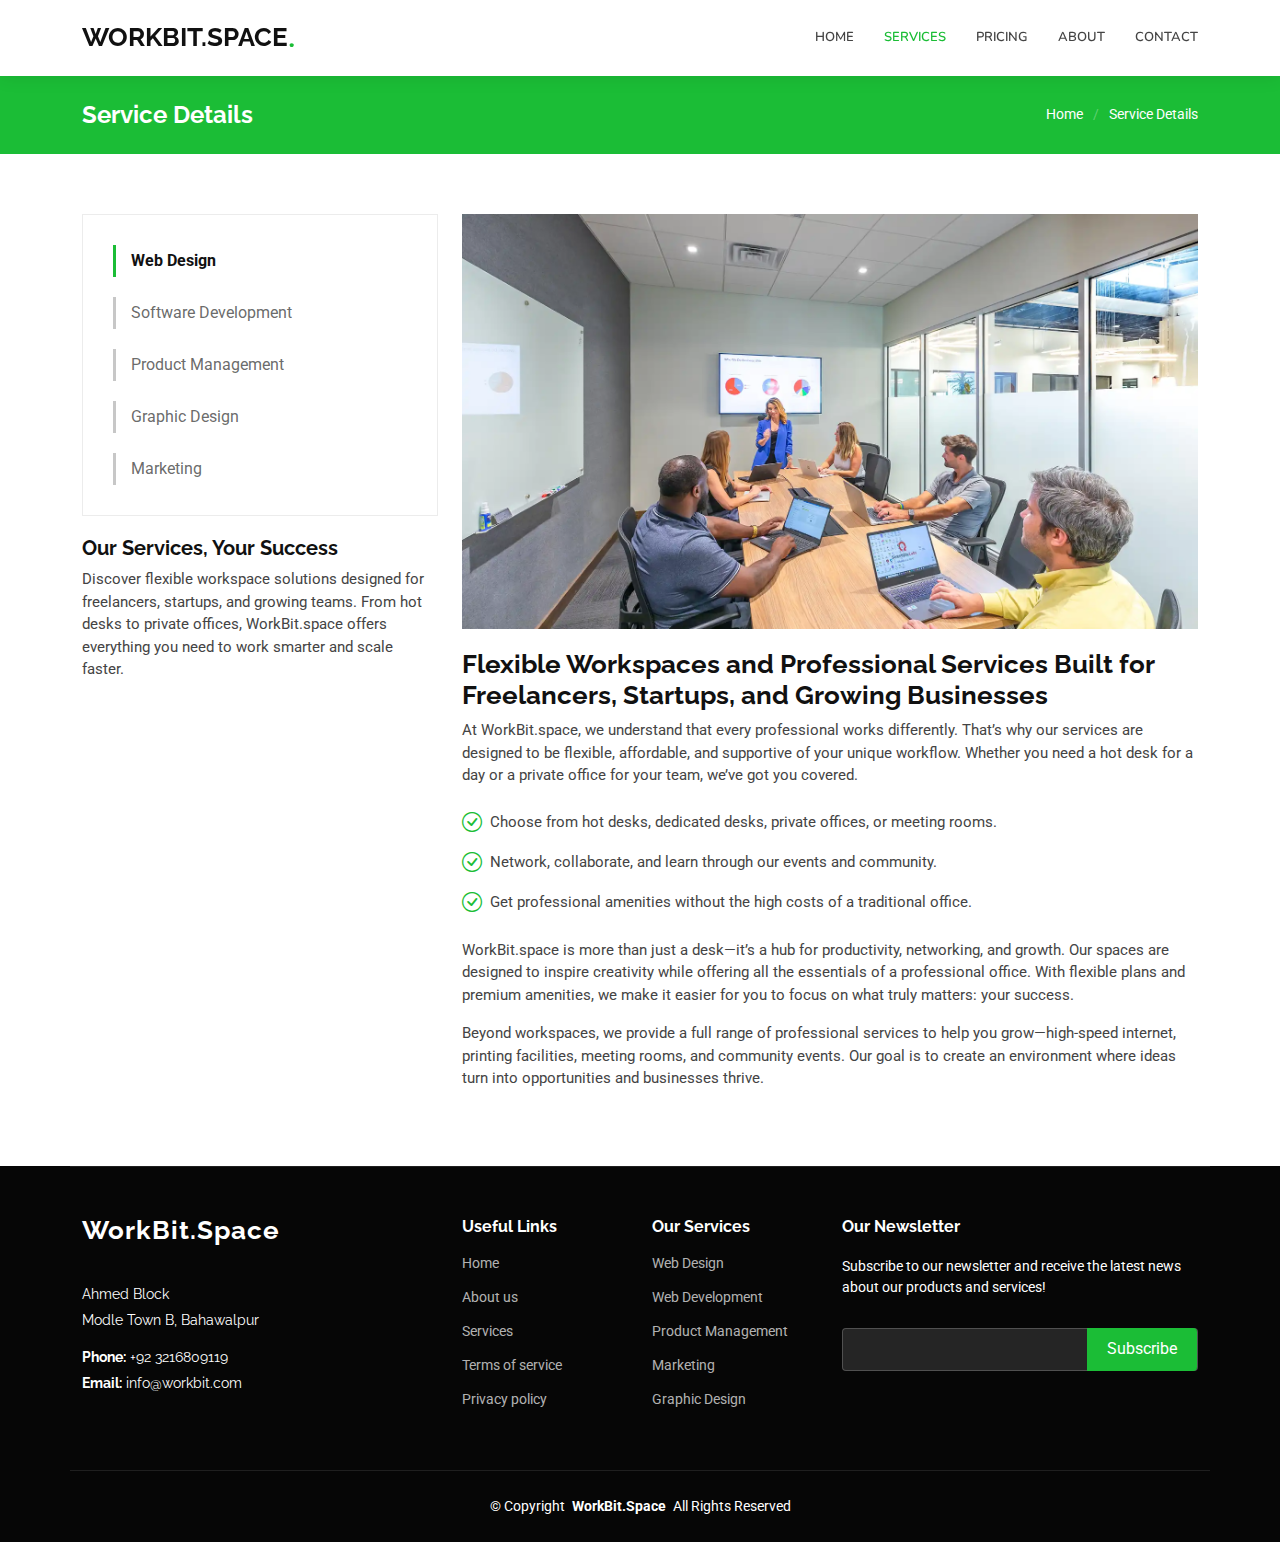
<file: service-details.html>
<!DOCTYPE html>
<html lang="en">
  <head>
    <meta charset="utf-8" />
    <meta content="width=device-width, initial-scale=1.0" name="viewport" />
    <title>Service Details - WorkBit.Space</title>
    <meta name="description" content="" />
    <meta name="keywords" content="" />

    <!-- Favicons -->
    <link href="assets/img/favicon.png" rel="icon" />
    <link href="assets/img/apple-touch-icon.png" rel="apple-touch-icon" />

    <!-- Fonts -->
    <link href="https://fonts.googleapis.com" rel="preconnect" />
    <link href="https://fonts.gstatic.com" rel="preconnect" crossorigin />
    <link
      href="https://fonts.googleapis.com/css2?family=Roboto:ital,wght@0,100;0,300;0,400;0,500;0,700;0,900;1,100;1,300;1,400;1,500;1,700;1,900&family=Raleway:ital,wght@0,100;0,200;0,300;0,400;0,500;0,600;0,700;0,800;0,900;1,100;1,200;1,300;1,400;1,500;1,600;1,700;1,800;1,900&family=Nunito:ital,wght@0,200;0,300;0,400;0,500;0,600;0,700;0,800;0,900;1,200;1,300;1,400;1,500;1,600;1,700;1,800;1,900&display=swap"
      rel="stylesheet"
    />

    <!-- Vendor CSS Files -->
    <link
      href="assets/vendor/bootstrap/css/bootstrap.min.css"
      rel="stylesheet"
    />
    <link
      href="assets/vendor/bootstrap-icons/bootstrap-icons.css"
      rel="stylesheet"
    />
    <link href="assets/vendor/aos/aos.css" rel="stylesheet" />
    <link
      href="assets/vendor/glightbox/css/glightbox.min.css"
      rel="stylesheet"
    />
    <link href="assets/vendor/swiper/swiper-bundle.min.css" rel="stylesheet" />

    <!-- Main CSS File -->
    <link href="assets/css/main.css" rel="stylesheet" />

    <!-- =======================================================
  * Template Name: Company
  * Template URL: https://bootstrapmade.com/company-free-html-bootstrap-template/
  * Updated: Aug 07 2024 with Bootstrap v5.3.3
  * Author: BootstrapMade.com
  * License: https://bootstrapmade.com/license/
  ======================================================== -->
  </head>

  <body class="service-details-page">
    <header id="header" class="header d-flex align-items-center sticky-top">
      <div class="container position-relative d-flex align-items-center">
        <a href="index.html" class="logo d-flex align-items-center me-auto">
          <!-- Uncomment the line below if you also wish to use an image logo -->
          <!-- <img src="assets/img/logo.png" alt=""> -->
          <h1 class="sitename">WorkBit.space</h1>
          <span>.</span>
        </a>

        <nav id="navmenu" class="navmenu">
          <ul>
            <li><a href="index.html#hero">Home</a></li>
            <li><a href="services.html" class="active">Services</a></li>
            <li><a href="pricing.html">Pricing</a></li>
            <li class="dropdown">
              <a href="about.html">About</a>
            </li>
            <li><a href="contact.html">Contact</a></li>
          </ul>
          <i class="mobile-nav-toggle d-xl-none bi bi-list"></i>
        </nav>
      </div>
    </header>
    <main class="main">
      <!-- Page Title -->
      <div class="page-title accent-background">
        <div
          class="container d-lg-flex justify-content-between align-items-center"
        >
          <h1 class="mb-2 mb-lg-0">Service Details</h1>
          <nav class="breadcrumbs">
            <ol>
              <li><a href="index.html">Home</a></li>
              <li class="current">Service Details</li>
            </ol>
          </nav>
        </div>
      </div>
      <!-- End Page Title -->

      <!-- Service Details Section -->
      <section id="service-details" class="service-details section">
        <div class="container">
          <div class="row gy-4">
            <div class="col-lg-4" data-aos="fade-up" data-aos-delay="100">
              <div class="services-list">
                <a href="#" class="active">Web Design</a>
                <a href="#">Software Development</a>
                <a href="#">Product Management</a>
                <a href="#">Graphic Design</a>
                <a href="#">Marketing</a>
              </div>

              <h4>Our Services, Your Success</h4>
              <p>
                Discover flexible workspace solutions designed for freelancers,
                startups, and growing teams. From hot desks to private offices,
                WorkBit.space offers everything you need to work smarter and
                scale faster.
              </p>
            </div>

            <div class="col-lg-8" data-aos="fade-up" data-aos-delay="200">
              <img
                src="assets/img/service-3.png"
                alt=""
                class="img-fluid services-img"
              />
              <h3>
                Flexible Workspaces and Professional Services Built for
                Freelancers, Startups, and Growing Businesses
              </h3>
              <p>
                At WorkBit.space, we understand that every professional works
                differently. That’s why our services are designed to be
                flexible, affordable, and supportive of your unique workflow.
                Whether you need a hot desk for a day or a private office for
                your team, we’ve got you covered.
              </p>
              <ul>
                <li>
                  <i class="bi bi-check-circle"></i>
                  <span
                    >Choose from hot desks, dedicated desks, private offices, or
                    meeting rooms.</span
                  >
                </li>
                <li>
                  <i class="bi bi-check-circle"></i>
                  <span>
                    Network, collaborate, and learn through our events and
                    community.</span
                  >
                </li>
                <li>
                  <i class="bi bi-check-circle"></i>
                  <span
                    >Get professional amenities without the high costs of a
                    traditional office.</span
                  >
                </li>
              </ul>
              <p>
                WorkBit.space is more than just a desk—it’s a hub for
                productivity, networking, and growth. Our spaces are designed to
                inspire creativity while offering all the essentials of a
                professional office. With flexible plans and premium amenities,
                we make it easier for you to focus on what truly matters: your
                success.
              </p>
              <p>
                Beyond workspaces, we provide a full range of professional
                services to help you grow—high-speed internet, printing
                facilities, meeting rooms, and community events. Our goal is to
                create an environment where ideas turn into opportunities and
                businesses thrive.
              </p>
            </div>
          </div>
        </div>
      </section>
      <!-- /Service Details Section -->
    </main>

    <footer id="footer" class="footer dark-background">
      <div class="container footer-top">
        <div class="row gy-4">
          <div class="col-lg-4 col-md-6 footer-about">
            <a href="index.html" class="logo d-flex align-items-center">
              <span class="sitename">WorkBit.Space</span>
            </a>
            <div class="footer-contact pt-3">
              <p>Ahmed Block</p>
              <p>Modle Town B, Bahawalpur</p>
              <p class="mt-3">
                <strong>Phone:</strong> <span>+92 3216809119</span>
              </p>
              <p><strong>Email:</strong> <span>info@workbit.com</span></p>
            </div>
          </div>

          <div class="col-lg-2 col-md-3 footer-links">
            <h4>Useful Links</h4>
            <ul>
              <li><a href="index.html#hero">Home</a></li>
              <li><a href="about.html">About us</a></li>
              <li><a href="services.html">Services</a></li>
              <li><a href="#">Terms of service</a></li>
              <li><a href="#">Privacy policy</a></li>
            </ul>
          </div>

          <div class="col-lg-2 col-md-3 footer-links">
            <h4>Our Services</h4>
            <ul>
              <li><a href="#">Web Design</a></li>
              <li><a href="#">Web Development</a></li>
              <li><a href="#">Product Management</a></li>
              <li><a href="#">Marketing</a></li>
              <li><a href="#">Graphic Design</a></li>
            </ul>
          </div>

          <div class="col-lg-4 col-md-12 footer-newsletter">
            <h4>Our Newsletter</h4>
            <p>
              Subscribe to our newsletter and receive the latest news about our
              products and services!
            </p>
            <form
              action="forms/newsletter.php"
              method="post"
              class="php-email-form"
            >
              <div class="newsletter-form">
                <input type="email" name="email" /><input
                  type="submit"
                  value="Subscribe"
                />
              </div>
              <div class="loading">Loading</div>
              <div class="error-message"></div>
              <div class="sent-message">
                Your subscription request has been sent. Thank you!
              </div>
            </form>
          </div>
        </div>
      </div>

      <div class="container copyright text-center mt-4">
        <p>
          © <span>Copyright</span>
          <strong class="px-1 sitename">WorkBit.Space</strong>
          <span>All Rights Reserved</span>
        </p>
      </div>
    </footer>

    <!-- Scroll Top -->
    <a
      href="#"
      id="scroll-top"
      class="scroll-top d-flex align-items-center justify-content-center"
      ><i class="bi bi-arrow-up-short"></i
    ></a>

    <!-- Preloader -->
    <div id="preloader"></div>

    <!-- Vendor JS Files -->
    <script src="assets/vendor/bootstrap/js/bootstrap.bundle.min.js"></script>
    <script src="assets/vendor/php-email-form/validate.js"></script>
    <script src="assets/vendor/aos/aos.js"></script>
    <script src="assets/vendor/glightbox/js/glightbox.min.js"></script>
    <script src="assets/vendor/imagesloaded/imagesloaded.pkgd.min.js"></script>
    <script src="assets/vendor/isotope-layout/isotope.pkgd.min.js"></script>
    <script src="assets/vendor/waypoints/noframework.waypoints.js"></script>
    <script src="assets/vendor/swiper/swiper-bundle.min.js"></script>

    <!-- Main JS File -->
    <script src="assets/js/main.js"></script>
  </body>
</html>
</file>
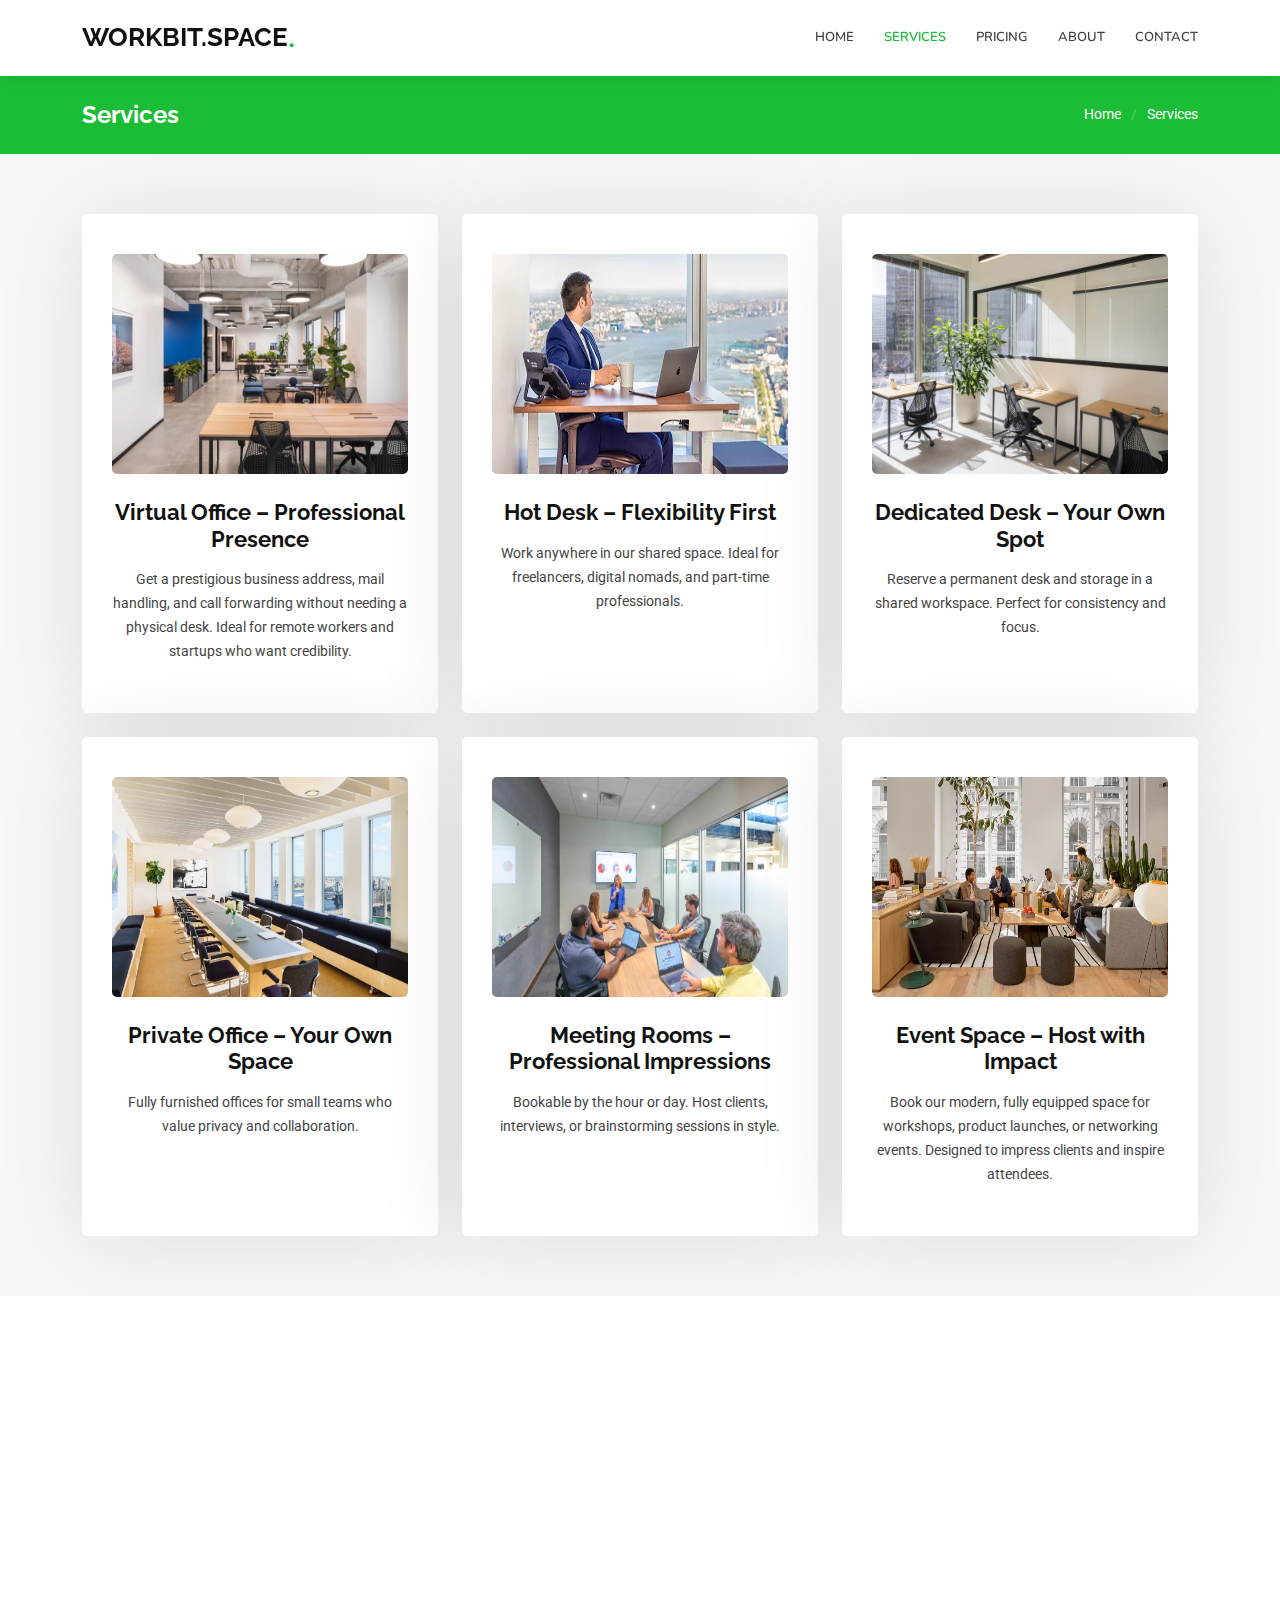
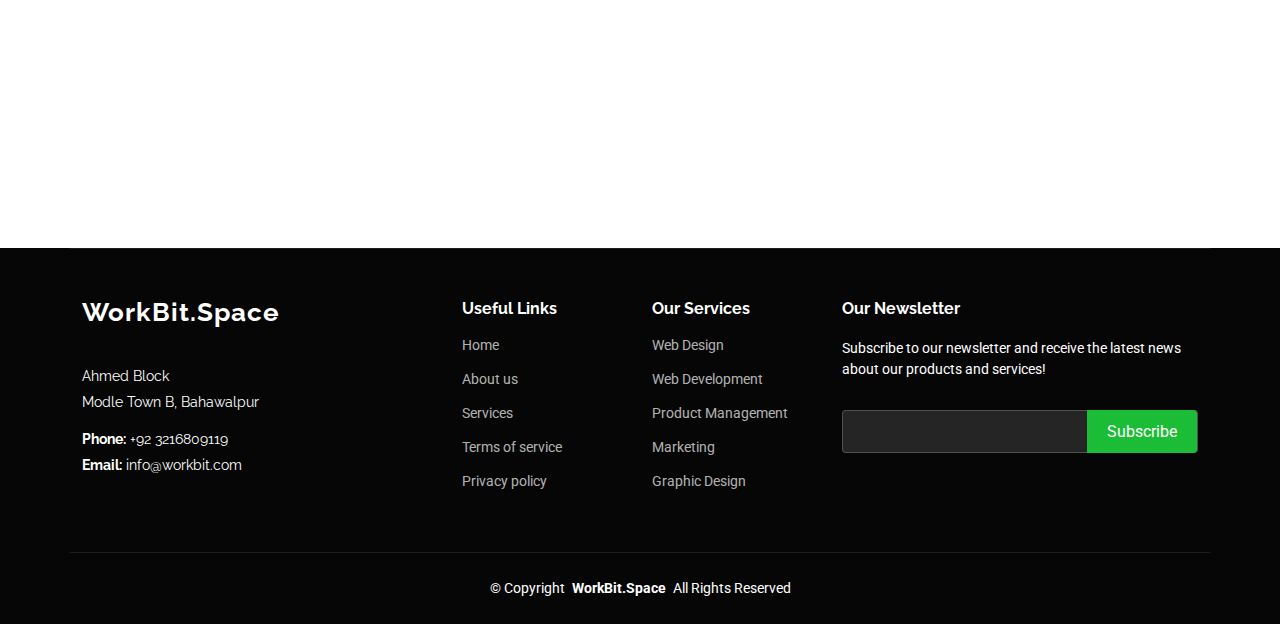
<file: services.html>
<!DOCTYPE html>
<html lang="en">
  <head>
    <meta charset="utf-8" />
    <meta content="width=device-width, initial-scale=1.0" name="viewport" />
    <title>Services - WorkBit.Space</title>
    <meta name="description" content="" />
    <meta name="keywords" content="" />

    <!-- Favicons -->
    <link href="assets/img/favicon.png" rel="icon" />
    <link href="assets/img/apple-touch-icon.png" rel="apple-touch-icon" />

    <!-- Fonts -->
    <link href="https://fonts.googleapis.com" rel="preconnect" />
    <link href="https://fonts.gstatic.com" rel="preconnect" crossorigin />
    <link
      href="https://fonts.googleapis.com/css2?family=Roboto:ital,wght@0,100;0,300;0,400;0,500;0,700;0,900;1,100;1,300;1,400;1,500;1,700;1,900&family=Raleway:ital,wght@0,100;0,200;0,300;0,400;0,500;0,600;0,700;0,800;0,900;1,100;1,200;1,300;1,400;1,500;1,600;1,700;1,800;1,900&family=Nunito:ital,wght@0,200;0,300;0,400;0,500;0,600;0,700;0,800;0,900;1,200;1,300;1,400;1,500;1,600;1,700;1,800;1,900&display=swap"
      rel="stylesheet"
    />

    <!-- Vendor CSS Files -->
    <link
      href="assets/vendor/bootstrap/css/bootstrap.min.css"
      rel="stylesheet"
    />
    <link
      href="assets/vendor/bootstrap-icons/bootstrap-icons.css"
      rel="stylesheet"
    />
    <link href="assets/vendor/aos/aos.css" rel="stylesheet" />
    <link
      href="assets/vendor/glightbox/css/glightbox.min.css"
      rel="stylesheet"
    />
    <link href="assets/vendor/swiper/swiper-bundle.min.css" rel="stylesheet" />

    <!-- Main CSS File -->
    <link href="assets/css/main.css" rel="stylesheet" />

    <!-- =======================================================
  * Template Name: Company
  * Template URL: https://bootstrapmade.com/company-free-html-bootstrap-template/
  * Updated: Aug 07 2024 with Bootstrap v5.3.3
  * Author: BootstrapMade.com
  * License: https://bootstrapmade.com/license/
  ======================================================== -->
  </head>

  <body class="services-page">
    <header id="header" class="header d-flex align-items-center sticky-top">
      <div class="container position-relative d-flex align-items-center">
        <a href="index.html" class="logo d-flex align-items-center me-auto">
          <!-- Uncomment the line below if you also wish to use an image logo -->
          <!-- <img src="assets/img/logo.png" alt=""> -->
          <h1 class="sitename">WorkBit.space</h1>
          <span>.</span>
        </a>

        <nav id="navmenu" class="navmenu">
          <ul>
            <li><a href="index.html#hero">Home</a></li>
            <li><a href="services.html" class="active">Services</a></li>
            <li><a href="pricing.html">Pricing</a></li>
            <li class="dropdown">
              <a href="about.html">About</a>
            </li>
            <li><a href="contact.html">Contact</a></li>
          </ul>
          <i class="mobile-nav-toggle d-xl-none bi bi-list"></i>
        </nav>
      </div>
    </header>

    <main class="main">
      <!-- Page Title -->
      <div class="page-title accent-background">
        <div
          class="container d-lg-flex justify-content-between align-items-center"
        >
          <h1 class="mb-2 mb-lg-0">Services</h1>
          <nav class="breadcrumbs">
            <ol>
              <li><a href="index.html">Home</a></li>
              <li class="current">Services</li>
            </ol>
          </nav>
        </div>
      </div>
      <!-- End Page Title -->

      <!-- Services Section -->
      <section id="services" class="services section light-background">
        <div class="container">
          <div class="row gy-4">
            <div
              class="col-lg-4 col-md-6"
              data-aos="fade-up"
              data-aos-delay="100"
            >
              <div class="service-item item-cyan position-relative">
                <div class="icon">
                  <img src="assets/img/service-1.png" alt="" />
                </div>
                <a href="service-details.html" class="stretched-link">
                  <h3>Virtual Office – Professional Presence</h3>
                </a>
                <p>
                  Get a prestigious business address, mail handling, and call
                  forwarding without needing a physical desk. Ideal for remote
                  workers and startups who want credibility.
                </p>
              </div>
            </div>
            <!-- End Service Item -->

            <div
              class="col-lg-4 col-md-6"
              data-aos="fade-up"
              data-aos-delay="200"
            >
              <div class="service-item item-orange position-relative">
                <div class="icon">
                  <img src="assets/img/service-2.png" alt="" />
                </div>
                <a href="service-details.html" class="stretched-link">
                  <h3>Hot Desk – Flexibility First</h3>
                </a>
                <p>
                  Work anywhere in our shared space. Ideal for freelancers,
                  digital nomads, and part-time professionals.
                </p>
              </div>
            </div>
            <!-- End Service Item -->

            <div
              class="col-lg-4 col-md-6"
              data-aos="fade-up"
              data-aos-delay="300"
            >
              <div class="service-item item-teal position-relative">
                <div class="icon">
                  <img src="assets/img/service-4.png" alt="" />
                </div>
                <a href="service-details.html" class="stretched-link">
                  <h3>Dedicated Desk – Your Own Spot</h3>
                </a>
                <p>
                  Reserve a permanent desk and storage in a shared workspace.
                  Perfect for consistency and focus.
                </p>
              </div>
            </div>
            <!-- End Service Item -->

            <div
              class="col-lg-4 col-md-6"
              data-aos="fade-up"
              data-aos-delay="400"
            >
              <div class="service-item item-red position-relative">
                <div class="icon">
                  <img src="assets/img/service-5.png" alt="" />
                </div>
                <a href="service-details.html" class="stretched-link">
                  <h3>Private Office – Your Own Space</h3>
                </a>
                <p>
                  Fully furnished offices for small teams who value privacy and
                  collaboration.
                </p>
                <a href="service-details.html" class="stretched-link"></a>
              </div>
            </div>
            <!-- End Service Item -->

            <div
              class="col-lg-4 col-md-6"
              data-aos="fade-up"
              data-aos-delay="500"
            >
              <div class="service-item item-indigo position-relative">
                <div class="icon">
                  <img src="assets/img/service-3.png" alt="" />
                </div>
                <a href="service-details.html" class="stretched-link">
                  <h3>Meeting Rooms – Professional Impressions</h3>
                </a>
                <p>
                  Bookable by the hour or day. Host clients, interviews, or
                  brainstorming sessions in style.
                </p>
                <a href="service-details.html" class="stretched-link"></a>
              </div>
            </div>
            <!-- End Service Item -->

            <div
              class="col-lg-4 col-md-6"
              data-aos="fade-up"
              data-aos-delay="600"
            >
              <div class="service-item item-pink position-relative">
                <div class="icon">
                  <img src="assets/img/service-6.png" alt="" />
                </div>
                <a href="service-details.html" class="stretched-link">
                  <h3>Event Space – Host with Impact</h3>
                </a>
                <p>
                  Book our modern, fully equipped space for workshops, product
                  launches, or networking events. Designed to impress clients
                  and inspire attendees.
                </p>
                <a href="service-details.html" class="stretched-link"></a>
              </div>
            </div>
            <!-- End Service Item -->
          </div>
        </div>
      </section>
      <!-- /Services Section -->

      <!-- Features Section -->
      <section id="features" class="features section">
        <!-- Section Title -->
        <div class="container section-title" data-aos="fade-up">
          <h2>Features</h2>
          <p>
            Everything you need to work smarter, connect better, and grow
            faster—all in one space.
          </p>
        </div>
        <!-- End Section Title -->

        <div class="container">
          <div class="row gy-4">
            <div
              class="col-lg-3 col-md-4"
              data-aos="fade-up"
              data-aos-delay="100"
            >
              <div class="features-item">
                <i class="bi bi-emoji-smile" style="color: #ffbb2c"></i>
                <h3>
                  <a href="" class="stretched-link">Affordable Memberships </a>
                </h3>
              </div>
            </div>
            <!-- End Feature Item -->

            <div
              class="col-lg-3 col-md-4"
              data-aos="fade-up"
              data-aos-delay="200"
            >
              <div class="features-item">
                <i class="bi bi-infinity" style="color: #5578ff"></i>
                <h3><a href="" class="stretched-link">24/7 Access</a></h3>
              </div>
            </div>
            <!-- End Feature Item -->

            <div
              class="col-lg-3 col-md-4"
              data-aos="fade-up"
              data-aos-delay="300"
            >
              <div class="features-item">
                <i class="bi bi-wifi" style="color: #e80368"></i>
                <h3>
                  <a href="" class="stretched-link">High-Speed Internet </a>
                </h3>
              </div>
            </div>
            <!-- End Feature Item -->

            <div
              class="col-lg-3 col-md-4"
              data-aos="fade-up"
              data-aos-delay="400"
            >
              <div class="features-item">
                <i class="bi bi-geo-alt" style="color: #e361ff"></i>
                <h3><a href="" class="stretched-link">Prime Location </a></h3>
              </div>
            </div>
            <!-- End Feature Item -->

            <div
              class="col-lg-3 col-md-4"
              data-aos="fade-up"
              data-aos-delay="500"
            >
              <div class="features-item">
                <i class="bi bi-people" style="color: #47aeff"></i>
                <h3>
                  <a href="" class="stretched-link">Professional Community </a>
                </h3>
              </div>
            </div>
            <!-- End Feature Item -->

            <div
              class="col-lg-3 col-md-4"
              data-aos="fade-up"
              data-aos-delay="600"
            >
              <div class="features-item">
                <i class="bi bi-link" style="color: #ffa76e"></i>
                <h3>
                  <a href="" class="stretched-link">Networking Events </a>
                </h3>
              </div>
            </div>
            <!-- End Feature Item -->

            <div
              class="col-lg-3 col-md-4"
              data-aos="fade-up"
              data-aos-delay="700"
            >
              <div class="features-item">
                <i class="bi bi-x-diamond" style="color: #11dbcf"></i>
                <h3>
                  <a href="" class="stretched-link">Modern Workspaces</a>
                </h3>
              </div>
            </div>
            <!-- End Feature Item -->

            <div
              class="col-lg-3 col-md-4"
              data-aos="fade-up"
              data-aos-delay="800"
            >
              <div class="features-item">
                <i class="bi bi-cup-hot" style="color: #4233ff"></i>
                <h3>
                  <a href="" class="stretched-link">Free Coffee & Comfort </a>
                </h3>
              </div>
            </div>
            <!-- End Feature Item -->

            <div
              class="col-lg-3 col-md-4"
              data-aos="fade-up"
              data-aos-delay="900"
            >
              <div class="features-item">
                <i class="bi bi-buildings" style="color: #b2904f"></i>
                <h3>
                  <a href="" class="stretched-link">On-Site Support Team </a>
                </h3>
              </div>
            </div>
            <!-- End Feature Item -->

            <div
              class="col-lg-3 col-md-4"
              data-aos="fade-up"
              data-aos-delay="1000"
            >
              <div class="features-item">
                <i class="bi bi-shield-check" style="color: #b20969"></i>
                <h3>
                  <a href="" class="stretched-link"
                    >Secure & Safe Environment
                  </a>
                </h3>
              </div>
            </div>
            <!-- End Feature Item -->

            <div
              class="col-lg-3 col-md-4"
              data-aos="fade-up"
              data-aos-delay="1100"
            >
              <div class="features-item">
                <i class="bi bi-printer" style="color: #ff5828"></i>
                <h3>
                  <a href="" class="stretched-link"
                    >Printing & Office Essentials
                  </a>
                </h3>
              </div>
            </div>
            <!-- End Feature Item -->

            <div
              class="col-lg-3 col-md-4"
              data-aos="fade-up"
              data-aos-delay="1200"
            >
              <div class="features-item">
                <i class="bi bi-brightness-high" style="color: #29cc61"></i>
                <h3>
                  <a href="" class="stretched-link">Customizable Plans</a>
                </h3>
              </div>
            </div>
            <!-- End Feature Item -->
          </div>
        </div>
      </section>
      <!-- /Features Section -->
    </main>

    <footer id="footer" class="footer dark-background">
      <div class="container footer-top">
        <div class="row gy-4">
          <div class="col-lg-4 col-md-6 footer-about">
            <a href="index.html" class="logo d-flex align-items-center">
              <span class="sitename">WorkBit.Space</span>
            </a>
            <div class="footer-contact pt-3">
              <p>Ahmed Block</p>
              <p>Modle Town B, Bahawalpur</p>
              <p class="mt-3">
                <strong>Phone:</strong> <span>+92 3216809119</span>
              </p>
              <p><strong>Email:</strong> <span>info@workbit.com</span></p>
            </div>
          </div>

          <div class="col-lg-2 col-md-3 footer-links">
            <h4>Useful Links</h4>
            <ul>
              <li><a href="index.html">Home</a></li>
              <li><a href="about.html">About us</a></li>
              <li><a href="services.html">Services</a></li>
              <li><a href="#">Terms of service</a></li>
              <li><a href="#">Privacy policy</a></li>
            </ul>
          </div>

          <div class="col-lg-2 col-md-3 footer-links">
            <h4>Our Services</h4>
            <ul>
              <li><a href="#">Web Design</a></li>
              <li><a href="#">Web Development</a></li>
              <li><a href="#">Product Management</a></li>
              <li><a href="#">Marketing</a></li>
              <li><a href="#">Graphic Design</a></li>
            </ul>
          </div>

          <div class="col-lg-4 col-md-12 footer-newsletter">
            <h4>Our Newsletter</h4>
            <p>
              Subscribe to our newsletter and receive the latest news about our
              products and services!
            </p>
            <form
              action="forms/newsletter.php"
              method="post"
              class="php-email-form"
            >
              <div class="newsletter-form">
                <input type="email" name="email" /><input
                  type="submit"
                  value="Subscribe"
                />
              </div>
              <div class="loading">Loading</div>
              <div class="error-message"></div>
              <div class="sent-message">
                Your subscription request has been sent. Thank you!
              </div>
            </form>
          </div>
        </div>
      </div>

      <div class="container copyright text-center mt-4">
        <p>
          © <span>Copyright</span>
          <strong class="px-1 sitename">WorkBit.Space</strong>
          <span>All Rights Reserved</span>
        </p>
      </div>
    </footer>

    <!-- Scroll Top -->
    <a
      href="#"
      id="scroll-top"
      class="scroll-top d-flex align-items-center justify-content-center"
      ><i class="bi bi-arrow-up-short"></i
    ></a>

    <!-- Preloader -->
    <div id="preloader"></div>

    <!-- Vendor JS Files -->
    <script src="assets/vendor/bootstrap/js/bootstrap.bundle.min.js"></script>
    <script src="assets/vendor/php-email-form/validate.js"></script>
    <script src="assets/vendor/aos/aos.js"></script>
    <script src="assets/vendor/glightbox/js/glightbox.min.js"></script>
    <script src="assets/vendor/imagesloaded/imagesloaded.pkgd.min.js"></script>
    <script src="assets/vendor/isotope-layout/isotope.pkgd.min.js"></script>
    <script src="assets/vendor/waypoints/noframework.waypoints.js"></script>
    <script src="assets/vendor/swiper/swiper-bundle.min.js"></script>

    <!-- Main JS File -->
    <script src="assets/js/main.js"></script>
  </body>
</html>
</file>
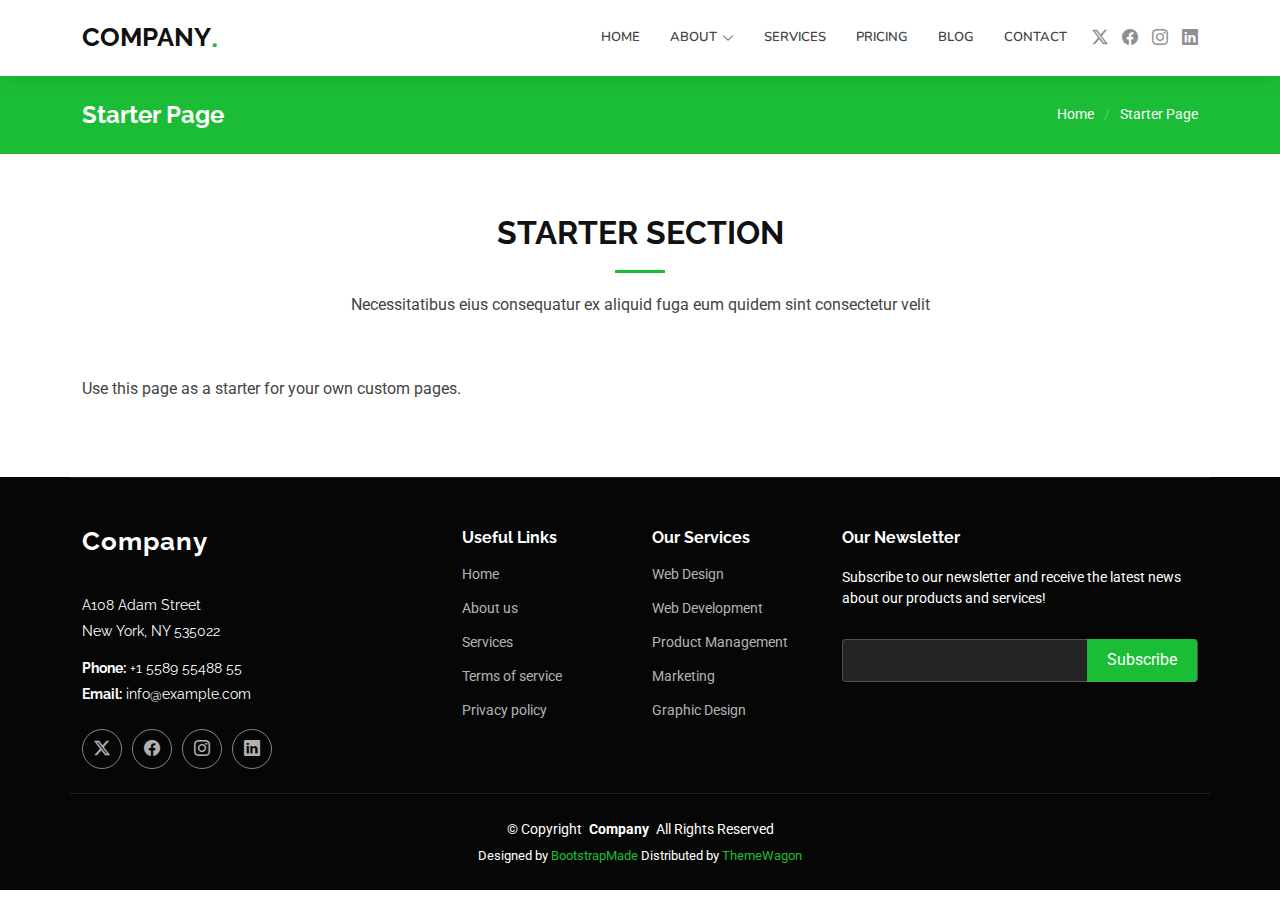
<file: starter-page.html>
<!DOCTYPE html>
<html lang="en">
  <head>
    <meta charset="utf-8" />
    <meta content="width=device-width, initial-scale=1.0" name="viewport" />
    <title>Starter Page - Company Bootstrap Template</title>
    <meta name="description" content="" />
    <meta name="keywords" content="" />

    <!-- Favicons -->
    <link href="assets/img/favicon.png" rel="icon" />
    <link href="assets/img/apple-touch-icon.png" rel="apple-touch-icon" />

    <!-- Fonts -->
    <link href="https://fonts.googleapis.com" rel="preconnect" />
    <link href="https://fonts.gstatic.com" rel="preconnect" crossorigin />
    <link
      href="https://fonts.googleapis.com/css2?family=Roboto:ital,wght@0,100;0,300;0,400;0,500;0,700;0,900;1,100;1,300;1,400;1,500;1,700;1,900&family=Raleway:ital,wght@0,100;0,200;0,300;0,400;0,500;0,600;0,700;0,800;0,900;1,100;1,200;1,300;1,400;1,500;1,600;1,700;1,800;1,900&family=Nunito:ital,wght@0,200;0,300;0,400;0,500;0,600;0,700;0,800;0,900;1,200;1,300;1,400;1,500;1,600;1,700;1,800;1,900&display=swap"
      rel="stylesheet"
    />

    <!-- Vendor CSS Files -->
    <link
      href="assets/vendor/bootstrap/css/bootstrap.min.css"
      rel="stylesheet"
    />
    <link
      href="assets/vendor/bootstrap-icons/bootstrap-icons.css"
      rel="stylesheet"
    />
    <link href="assets/vendor/aos/aos.css" rel="stylesheet" />
    <link
      href="assets/vendor/glightbox/css/glightbox.min.css"
      rel="stylesheet"
    />
    <link href="assets/vendor/swiper/swiper-bundle.min.css" rel="stylesheet" />

    <!-- Main CSS File -->
    <link href="assets/css/main.css" rel="stylesheet" />

    <!-- =======================================================
  * Template Name: Company
  * Template URL: https://bootstrapmade.com/company-free-html-bootstrap-template/
  * Updated: Aug 07 2024 with Bootstrap v5.3.3
  * Author: BootstrapMade.com
  * License: https://bootstrapmade.com/license/
  ======================================================== -->
  </head>

  <body class="starter-page-page">
    <header id="header" class="header d-flex align-items-center sticky-top">
      <div class="container position-relative d-flex align-items-center">
        <a href="index.html" class="logo d-flex align-items-center me-auto">
          <!-- Uncomment the line below if you also wish to use an image logo -->
          <!-- <img src="assets/img/logo.png" alt=""> -->
          <h1 class="sitename">Company</h1>
          <span>.</span>
        </a>

        <nav id="navmenu" class="navmenu">
          <ul>
            <li><a href="index.html#hero">Home</a></li>
            <li class="dropdown">
              <a href="about.html"
                ><span>About</span>
                <i class="bi bi-chevron-down toggle-dropdown"></i
              ></a>
              <ul>
                <li><a href="team.html">Team</a></li>
                <li><a href="testimonials.html">Testimonials</a></li>
                <li class="dropdown">
                  <a href="#"
                    ><span>Deep Dropdown</span>
                    <i class="bi bi-chevron-down toggle-dropdown"></i
                  ></a>
                  <ul>
                    <li><a href="#">Deep Dropdown 1</a></li>
                    <li><a href="#">Deep Dropdown 2</a></li>
                    <li><a href="#">Deep Dropdown 3</a></li>
                    <li><a href="#">Deep Dropdown 4</a></li>
                    <li><a href="#">Deep Dropdown 5</a></li>
                  </ul>
                </li>
              </ul>
            </li>
            <li><a href="services.html">Services</a></li>
            <li><a href="pricing.html">Pricing</a></li>
            <li><a href="blog.html">Blog</a></li>
            <li><a href="contact.html">Contact</a></li>
          </ul>
          <i class="mobile-nav-toggle d-xl-none bi bi-list"></i>
        </nav>

        <div class="header-social-links">
          <a href="#" class="twitter"><i class="bi bi-twitter-x"></i></a>
          <a href="#" class="facebook"><i class="bi bi-facebook"></i></a>
          <a href="#" class="instagram"><i class="bi bi-instagram"></i></a>
          <a href="#" class="linkedin"><i class="bi bi-linkedin"></i></a>
        </div>
      </div>
    </header>

    <main class="main">
      <!-- Page Title -->
      <div class="page-title accent-background">
        <div
          class="container d-lg-flex justify-content-between align-items-center"
        >
          <h1 class="mb-2 mb-lg-0">Starter Page</h1>
          <nav class="breadcrumbs">
            <ol>
              <li><a href="index.html">Home</a></li>
              <li class="current">Starter Page</li>
            </ol>
          </nav>
        </div>
      </div>
      <!-- End Page Title -->

      <!-- Starter Section Section -->
      <section id="starter-section" class="starter-section section">
        <!-- Section Title -->
        <div class="container section-title" data-aos="fade-up">
          <h2>Starter Section</h2>
          <p>
            Necessitatibus eius consequatur ex aliquid fuga eum quidem sint
            consectetur velit
          </p>
        </div>
        <!-- End Section Title -->

        <div class="container" data-aos="fade-up">
          <p>Use this page as a starter for your own custom pages.</p>
        </div>
      </section>
      <!-- /Starter Section Section -->
    </main>

    <footer id="footer" class="footer dark-background">
      <div class="container footer-top">
        <div class="row gy-4">
          <div class="col-lg-4 col-md-6 footer-about">
            <a href="index.html" class="logo d-flex align-items-center">
              <span class="sitename">Company</span>
            </a>
            <div class="footer-contact pt-3">
              <p>A108 Adam Street</p>
              <p>New York, NY 535022</p>
              <p class="mt-3">
                <strong>Phone:</strong> <span>+1 5589 55488 55</span>
              </p>
              <p><strong>Email:</strong> <span>info@example.com</span></p>
            </div>
            <div class="social-links d-flex mt-4">
              <a href=""><i class="bi bi-twitter-x"></i></a>
              <a href=""><i class="bi bi-facebook"></i></a>
              <a href=""><i class="bi bi-instagram"></i></a>
              <a href=""><i class="bi bi-linkedin"></i></a>
            </div>
          </div>

          <div class="col-lg-2 col-md-3 footer-links">
            <h4>Useful Links</h4>
            <ul>
              <li><a href="#">Home</a></li>
              <li><a href="#">About us</a></li>
              <li><a href="#">Services</a></li>
              <li><a href="#">Terms of service</a></li>
              <li><a href="#">Privacy policy</a></li>
            </ul>
          </div>

          <div class="col-lg-2 col-md-3 footer-links">
            <h4>Our Services</h4>
            <ul>
              <li><a href="#">Web Design</a></li>
              <li><a href="#">Web Development</a></li>
              <li><a href="#">Product Management</a></li>
              <li><a href="#">Marketing</a></li>
              <li><a href="#">Graphic Design</a></li>
            </ul>
          </div>

          <div class="col-lg-4 col-md-12 footer-newsletter">
            <h4>Our Newsletter</h4>
            <p>
              Subscribe to our newsletter and receive the latest news about our
              products and services!
            </p>
            <form
              action="forms/newsletter.php"
              method="post"
              class="php-email-form"
            >
              <div class="newsletter-form">
                <input type="email" name="email" /><input
                  type="submit"
                  value="Subscribe"
                />
              </div>
              <div class="loading">Loading</div>
              <div class="error-message"></div>
              <div class="sent-message">
                Your subscription request has been sent. Thank you!
              </div>
            </form>
          </div>
        </div>
      </div>

      <div class="container copyright text-center mt-4">
        <p>
          © <span>Copyright</span>
          <strong class="px-1 sitename">Company</strong>
          <span>All Rights Reserved</span>
        </p>
        <div class="credits">
          <!-- All the links in the footer should remain intact. -->
          <!-- You can delete the links only if you've purchased the pro version. -->
          <!-- Licensing information: https://bootstrapmade.com/license/ -->
          <!-- Purchase the pro version with working PHP/AJAX contact form: [buy-url] -->
          Designed by
          <a href="https://bootstrapmade.com/">BootstrapMade</a> Distributed by
          <a href=“https://themewagon.com>ThemeWagon
        </div>
      </div>
    </footer>

    <!-- Scroll Top -->
    <a
      href="#"
      id="scroll-top"
      class="scroll-top d-flex align-items-center justify-content-center"
      ><i class="bi bi-arrow-up-short"></i
    ></a>

    <!-- Preloader -->
    <div id="preloader"></div>

    <!-- Vendor JS Files -->
    <script src="assets/vendor/bootstrap/js/bootstrap.bundle.min.js"></script>
    <script src="assets/vendor/php-email-form/validate.js"></script>
    <script src="assets/vendor/aos/aos.js"></script>
    <script src="assets/vendor/glightbox/js/glightbox.min.js"></script>
    <script src="assets/vendor/imagesloaded/imagesloaded.pkgd.min.js"></script>
    <script src="assets/vendor/isotope-layout/isotope.pkgd.min.js"></script>
    <script src="assets/vendor/waypoints/noframework.waypoints.js"></script>
    <script src="assets/vendor/swiper/swiper-bundle.min.js"></script>

    <!-- Main JS File -->
    <script src="assets/js/main.js"></script>
  </body>
</html>
</file>
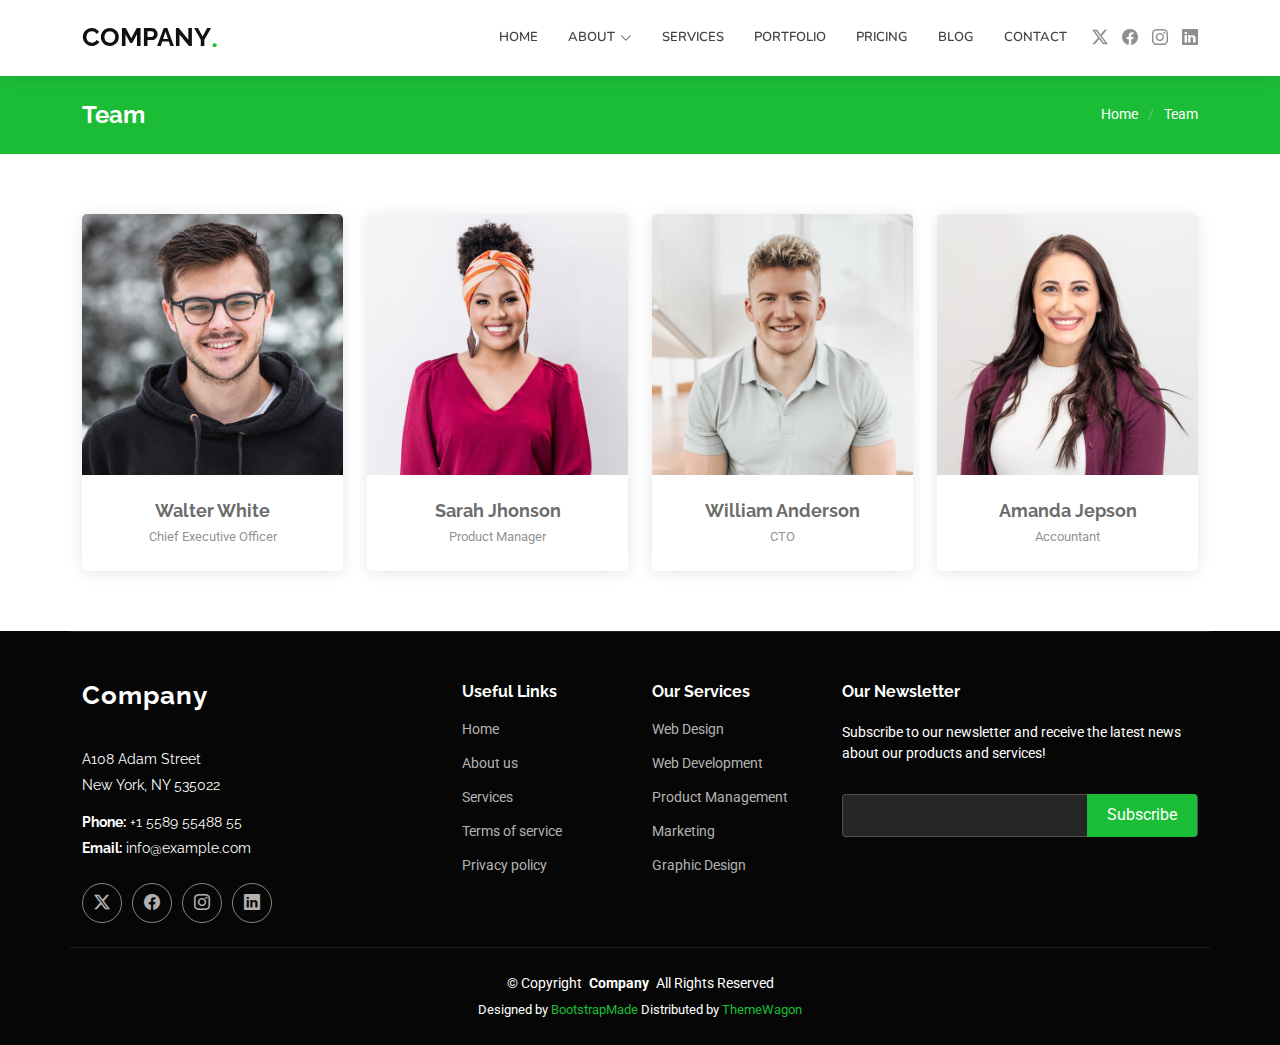
<file: team.html>
<!DOCTYPE html>
<html lang="en">
  <head>
    <meta charset="utf-8" />
    <meta content="width=device-width, initial-scale=1.0" name="viewport" />
    <title>Team - Company Bootstrap Template</title>
    <meta name="description" content="" />
    <meta name="keywords" content="" />

    <!-- Favicons -->
    <link href="assets/img/favicon.png" rel="icon" />
    <link href="assets/img/apple-touch-icon.png" rel="apple-touch-icon" />

    <!-- Fonts -->
    <link href="https://fonts.googleapis.com" rel="preconnect" />
    <link href="https://fonts.gstatic.com" rel="preconnect" crossorigin />
    <link
      href="https://fonts.googleapis.com/css2?family=Roboto:ital,wght@0,100;0,300;0,400;0,500;0,700;0,900;1,100;1,300;1,400;1,500;1,700;1,900&family=Raleway:ital,wght@0,100;0,200;0,300;0,400;0,500;0,600;0,700;0,800;0,900;1,100;1,200;1,300;1,400;1,500;1,600;1,700;1,800;1,900&family=Nunito:ital,wght@0,200;0,300;0,400;0,500;0,600;0,700;0,800;0,900;1,200;1,300;1,400;1,500;1,600;1,700;1,800;1,900&display=swap"
      rel="stylesheet"
    />

    <!-- Vendor CSS Files -->
    <link
      href="assets/vendor/bootstrap/css/bootstrap.min.css"
      rel="stylesheet"
    />
    <link
      href="assets/vendor/bootstrap-icons/bootstrap-icons.css"
      rel="stylesheet"
    />
    <link href="assets/vendor/aos/aos.css" rel="stylesheet" />
    <link
      href="assets/vendor/glightbox/css/glightbox.min.css"
      rel="stylesheet"
    />
    <link href="assets/vendor/swiper/swiper-bundle.min.css" rel="stylesheet" />

    <!-- Main CSS File -->
    <link href="assets/css/main.css" rel="stylesheet" />

    <!-- =======================================================
  * Template Name: Company
  * Template URL: https://bootstrapmade.com/company-free-html-bootstrap-template/
  * Updated: Aug 07 2024 with Bootstrap v5.3.3
  * Author: BootstrapMade.com
  * License: https://bootstrapmade.com/license/
  ======================================================== -->
  </head>

  <body class="team-page">
    <header id="header" class="header d-flex align-items-center sticky-top">
      <div class="container position-relative d-flex align-items-center">
        <a href="index.html" class="logo d-flex align-items-center me-auto">
          <!-- Uncomment the line below if you also wish to use an image logo -->
          <!-- <img src="assets/img/logo.png" alt=""> -->
          <h1 class="sitename">Company</h1>
          <span>.</span>
        </a>

        <nav id="navmenu" class="navmenu">
          <ul>
            <li><a href="index.html#hero">Home</a></li>
            <li class="dropdown">
              <a href="about.html"
                ><span>About</span>
                <i class="bi bi-chevron-down toggle-dropdown"></i
              ></a>
              <ul>
                <li><a href="team.html" class="active">Team</a></li>
                <li><a href="testimonials.html">Testimonials</a></li>
                <li class="dropdown">
                  <a href="#"
                    ><span>Deep Dropdown</span>
                    <i class="bi bi-chevron-down toggle-dropdown"></i
                  ></a>
                  <ul>
                    <li><a href="#">Deep Dropdown 1</a></li>
                    <li><a href="#">Deep Dropdown 2</a></li>
                    <li><a href="#">Deep Dropdown 3</a></li>
                    <li><a href="#">Deep Dropdown 4</a></li>
                    <li><a href="#">Deep Dropdown 5</a></li>
                  </ul>
                </li>
              </ul>
            </li>
            <li><a href="services.html">Services</a></li>
            <li><a href="portfolio.html">Portfolio</a></li>
            <li><a href="pricing.html">Pricing</a></li>
            <li><a href="blog.html">Blog</a></li>
            <li><a href="contact.html">Contact</a></li>
          </ul>
          <i class="mobile-nav-toggle d-xl-none bi bi-list"></i>
        </nav>

        <div class="header-social-links">
          <a href="#" class="twitter"><i class="bi bi-twitter-x"></i></a>
          <a href="#" class="facebook"><i class="bi bi-facebook"></i></a>
          <a href="#" class="instagram"><i class="bi bi-instagram"></i></a>
          <a href="#" class="linkedin"><i class="bi bi-linkedin"></i></a>
        </div>
      </div>
    </header>

    <main class="main">
      <!-- Page Title -->
      <div class="page-title accent-background">
        <div
          class="container d-lg-flex justify-content-between align-items-center"
        >
          <h1 class="mb-2 mb-lg-0">Team</h1>
          <nav class="breadcrumbs">
            <ol>
              <li><a href="index.html">Home</a></li>
              <li class="current">Team</li>
            </ol>
          </nav>
        </div>
      </div>
      <!-- End Page Title -->

      <!-- Team Section -->
      <section id="team" class="team section">
        <div class="container">
          <div class="row gy-4">
            <div
              class="col-lg-3 col-md-6 d-flex align-items-stretch"
              data-aos="fade-up"
              data-aos-delay="100"
            >
              <div class="team-member">
                <div class="member-img">
                  <img
                    src="assets/img/team/team-1.jpg"
                    class="img-fluid"
                    alt=""
                  />
                  <div class="social">
                    <a href=""><i class="bi bi-twitter-x"></i></a>
                    <a href=""><i class="bi bi-facebook"></i></a>
                    <a href=""><i class="bi bi-instagram"></i></a>
                    <a href=""><i class="bi bi-linkedin"></i></a>
                  </div>
                </div>
                <div class="member-info">
                  <h4>Walter White</h4>
                  <span>Chief Executive Officer</span>
                </div>
              </div>
            </div>
            <!-- End Team Member -->

            <div
              class="col-lg-3 col-md-6 d-flex align-items-stretch"
              data-aos="fade-up"
              data-aos-delay="200"
            >
              <div class="team-member">
                <div class="member-img">
                  <img
                    src="assets/img/team/team-2.jpg"
                    class="img-fluid"
                    alt=""
                  />
                  <div class="social">
                    <a href=""><i class="bi bi-twitter-x"></i></a>
                    <a href=""><i class="bi bi-facebook"></i></a>
                    <a href=""><i class="bi bi-instagram"></i></a>
                    <a href=""><i class="bi bi-linkedin"></i></a>
                  </div>
                </div>
                <div class="member-info">
                  <h4>Sarah Jhonson</h4>
                  <span>Product Manager</span>
                </div>
              </div>
            </div>
            <!-- End Team Member -->

            <div
              class="col-lg-3 col-md-6 d-flex align-items-stretch"
              data-aos="fade-up"
              data-aos-delay="300"
            >
              <div class="team-member">
                <div class="member-img">
                  <img
                    src="assets/img/team/team-3.jpg"
                    class="img-fluid"
                    alt=""
                  />
                  <div class="social">
                    <a href=""><i class="bi bi-twitter-x"></i></a>
                    <a href=""><i class="bi bi-facebook"></i></a>
                    <a href=""><i class="bi bi-instagram"></i></a>
                    <a href=""><i class="bi bi-linkedin"></i></a>
                  </div>
                </div>
                <div class="member-info">
                  <h4>William Anderson</h4>
                  <span>CTO</span>
                </div>
              </div>
            </div>
            <!-- End Team Member -->

            <div
              class="col-lg-3 col-md-6 d-flex align-items-stretch"
              data-aos="fade-up"
              data-aos-delay="400"
            >
              <div class="team-member">
                <div class="member-img">
                  <img
                    src="assets/img/team/team-4.jpg"
                    class="img-fluid"
                    alt=""
                  />
                  <div class="social">
                    <a href=""><i class="bi bi-twitter-x"></i></a>
                    <a href=""><i class="bi bi-facebook"></i></a>
                    <a href=""><i class="bi bi-instagram"></i></a>
                    <a href=""><i class="bi bi-linkedin"></i></a>
                  </div>
                </div>
                <div class="member-info">
                  <h4>Amanda Jepson</h4>
                  <span>Accountant</span>
                </div>
              </div>
            </div>
            <!-- End Team Member -->
          </div>
        </div>
      </section>
      <!-- /Team Section -->
    </main>

    <footer id="footer" class="footer dark-background">
      <div class="container footer-top">
        <div class="row gy-4">
          <div class="col-lg-4 col-md-6 footer-about">
            <a href="index.html" class="logo d-flex align-items-center">
              <span class="sitename">Company</span>
            </a>
            <div class="footer-contact pt-3">
              <p>A108 Adam Street</p>
              <p>New York, NY 535022</p>
              <p class="mt-3">
                <strong>Phone:</strong> <span>+1 5589 55488 55</span>
              </p>
              <p><strong>Email:</strong> <span>info@example.com</span></p>
            </div>
            <div class="social-links d-flex mt-4">
              <a href=""><i class="bi bi-twitter-x"></i></a>
              <a href=""><i class="bi bi-facebook"></i></a>
              <a href=""><i class="bi bi-instagram"></i></a>
              <a href=""><i class="bi bi-linkedin"></i></a>
            </div>
          </div>

          <div class="col-lg-2 col-md-3 footer-links">
            <h4>Useful Links</h4>
            <ul>
              <li><a href="#">Home</a></li>
              <li><a href="#">About us</a></li>
              <li><a href="#">Services</a></li>
              <li><a href="#">Terms of service</a></li>
              <li><a href="#">Privacy policy</a></li>
            </ul>
          </div>

          <div class="col-lg-2 col-md-3 footer-links">
            <h4>Our Services</h4>
            <ul>
              <li><a href="#">Web Design</a></li>
              <li><a href="#">Web Development</a></li>
              <li><a href="#">Product Management</a></li>
              <li><a href="#">Marketing</a></li>
              <li><a href="#">Graphic Design</a></li>
            </ul>
          </div>

          <div class="col-lg-4 col-md-12 footer-newsletter">
            <h4>Our Newsletter</h4>
            <p>
              Subscribe to our newsletter and receive the latest news about our
              products and services!
            </p>
            <form
              action="forms/newsletter.php"
              method="post"
              class="php-email-form"
            >
              <div class="newsletter-form">
                <input type="email" name="email" /><input
                  type="submit"
                  value="Subscribe"
                />
              </div>
              <div class="loading">Loading</div>
              <div class="error-message"></div>
              <div class="sent-message">
                Your subscription request has been sent. Thank you!
              </div>
            </form>
          </div>
        </div>
      </div>

      <div class="container copyright text-center mt-4">
        <p>
          © <span>Copyright</span>
          <strong class="px-1 sitename">Company</strong>
          <span>All Rights Reserved</span>
        </p>
        <div class="credits">
          <!-- All the links in the footer should remain intact. -->
          <!-- You can delete the links only if you've purchased the pro version. -->
          <!-- Licensing information: https://bootstrapmade.com/license/ -->
          <!-- Purchase the pro version with working PHP/AJAX contact form: [buy-url] -->
          Designed by
          <a href="https://bootstrapmade.com/">BootstrapMade</a> Distributed by
          <a href=“https://themewagon.com>ThemeWagon
        </div>
      </div>
    </footer>

    <!-- Scroll Top -->
    <a
      href="#"
      id="scroll-top"
      class="scroll-top d-flex align-items-center justify-content-center"
      ><i class="bi bi-arrow-up-short"></i
    ></a>

    <!-- Preloader -->
    <div id="preloader"></div>

    <!-- Vendor JS Files -->
    <script src="assets/vendor/bootstrap/js/bootstrap.bundle.min.js"></script>
    <script src="assets/vendor/php-email-form/validate.js"></script>
    <script src="assets/vendor/aos/aos.js"></script>
    <script src="assets/vendor/glightbox/js/glightbox.min.js"></script>
    <script src="assets/vendor/imagesloaded/imagesloaded.pkgd.min.js"></script>
    <script src="assets/vendor/isotope-layout/isotope.pkgd.min.js"></script>
    <script src="assets/vendor/waypoints/noframework.waypoints.js"></script>
    <script src="assets/vendor/swiper/swiper-bundle.min.js"></script>

    <!-- Main JS File -->
    <script src="assets/js/main.js"></script>
  </body>
</html>
</file>
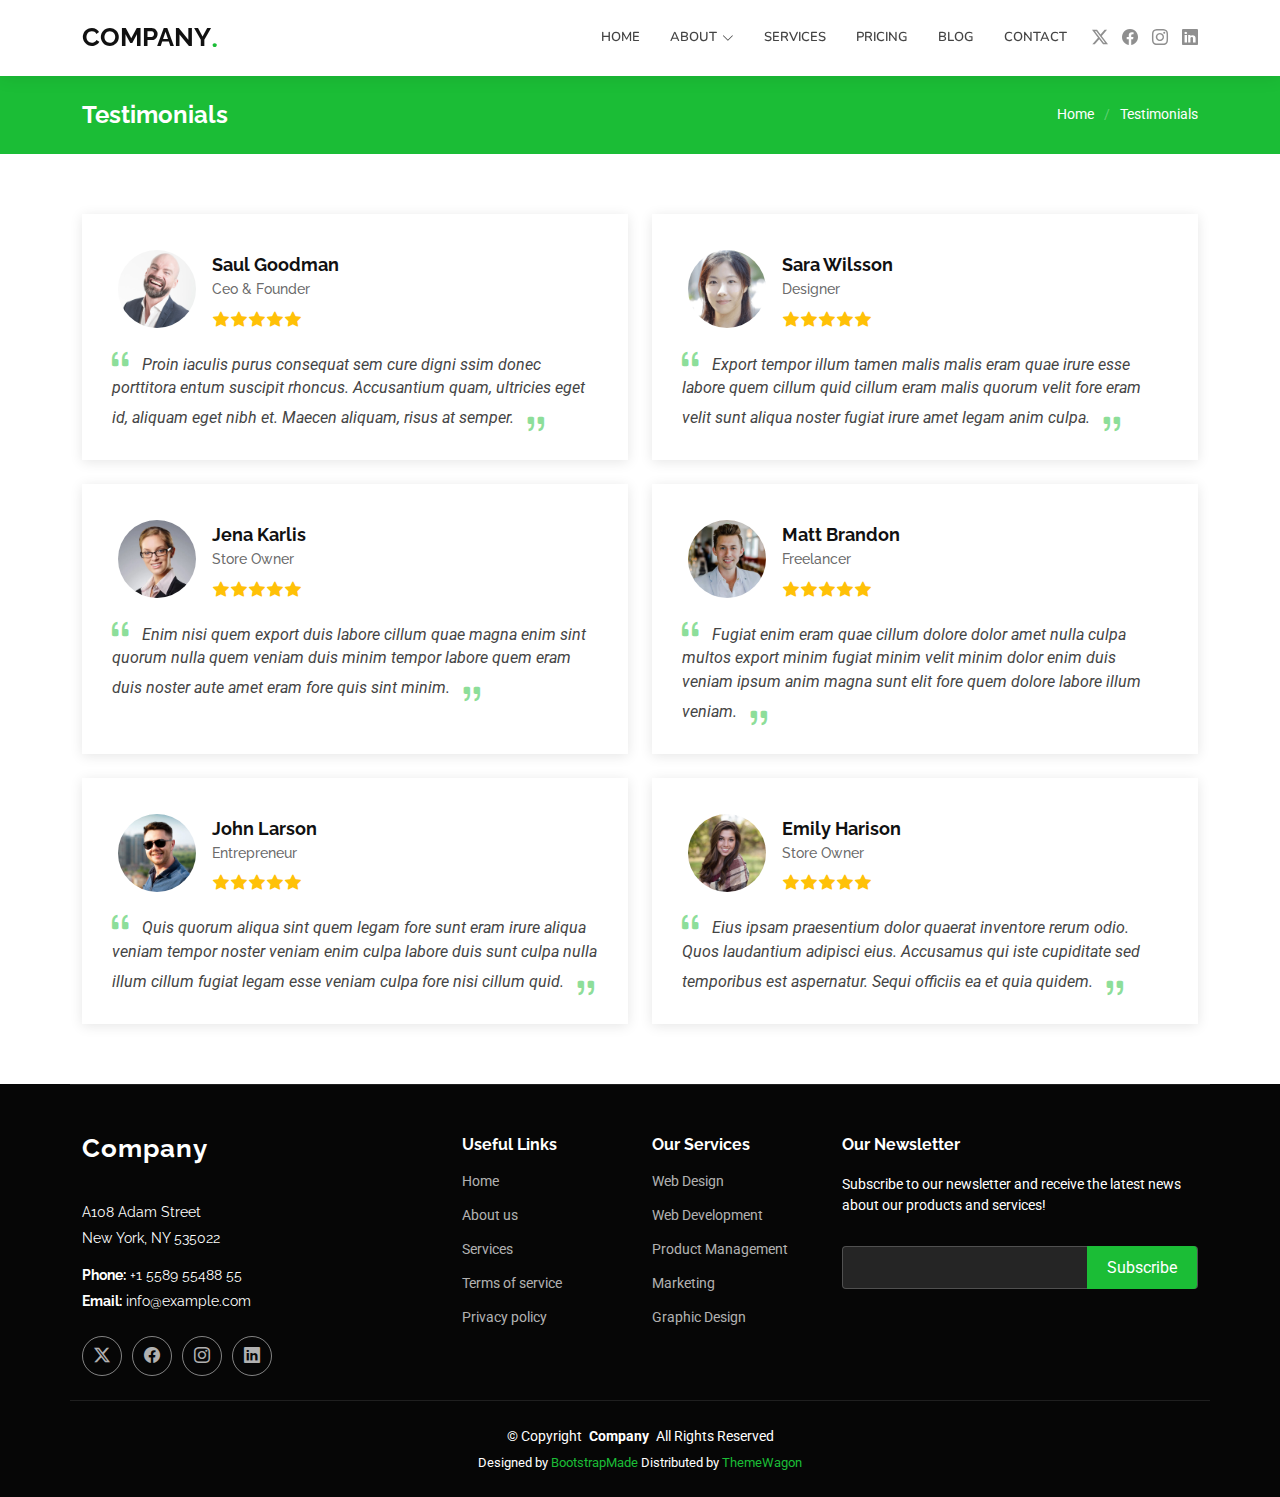
<file: testimonials.html>
<!DOCTYPE html>
<html lang="en">
  <head>
    <meta charset="utf-8" />
    <meta content="width=device-width, initial-scale=1.0" name="viewport" />
    <title>Testimonials - Company Bootstrap Template</title>
    <meta name="description" content="" />
    <meta name="keywords" content="" />

    <!-- Favicons -->
    <link href="assets/img/favicon.png" rel="icon" />
    <link href="assets/img/apple-touch-icon.png" rel="apple-touch-icon" />

    <!-- Fonts -->
    <link href="https://fonts.googleapis.com" rel="preconnect" />
    <link href="https://fonts.gstatic.com" rel="preconnect" crossorigin />
    <link
      href="https://fonts.googleapis.com/css2?family=Roboto:ital,wght@0,100;0,300;0,400;0,500;0,700;0,900;1,100;1,300;1,400;1,500;1,700;1,900&family=Raleway:ital,wght@0,100;0,200;0,300;0,400;0,500;0,600;0,700;0,800;0,900;1,100;1,200;1,300;1,400;1,500;1,600;1,700;1,800;1,900&family=Nunito:ital,wght@0,200;0,300;0,400;0,500;0,600;0,700;0,800;0,900;1,200;1,300;1,400;1,500;1,600;1,700;1,800;1,900&display=swap"
      rel="stylesheet"
    />

    <!-- Vendor CSS Files -->
    <link
      href="assets/vendor/bootstrap/css/bootstrap.min.css"
      rel="stylesheet"
    />
    <link
      href="assets/vendor/bootstrap-icons/bootstrap-icons.css"
      rel="stylesheet"
    />
    <link href="assets/vendor/aos/aos.css" rel="stylesheet" />
    <link
      href="assets/vendor/glightbox/css/glightbox.min.css"
      rel="stylesheet"
    />
    <link href="assets/vendor/swiper/swiper-bundle.min.css" rel="stylesheet" />

    <!-- Main CSS File -->
    <link href="assets/css/main.css" rel="stylesheet" />

    <!-- =======================================================
  * Template Name: Company
  * Template URL: https://bootstrapmade.com/company-free-html-bootstrap-template/
  * Updated: Aug 07 2024 with Bootstrap v5.3.3
  * Author: BootstrapMade.com
  * License: https://bootstrapmade.com/license/
  ======================================================== -->
  </head>

  <body class="testimonials-page">
    <header id="header" class="header d-flex align-items-center sticky-top">
      <div class="container position-relative d-flex align-items-center">
        <a href="index.html" class="logo d-flex align-items-center me-auto">
          <!-- Uncomment the line below if you also wish to use an image logo -->
          <!-- <img src="assets/img/logo.png" alt=""> -->
          <h1 class="sitename">Company</h1>
          <span>.</span>
        </a>

        <nav id="navmenu" class="navmenu">
          <ul>
            <li><a href="index.html#hero">Home</a></li>
            <li class="dropdown">
              <a href="about.html"
                ><span>About</span>
                <i class="bi bi-chevron-down toggle-dropdown"></i
              ></a>
              <ul>
                <li><a href="team.html">Team</a></li>
                <li>
                  <a href="testimonials.html" class="active">Testimonials</a>
                </li>
                <li class="dropdown">
                  <a href="#"
                    ><span>Deep Dropdown</span>
                    <i class="bi bi-chevron-down toggle-dropdown"></i
                  ></a>
                  <ul>
                    <li><a href="#">Deep Dropdown 1</a></li>
                    <li><a href="#">Deep Dropdown 2</a></li>
                    <li><a href="#">Deep Dropdown 3</a></li>
                    <li><a href="#">Deep Dropdown 4</a></li>
                    <li><a href="#">Deep Dropdown 5</a></li>
                  </ul>
                </li>
              </ul>
            </li>
            <li><a href="services.html">Services</a></li>
            <li><a href="pricing.html">Pricing</a></li>
            <li><a href="blog.html">Blog</a></li>
            <li><a href="contact.html">Contact</a></li>
          </ul>
          <i class="mobile-nav-toggle d-xl-none bi bi-list"></i>
        </nav>

        <div class="header-social-links">
          <a href="#" class="twitter"><i class="bi bi-twitter-x"></i></a>
          <a href="#" class="facebook"><i class="bi bi-facebook"></i></a>
          <a href="#" class="instagram"><i class="bi bi-instagram"></i></a>
          <a href="#" class="linkedin"><i class="bi bi-linkedin"></i></a>
        </div>
      </div>
    </header>

    <main class="main">
      <!-- Page Title -->
      <div class="page-title accent-background">
        <div
          class="container d-lg-flex justify-content-between align-items-center"
        >
          <h1 class="mb-2 mb-lg-0">Testimonials</h1>
          <nav class="breadcrumbs">
            <ol>
              <li><a href="index.html">Home</a></li>
              <li class="current">Testimonials</li>
            </ol>
          </nav>
        </div>
      </div>
      <!-- End Page Title -->

      <!-- Testimonials Section -->
      <section id="testimonials" class="testimonials section">
        <div class="container">
          <div class="row gy-4">
            <div class="col-lg-6" data-aos="fade-up" data-aos-delay="100">
              <div class="testimonial-item">
                <img
                  src="assets/img/testimonials/testimonials-1.jpg"
                  class="testimonial-img"
                  alt=""
                />
                <h3>Saul Goodman</h3>
                <h4>Ceo &amp; Founder</h4>
                <div class="stars">
                  <i class="bi bi-star-fill"></i><i class="bi bi-star-fill"></i
                  ><i class="bi bi-star-fill"></i><i class="bi bi-star-fill"></i
                  ><i class="bi bi-star-fill"></i>
                </div>
                <p>
                  <i class="bi bi-quote quote-icon-left"></i>
                  <span
                    >Proin iaculis purus consequat sem cure digni ssim donec
                    porttitora entum suscipit rhoncus. Accusantium quam,
                    ultricies eget id, aliquam eget nibh et. Maecen aliquam,
                    risus at semper.</span
                  >
                  <i class="bi bi-quote quote-icon-right"></i>
                </p>
              </div>
            </div>
            <!-- End testimonial item -->

            <div class="col-lg-6" data-aos="fade-up" data-aos-delay="200">
              <div class="testimonial-item">
                <img
                  src="assets/img/testimonials/testimonials-2.jpg"
                  class="testimonial-img"
                  alt=""
                />
                <h3>Sara Wilsson</h3>
                <h4>Designer</h4>
                <div class="stars">
                  <i class="bi bi-star-fill"></i><i class="bi bi-star-fill"></i
                  ><i class="bi bi-star-fill"></i><i class="bi bi-star-fill"></i
                  ><i class="bi bi-star-fill"></i>
                </div>
                <p>
                  <i class="bi bi-quote quote-icon-left"></i>
                  <span
                    >Export tempor illum tamen malis malis eram quae irure esse
                    labore quem cillum quid cillum eram malis quorum velit fore
                    eram velit sunt aliqua noster fugiat irure amet legam anim
                    culpa.</span
                  >
                  <i class="bi bi-quote quote-icon-right"></i>
                </p>
              </div>
            </div>
            <!-- End testimonial item -->

            <div class="col-lg-6" data-aos="fade-up" data-aos-delay="300">
              <div class="testimonial-item">
                <img
                  src="assets/img/testimonials/testimonials-3.jpg"
                  class="testimonial-img"
                  alt=""
                />
                <h3>Jena Karlis</h3>
                <h4>Store Owner</h4>
                <div class="stars">
                  <i class="bi bi-star-fill"></i><i class="bi bi-star-fill"></i
                  ><i class="bi bi-star-fill"></i><i class="bi bi-star-fill"></i
                  ><i class="bi bi-star-fill"></i>
                </div>
                <p>
                  <i class="bi bi-quote quote-icon-left"></i>
                  <span
                    >Enim nisi quem export duis labore cillum quae magna enim
                    sint quorum nulla quem veniam duis minim tempor labore quem
                    eram duis noster aute amet eram fore quis sint minim.</span
                  >
                  <i class="bi bi-quote quote-icon-right"></i>
                </p>
              </div>
            </div>
            <!-- End testimonial item -->

            <div class="col-lg-6" data-aos="fade-up" data-aos-delay="400">
              <div class="testimonial-item">
                <img
                  src="assets/img/testimonials/testimonials-4.jpg"
                  class="testimonial-img"
                  alt=""
                />
                <h3>Matt Brandon</h3>
                <h4>Freelancer</h4>
                <div class="stars">
                  <i class="bi bi-star-fill"></i><i class="bi bi-star-fill"></i
                  ><i class="bi bi-star-fill"></i><i class="bi bi-star-fill"></i
                  ><i class="bi bi-star-fill"></i>
                </div>
                <p>
                  <i class="bi bi-quote quote-icon-left"></i>
                  <span
                    >Fugiat enim eram quae cillum dolore dolor amet nulla culpa
                    multos export minim fugiat minim velit minim dolor enim duis
                    veniam ipsum anim magna sunt elit fore quem dolore labore
                    illum veniam.</span
                  >
                  <i class="bi bi-quote quote-icon-right"></i>
                </p>
              </div>
            </div>
            <!-- End testimonial item -->

            <div class="col-lg-6" data-aos="fade-up" data-aos-delay="500">
              <div class="testimonial-item">
                <img
                  src="assets/img/testimonials/testimonials-5.jpg"
                  class="testimonial-img"
                  alt=""
                />
                <h3>John Larson</h3>
                <h4>Entrepreneur</h4>
                <div class="stars">
                  <i class="bi bi-star-fill"></i><i class="bi bi-star-fill"></i
                  ><i class="bi bi-star-fill"></i><i class="bi bi-star-fill"></i
                  ><i class="bi bi-star-fill"></i>
                </div>
                <p>
                  <i class="bi bi-quote quote-icon-left"></i>
                  <span
                    >Quis quorum aliqua sint quem legam fore sunt eram irure
                    aliqua veniam tempor noster veniam enim culpa labore duis
                    sunt culpa nulla illum cillum fugiat legam esse veniam culpa
                    fore nisi cillum quid.</span
                  >
                  <i class="bi bi-quote quote-icon-right"></i>
                </p>
              </div>
            </div>
            <!-- End testimonial item -->

            <div class="col-lg-6" data-aos="fade-up" data-aos-delay="600">
              <div class="testimonial-item">
                <img
                  src="assets/img/testimonials/testimonials-6.jpg"
                  class="testimonial-img"
                  alt=""
                />
                <h3>Emily Harison</h3>
                <h4>Store Owner</h4>
                <div class="stars">
                  <i class="bi bi-star-fill"></i><i class="bi bi-star-fill"></i
                  ><i class="bi bi-star-fill"></i><i class="bi bi-star-fill"></i
                  ><i class="bi bi-star-fill"></i>
                </div>
                <p>
                  <i class="bi bi-quote quote-icon-left"></i>
                  <span
                    >Eius ipsam praesentium dolor quaerat inventore rerum odio.
                    Quos laudantium adipisci eius. Accusamus qui iste cupiditate
                    sed temporibus est aspernatur. Sequi officiis ea et quia
                    quidem.</span
                  >
                  <i class="bi bi-quote quote-icon-right"></i>
                </p>
              </div>
            </div>
            <!-- End testimonial item -->
          </div>
        </div>
      </section>
      <!-- /Testimonials Section -->
    </main>

    <footer id="footer" class="footer dark-background">
      <div class="container footer-top">
        <div class="row gy-4">
          <div class="col-lg-4 col-md-6 footer-about">
            <a href="index.html" class="logo d-flex align-items-center">
              <span class="sitename">Company</span>
            </a>
            <div class="footer-contact pt-3">
              <p>A108 Adam Street</p>
              <p>New York, NY 535022</p>
              <p class="mt-3">
                <strong>Phone:</strong> <span>+1 5589 55488 55</span>
              </p>
              <p><strong>Email:</strong> <span>info@example.com</span></p>
            </div>
            <div class="social-links d-flex mt-4">
              <a href=""><i class="bi bi-twitter-x"></i></a>
              <a href=""><i class="bi bi-facebook"></i></a>
              <a href=""><i class="bi bi-instagram"></i></a>
              <a href=""><i class="bi bi-linkedin"></i></a>
            </div>
          </div>

          <div class="col-lg-2 col-md-3 footer-links">
            <h4>Useful Links</h4>
            <ul>
              <li><a href="#">Home</a></li>
              <li><a href="#">About us</a></li>
              <li><a href="#">Services</a></li>
              <li><a href="#">Terms of service</a></li>
              <li><a href="#">Privacy policy</a></li>
            </ul>
          </div>

          <div class="col-lg-2 col-md-3 footer-links">
            <h4>Our Services</h4>
            <ul>
              <li><a href="#">Web Design</a></li>
              <li><a href="#">Web Development</a></li>
              <li><a href="#">Product Management</a></li>
              <li><a href="#">Marketing</a></li>
              <li><a href="#">Graphic Design</a></li>
            </ul>
          </div>

          <div class="col-lg-4 col-md-12 footer-newsletter">
            <h4>Our Newsletter</h4>
            <p>
              Subscribe to our newsletter and receive the latest news about our
              products and services!
            </p>
            <form
              action="forms/newsletter.php"
              method="post"
              class="php-email-form"
            >
              <div class="newsletter-form">
                <input type="email" name="email" /><input
                  type="submit"
                  value="Subscribe"
                />
              </div>
              <div class="loading">Loading</div>
              <div class="error-message"></div>
              <div class="sent-message">
                Your subscription request has been sent. Thank you!
              </div>
            </form>
          </div>
        </div>
      </div>

      <div class="container copyright text-center mt-4">
        <p>
          © <span>Copyright</span>
          <strong class="px-1 sitename">Company</strong>
          <span>All Rights Reserved</span>
        </p>
        <div class="credits">
          <!-- All the links in the footer should remain intact. -->
          <!-- You can delete the links only if you've purchased the pro version. -->
          <!-- Licensing information: https://bootstrapmade.com/license/ -->
          <!-- Purchase the pro version with working PHP/AJAX contact form: [buy-url] -->
          Designed by
          <a href="https://bootstrapmade.com/">BootstrapMade</a> Distributed by
          <a href=“https://themewagon.com>ThemeWagon
        </div>
      </div>
    </footer>

    <!-- Scroll Top -->
    <a
      href="#"
      id="scroll-top"
      class="scroll-top d-flex align-items-center justify-content-center"
      ><i class="bi bi-arrow-up-short"></i
    ></a>

    <!-- Preloader -->
    <div id="preloader"></div>

    <!-- Vendor JS Files -->
    <script src="assets/vendor/bootstrap/js/bootstrap.bundle.min.js"></script>
    <script src="assets/vendor/php-email-form/validate.js"></script>
    <script src="assets/vendor/aos/aos.js"></script>
    <script src="assets/vendor/glightbox/js/glightbox.min.js"></script>
    <script src="assets/vendor/imagesloaded/imagesloaded.pkgd.min.js"></script>
    <script src="assets/vendor/isotope-layout/isotope.pkgd.min.js"></script>
    <script src="assets/vendor/waypoints/noframework.waypoints.js"></script>
    <script src="assets/vendor/swiper/swiper-bundle.min.js"></script>

    <!-- Main JS File -->
    <script src="assets/js/main.js"></script>
  </body>
</html>
</file>
<file: assets/css/main.css>
/**
* Template Name: Company
* Template URL: https://bootstrapmade.com/company-free-html-bootstrap-template/
* Updated: Aug 07 2024 with Bootstrap v5.3.3
* Author: BootstrapMade.com
* License: https://bootstrapmade.com/license/
*/

/*--------------------------------------------------------------
# Font & Color Variables
# Help: https://bootstrapmade.com/color-system/
--------------------------------------------------------------*/
/* Fonts */
:root {
  --default-font: "Roboto", system-ui, -apple-system, "Segoe UI", Roboto,
    "Helvetica Neue", Arial, "Noto Sans", "Liberation Sans", sans-serif,
    "Apple Color Emoji", "Segoe UI Emoji", "Segoe UI Symbol", "Noto Color Emoji";
  --heading-font: "Raleway", sans-serif;
  --nav-font: "Nunito", sans-serif;
}

/* Global Colors - The following color variables are used throughout the website. Updating them here will change the color scheme of the entire website */
:root {
  --background-color: #ffffff; /* Background color for the entire website, including individual sections */
  --default-color: #444444; /* Default color used for the majority of the text content across the entire website */
  --heading-color: #111111; /* Color for headings, subheadings and title throughout the website */
  --accent-color: #1bbd36; /* Accent color that represents your brand on the website. It's used for buttons, links, and other elements that need to stand out */
  --surface-color: #ffffff; /* The surface color is used as a background of boxed elements within sections, such as cards, icon boxes, or other elements that require a visual separation from the global background. */
  --contrast-color: #ffffff; /* Contrast color for text, ensuring readability against backgrounds of accent, heading, or default colors. */
}

/* Nav Menu Colors - The following color variables are used specifically for the navigation menu. They are separate from the global colors to allow for more customization options */
:root {
  --nav-color: #444444; /* The default color of the main navmenu links */
  --nav-hover-color: #1bbd36; /* Applied to main navmenu links when they are hovered over or active */
  --nav-mobile-background-color: #ffffff; /* Used as the background color for mobile navigation menu */
  --nav-dropdown-background-color: #ffffff; /* Used as the background color for dropdown items that appear when hovering over primary navigation items */
  --nav-dropdown-color: #444444; /* Used for navigation links of the dropdown items in the navigation menu. */
  --nav-dropdown-hover-color: #1bbd36; /* Similar to --nav-hover-color, this color is applied to dropdown navigation links when they are hovered over. */
}

/* Color Presets - These classes override global colors when applied to any section or element, providing reuse of the sam color scheme. */

.light-background {
  --background-color: #f7f7f7;
  --surface-color: #ffffff;
}

.dark-background {
  --background-color: #060606;
  --default-color: #ffffff;
  --heading-color: #ffffff;
  --surface-color: #252525;
  --contrast-color: #ffffff;
}

.accent-background {
  --background-color: #1bbd36;
  --default-color: #ffffff;
  --heading-color: #ffffff;
  --accent-color: #ffffff;
  --surface-color: #2ae149;
  --contrast-color: #ffffff;
}

/* Smooth scroll */
:root {
  scroll-behavior: smooth;
}

/*--------------------------------------------------------------
# General Styling & Shared Classes
--------------------------------------------------------------*/
body {
  color: var(--default-color);
  background-color: var(--background-color);
  font-family: var(--default-font);
}

a {
  color: var(--accent-color);
  text-decoration: none;
  transition: 0.3s;
}

a:hover {
  color: color-mix(in srgb, var(--accent-color), transparent 25%);
  text-decoration: none;
}

h1,
h2,
h3,
h4,
h5,
h6 {
  color: var(--heading-color);
  font-family: var(--heading-font);
}

/* PHP Email Form Messages
------------------------------*/
.php-email-form .error-message {
  display: none;
  background: #df1529;
  color: #ffffff;
  text-align: left;
  padding: 15px;
  margin-bottom: 24px;
  font-weight: 600;
}

.php-email-form .sent-message {
  display: none;
  color: #ffffff;
  background: #059652;
  text-align: center;
  padding: 15px;
  margin-bottom: 24px;
  font-weight: 600;
}

.php-email-form .loading {
  display: none;
  background: var(--surface-color);
  text-align: center;
  padding: 15px;
  margin-bottom: 24px;
}

.php-email-form .loading:before {
  content: "";
  display: inline-block;
  border-radius: 50%;
  width: 24px;
  height: 24px;
  margin: 0 10px -6px 0;
  border: 3px solid var(--accent-color);
  border-top-color: var(--surface-color);
  animation: php-email-form-loading 1s linear infinite;
}

@keyframes php-email-form-loading {
  0% {
    transform: rotate(0deg);
  }

  100% {
    transform: rotate(360deg);
  }
}

/*--------------------------------------------------------------
# Global Header
--------------------------------------------------------------*/
.header {
  color: var(--default-color);
  background-color: var(--background-color);
  padding: 10px 0;
  transition: all 0.5s;
  z-index: 997;
  box-shadow: 0px 0 18px rgba(0, 0, 0, 0.1);
}

.header .logo {
  line-height: 1;
}

.header .logo img {
  max-height: 36px;
  margin-right: 8px;
}

.header .logo h1 {
  font-size: 26px;
  margin: 0;
  font-weight: 700;
  text-transform: uppercase;
  color: var(--heading-color);
}

.header .logo span {
  color: var(--accent-color);
  font-size: 26px;
  font-weight: 700;
}

.header .header-social-links {
  padding: 0 0 0 15px;
}

.header .header-social-links a {
  color: color-mix(in srgb, var(--default-color), transparent 40%);
  padding-left: 10px;
  display: inline-block;
  transition: 0.3s;
  font-size: 16px;
}

.header .header-social-links a:hover {
  color: var(--accent-color);
}

.header .header-social-links a i {
  line-height: 0px;
}

@media (max-width: 1200px) {
  .header .logo {
    order: 1;
  }

  .header .logo h1 {
    font-size: 24px;
  }

  .header .header-social-links {
    order: 2;
    padding: 0 15px 0 0;
  }

  .header .navmenu {
    order: 3;
  }
}

/*--------------------------------------------------------------
# Navigation Menu
--------------------------------------------------------------*/
/* Navmenu - Desktop */
@media (min-width: 1200px) {
  .navmenu {
    padding: 0;
  }

  .navmenu ul {
    margin: 0;
    padding: 0;
    display: flex;
    list-style: none;
    align-items: center;
  }

  .navmenu li {
    position: relative;
  }

  .navmenu a,
  .navmenu a:focus {
    color: var(--nav-color);
    padding: 18px 15px;
    font-size: 13px;
    font-family: var(--nav-font);
    text-transform: uppercase;
    font-weight: 600;
    display: flex;
    align-items: center;
    justify-content: space-between;
    white-space: nowrap;
    transition: 0.3s;
  }

  .navmenu a i,
  .navmenu a:focus i {
    font-size: 12px;
    line-height: 0;
    margin-left: 5px;
    transition: 0.3s;
  }

  .navmenu li:last-child a {
    padding-right: 0;
  }

  .navmenu li:hover > a,
  .navmenu .active,
  .navmenu .active:focus {
    color: var(--nav-hover-color);
  }

  .navmenu .dropdown ul {
    margin: 0;
    padding: 10px 0;
    background: var(--nav-dropdown-background-color);
    display: block;
    position: absolute;
    visibility: hidden;
    left: 14px;
    top: 130%;
    opacity: 0;
    transition: 0.3s;
    border-radius: 4px;
    z-index: 99;
    box-shadow: 0px 0px 30px rgba(0, 0, 0, 0.1);
  }

  .navmenu .dropdown ul li {
    min-width: 200px;
  }

  .navmenu .dropdown ul a {
    padding: 10px 20px;
    font-size: 15px;
    text-transform: none;
    color: var(--nav-dropdown-color);
  }

  .navmenu .dropdown ul a i {
    font-size: 12px;
  }

  .navmenu .dropdown ul a:hover,
  .navmenu .dropdown ul .active:hover,
  .navmenu .dropdown ul li:hover > a {
    color: var(--nav-dropdown-hover-color);
  }

  .navmenu .dropdown:hover > ul {
    opacity: 1;
    top: 100%;
    visibility: visible;
  }

  .navmenu .dropdown .dropdown ul {
    top: 0;
    left: -90%;
    visibility: hidden;
  }

  .navmenu .dropdown .dropdown:hover > ul {
    opacity: 1;
    top: 0;
    left: -100%;
    visibility: visible;
  }
}

/* Navmenu - Mobile */
@media (max-width: 1199px) {
  .mobile-nav-toggle {
    color: var(--nav-color);
    font-size: 28px;
    line-height: 0;
    margin-right: 10px;
    cursor: pointer;
    transition: color 0.3s;
  }

  .navmenu {
    padding: 0;
    z-index: 9997;
  }

  .navmenu ul {
    display: none;
    list-style: none;
    position: absolute;
    inset: 60px 20px 20px 20px;
    padding: 10px 0;
    margin: 0;
    border-radius: 6px;
    background-color: var(--nav-mobile-background-color);
    overflow-y: auto;
    transition: 0.3s;
    z-index: 9998;
    box-shadow: 0px 0px 30px rgba(0, 0, 0, 0.1);
  }

  .navmenu a,
  .navmenu a:focus {
    color: var(--nav-dropdown-color);
    padding: 10px 20px;
    font-family: var(--nav-font);
    font-size: 17px;
    font-weight: 500;
    display: flex;
    align-items: center;
    justify-content: space-between;
    white-space: nowrap;
    transition: 0.3s;
  }

  .navmenu a i,
  .navmenu a:focus i {
    font-size: 12px;
    line-height: 0;
    margin-left: 5px;
    width: 30px;
    height: 30px;
    display: flex;
    align-items: center;
    justify-content: center;
    border-radius: 50%;
    transition: 0.3s;
    background-color: color-mix(in srgb, var(--accent-color), transparent 90%);
  }

  .navmenu a i:hover,
  .navmenu a:focus i:hover {
    background-color: var(--accent-color);
    color: var(--contrast-color);
  }

  .navmenu a:hover,
  .navmenu .active,
  .navmenu .active:focus {
    color: var(--nav-dropdown-hover-color);
  }

  .navmenu .active i,
  .navmenu .active:focus i {
    background-color: var(--accent-color);
    color: var(--contrast-color);
    transform: rotate(180deg);
  }

  .navmenu .dropdown ul {
    position: static;
    display: none;
    z-index: 99;
    padding: 10px 0;
    margin: 10px 20px;
    background-color: var(--nav-dropdown-background-color);
    border: 1px solid color-mix(in srgb, var(--default-color), transparent 90%);
    box-shadow: none;
    transition: all 0.5s ease-in-out;
  }

  .navmenu .dropdown ul ul {
    background-color: rgba(33, 37, 41, 0.1);
  }

  .navmenu .dropdown > .dropdown-active {
    display: block;
    background-color: rgba(33, 37, 41, 0.03);
  }

  .mobile-nav-active {
    overflow: hidden;
  }

  .mobile-nav-active .mobile-nav-toggle {
    color: #fff;
    position: absolute;
    font-size: 32px;
    top: 15px;
    right: 15px;
    margin-right: 0;
    z-index: 9999;
  }

  .mobile-nav-active .navmenu {
    position: fixed;
    overflow: hidden;
    inset: 0;
    background: rgba(33, 37, 41, 0.8);
    transition: 0.3s;
  }

  .mobile-nav-active .navmenu > ul {
    display: block;
  }
}

/*--------------------------------------------------------------
# Global Footer
--------------------------------------------------------------*/
.footer {
  color: var(--default-color);
  background-color: var(--background-color);
  font-size: 14px;
  position: relative;
}

.footer .footer-top {
  padding-top: 50px;
  border-top: 1px solid
    color-mix(in srgb, var(--default-color), transparent 90%);
}

.footer .footer-about .logo {
  line-height: 1;
  margin-bottom: 25px;
}

.footer .footer-about .logo img {
  max-height: 40px;
  margin-right: 6px;
}

.footer .footer-about .logo span {
  font-size: 26px;
  font-weight: 700;
  letter-spacing: 1px;
  font-family: var(--heading-font);
  color: var(--heading-color);
}

.footer .footer-about p {
  font-size: 14px;
  font-family: var(--heading-font);
}

.footer .social-links a {
  display: flex;
  align-items: center;
  justify-content: center;
  width: 40px;
  height: 40px;
  border-radius: 50%;
  border: 1px solid color-mix(in srgb, var(--default-color), transparent 50%);
  font-size: 16px;
  color: color-mix(in srgb, var(--default-color), transparent 30%);
  margin-right: 10px;
  transition: 0.3s;
}

.footer .social-links a:hover {
  color: var(--accent-color);
  border-color: var(--accent-color);
}

.footer h4 {
  font-size: 16px;
  font-weight: bold;
  position: relative;
  padding-bottom: 12px;
}

.footer .footer-links {
  margin-bottom: 30px;
}

.footer .footer-links ul {
  list-style: none;
  padding: 0;
  margin: 0;
}

.footer .footer-links ul i {
  padding-right: 2px;
  font-size: 12px;
  line-height: 0;
}

.footer .footer-links ul li {
  padding: 10px 0;
  display: flex;
  align-items: center;
}

.footer .footer-links ul li:first-child {
  padding-top: 0;
}

.footer .footer-links ul a {
  color: color-mix(in srgb, var(--default-color), transparent 30%);
  display: inline-block;
  line-height: 1;
}

.footer .footer-links ul a:hover {
  color: var(--accent-color);
}

.footer .footer-contact p {
  margin-bottom: 5px;
}

.footer .footer-newsletter .newsletter-form {
  margin-top: 30px;
  margin-bottom: 15px;
  padding: 6px 8px;
  position: relative;
  border-radius: 4px;
  border: 1px solid color-mix(in srgb, var(--default-color), transparent 80%);
  display: flex;
  background-color: var(--surface-color);
  transition: 0.3s;
}

.footer .footer-newsletter .newsletter-form:focus-within {
  border-color: var(--accent-color);
}

.footer .footer-newsletter .newsletter-form input[type="email"] {
  border: 0;
  padding: 4px;
  width: 100%;
  background-color: var(--surface-color);
  color: var(--default-color);
}

.footer .footer-newsletter .newsletter-form input[type="email"]:focus-visible {
  outline: none;
}

.footer .footer-newsletter .newsletter-form input[type="submit"] {
  border: 0;
  font-size: 16px;
  padding: 0 20px;
  margin: -7px -8px -7px 0;
  background: var(--accent-color);
  color: var(--contrast-color);
  transition: 0.3s;
  border-radius: 0 4px 4px 0;
}

.footer .footer-newsletter .newsletter-form input[type="submit"]:hover {
  background: color-mix(in srgb, var(--accent-color), transparent 20%);
}

.footer .copyright {
  padding: 25px 0;
  border-top: 1px solid
    color-mix(in srgb, var(--default-color), transparent 90%);
}

.footer .copyright p {
  margin-bottom: 0;
}

.footer .credits {
  margin-top: 6px;
  font-size: 13px;
}

/*--------------------------------------------------------------
# Preloader
--------------------------------------------------------------*/
#preloader {
  position: fixed;
  inset: 0;
  z-index: 999999;
  overflow: hidden;
  background: var(--background-color);
  transition: all 0.6s ease-out;
}

#preloader:before {
  content: "";
  position: fixed;
  top: calc(50% - 30px);
  left: calc(50% - 30px);
  border: 6px solid #ffffff;
  border-color: var(--accent-color) transparent var(--accent-color) transparent;
  border-radius: 50%;
  width: 60px;
  height: 60px;
  animation: animate-preloader 1.5s linear infinite;
}

@keyframes animate-preloader {
  0% {
    transform: rotate(0deg);
  }

  100% {
    transform: rotate(360deg);
  }
}

/*--------------------------------------------------------------
# Scroll Top Button
--------------------------------------------------------------*/
.scroll-top {
  position: fixed;
  visibility: hidden;
  opacity: 0;
  right: 15px;
  bottom: 15px;
  z-index: 99999;
  background-color: var(--accent-color);
  width: 40px;
  height: 40px;
  border-radius: 4px;
  transition: all 0.4s;
}

.scroll-top i {
  font-size: 24px;
  color: var(--contrast-color);
  line-height: 0;
}

.scroll-top:hover {
  background-color: color-mix(in srgb, var(--accent-color), transparent 20%);
  color: var(--contrast-color);
}

.scroll-top.active {
  visibility: visible;
  opacity: 1;
}

/*--------------------------------------------------------------
# Disable aos animation delay on mobile devices
--------------------------------------------------------------*/
@media screen and (max-width: 768px) {
  [data-aos-delay] {
    transition-delay: 0 !important;
  }
}

/*--------------------------------------------------------------
# Global Page Titles & Breadcrumbs
--------------------------------------------------------------*/
.page-title {
  color: var(--default-color);
  background-color: var(--background-color);
  padding: 25px 0;
  position: relative;
}

.page-title h1 {
  font-size: 24px;
  font-weight: 700;
}

.page-title .breadcrumbs ol {
  display: flex;
  flex-wrap: wrap;
  list-style: none;
  padding: 0;
  margin: 0;
  font-size: 14px;
  font-weight: 400;
}

.page-title .breadcrumbs ol li + li {
  padding-left: 10px;
}

.page-title .breadcrumbs ol li + li::before {
  content: "/";
  display: inline-block;
  padding-right: 10px;
  color: color-mix(in srgb, var(--default-color), transparent 70%);
}

/*--------------------------------------------------------------
# Global Sections
--------------------------------------------------------------*/
section,
.section {
  color: var(--default-color);
  background-color: var(--background-color);
  padding: 60px 0;
  scroll-margin-top: 100px;
  overflow: clip;
}

@media (max-width: 1199px) {
  section,
  .section {
    scroll-margin-top: 66px;
  }
}

/*--------------------------------------------------------------
# Global Section Titles
--------------------------------------------------------------*/
.section-title {
  text-align: center;
  padding-bottom: 60px;
  position: relative;
}

.section-title h2 {
  font-size: 32px;
  font-weight: 700;
  margin-bottom: 20px;
  text-transform: uppercase;
  padding-bottom: 20px;
  position: relative;
}

.section-title h2:after {
  content: "";
  position: absolute;
  display: block;
  width: 50px;
  height: 3px;
  background: var(--accent-color);
  left: 0;
  right: 0;
  bottom: 0;
  margin: auto;
}

.section-title p {
  margin-bottom: 0;
}

/*--------------------------------------------------------------
# Hero Section
--------------------------------------------------------------*/
.hero {
  padding: 0;
}

.hero .carousel {
  width: 100%;
  min-height: calc(100vh - 75px);
  padding: 0;
  margin: 0;
  position: relative;
}

@media (max-height: 500px), (max-width: 1200px) {
  .hero .carousel {
    min-height: calc(100vh - 48px);
  }
}

.hero img {
  position: absolute;
  inset: 0;
  display: block;
  width: 100%;
  height: 100%;
  object-fit: cover;
  z-index: 1;
}

.hero .carousel-item {
  position: absolute;
  inset: 0;
  background-size: cover;
  background-position: center;
  background-repeat: no-repeat;
  display: flex;
  justify-content: center;
  align-items: flex-end;
}

.hero .container {
  background: color-mix(in srgb, var(--surface-color), transparent 40%);
  position: relative;
  text-align: center;
  padding-top: 30px;
  padding-bottom: 30px;
  margin-bottom: 50px;
  border-top: 4px solid var(--accent-color);
  z-index: 3;
}

@media (max-width: 1200px) {
  .hero .container {
    margin-left: 50px;
    margin-right: 50px;
  }
}

.hero h2 {
  margin-bottom: 20px;
  font-size: 36px;
  font-weight: 700;
}

@media (max-width: 768px) {
  .hero h2 {
    font-size: 30px;
  }
}

.hero .btn-get-started {
  font-weight: 500;
  font-size: 15px;
  letter-spacing: 1px;
  display: inline-block;
  padding: 8px 32px;
  transition: 0.5s;
  margin: 10px;
  border-radius: 4px;
  color: var(--contrast-color);
  border: 2px solid var(--accent-color);
}

.hero .btn-get-started:hover {
  background: var(--accent-color);
  color: var(--contrast-color);
}

.hero .carousel-control-prev {
  justify-content: start;
}

@media (min-width: 640px) {
  .hero .carousel-control-prev {
    padding-left: 15px;
  }
}

.hero .carousel-control-next {
  justify-content: end;
}

@media (min-width: 640px) {
  .hero .carousel-control-next {
    padding-right: 15px;
  }
}

.hero .carousel-control-next-icon,
.hero .carousel-control-prev-icon {
  background: none;
  font-size: 26px;
  line-height: 0;
  background: color-mix(in srgb, var(--default-color), transparent 90%);
  border-radius: 50px;
  color: var(--contrast-color);
  transition: 0.3s;
  width: 54px;
  height: 54px;
  display: flex;
  align-items: center;
  justify-content: center;
}

.hero .carousel-control-prev,
.hero .carousel-control-next {
  transition: 0.3s;
  opacity: 0.5;
}

.hero .carousel-control-prev:focus,
.hero .carousel-control-next:focus {
  opacity: 0.5;
}

.hero .carousel-control-prev:hover,
.hero .carousel-control-next:hover {
  opacity: 0.9;
}

.hero .carousel-control-prev:hover .carousel-control-next-icon,
.hero .carousel-control-prev:hover .carousel-control-prev-icon,
.hero .carousel-control-next:hover .carousel-control-next-icon,
.hero .carousel-control-next:hover .carousel-control-prev-icon {
  background: var(--accent-color);
  color: var(--default-color);
}

.hero .carousel-indicators li {
  cursor: pointer;
  background: var(--default-color);
  overflow: hidden;
  border: 0;
  width: 12px;
  height: 12px;
  border-radius: 50px;
  opacity: 0.6;
  transition: 0.3s;
}

.hero .carousel-indicators li.active {
  opacity: 1;
  background: var(--accent-color);
}

/*--------------------------------------------------------------
# About Section
--------------------------------------------------------------*/
.about .inner-title {
  font-size: 2.75rem;
  font-weight: 700;
  margin: 30px 0;
}

@media (min-width: 991px) {
  .about .inner-title {
    max-width: 65%;
    margin: 0 0 80px 0;
  }
}

.about .our-story {
  padding: 40px;
  background-color: color-mix(in srgb, var(--default-color), transparent 96%);
}

@media (min-width: 991px) {
  .about .our-story {
    padding-right: 35%;
  }
}

.about .our-story h4 {
  text-transform: uppercase;
  font-size: 1.1rem;
  color: color-mix(in srgb, var(--default-color), transparent 50%);
}

.about .our-story h3 {
  font-size: 2.25rem;
  font-weight: 700;
  color: color-mix(in srgb, var(--default-color), transparent 20%);
}

.about .our-story p:last-child {
  margin-bottom: 0;
}

.about ul {
  list-style: none;
  padding: 0;
  font-size: 15px;
}

.about ul li {
  padding: 5px 0;
  display: flex;
  align-items: center;
}

.about ul i {
  font-size: 1.25rem;
  margin-right: 0.5rem;
  line-height: 1.2;
  color: var(--accent-color);
}

.about .watch-video i {
  font-size: 2rem;
  transition: 0.3s;
  color: var(--accent-color);
}

.about .watch-video a {
  font-weight: 600;
  color: color-mix(in srgb, var(--default-color), transparent 20%);
  margin-left: 8px;
  transition: 0.3s;
}

.about .watch-video:hover a {
  color: var(--accent-color);
}

.about .image-wrapper {
  position: relative;
}

.about .image-wrapper .main-image {
  position: relative;
  left: -80px;
  max-width: 100%;
  height: 480px;
}

@media (max-width: 992px) {
  .about .image-wrapper {
    padding-left: 0;
    margin-top: 3rem;
    display: flex;
    flex-direction: column;
    gap: 2rem;
  }
}

@media (max-width: 992px) {
  .about .image-wrapper .images {
    display: flex;
    flex-direction: column;
    gap: 1.5rem;
  }
}

@media (max-width: 992px) {
  .about .image-wrapper .main-image {
    height: auto;
    margin-left: 0px;
    left: 0;
  }
}

.about .image-wrapper .small-image {
  position: absolute;
  top: 35%;
  left: -25%;
  width: 45%;
  border: 8px solid var(--surface-color);
}

@media (max-width: 992px) {
  .about .image-wrapper .small-image {
    position: static;
    width: 100%;
    margin: 0 auto;
    border: 0;
  }
}

/*--------------------------------------------------------------
# Services Section
--------------------------------------------------------------*/
.services .service-item {
  background-color: var(--surface-color);
  box-shadow: 0px 5px 90px 0px rgba(0, 0, 0, 0.1);
  height: 100%;
  padding: 40px 30px 50px 30px;
  text-align: center;
  transition: 0.3s;
  border-radius: 5px;
}

.services .service-item .icon {
  margin: 0 auto;
  display: flex;
  align-items: center;
  justify-content: center;
  position: relative;
}

.services .service-item .icon img {
  height: 220px;
  width: 100%;
  border-radius: 5px;
  margin-bottom: 15px;
  transition: transform 0.4s ease-in-out;
}

.services .service-item:hover .icon img {
  transform: scale(1.02);
}

.services .service-item h3 {
  font-weight: 700;
  margin: 10px 0 15px 0;
  font-size: 22px;
}

.services .service-item p {
  line-height: 24px;
  font-size: 14px;
  margin-bottom: 0;
}

.services .service-item:hover {
  box-shadow: 0px 5px 35px 0px rgba(0, 0, 0, 0.1);
}

@media (max-width: 640px) {
  .services .service-item .icon img {
    height: 320px;
    width: 100%;
  }
}

/*--------------------------------------------------------------
# Clients Section
--------------------------------------------------------------*/
.clients .clients-wrap {
  border-top: 1px solid
    color-mix(in srgb, var(--default-color), transparent 85%);
  border-left: 1px solid
    color-mix(in srgb, var(--default-color), transparent 85%);
}

.clients .client-logo {
  background-color: var(--surface-color);
  display: flex;
  justify-content: center;
  align-items: center;
  border-right: 1px solid
    color-mix(in srgb, var(--default-color), transparent 85%);
  border-bottom: 1px solid
    color-mix(in srgb, var(--default-color), transparent 85%);
  overflow: hidden;
}

.clients .client-logo img {
  padding: 50px;
  max-width: 80%;
  transition: 0.3s;
}

@media (max-width: 640px) {
  .clients .client-logo img {
    padding: 30px;
    max-width: 50%;
  }
}

.clients .client-logo:hover img {
  transform: scale(1.1);
}

/*--------------------------------------------------------------
# Skills Section
--------------------------------------------------------------*/
.skills .progress {
  height: 60px;
  display: block;
  background: none;
  border-radius: 0;
}

.skills .progress .skill {
  color: var(--heading-color);
  padding: 0;
  margin: 0 0 6px 0;
  text-transform: uppercase;
  display: block;
  font-weight: 600;
  font-family: var(--heading-font);
}

.skills .progress .skill .val {
  float: right;
  font-style: normal;
}

.skills .progress-bar-wrap {
  background: color-mix(in srgb, var(--default-color), transparent 90%);
  height: 10px;
}

.skills .progress-bar {
  width: 1px;
  height: 10px;
  transition: 0.9s;
  background-color: var(--accent-color);
}

/*--------------------------------------------------------------
# Team Section
--------------------------------------------------------------*/
.team .team-member {
  background-color: var(--surface-color);
  box-shadow: 0px 2px 15px rgba(0, 0, 0, 0.1);
  overflow: hidden;
  border-radius: 5px;
}

.team .team-member .member-img {
  position: relative;
  overflow: hidden;
}

.team .team-member .social {
  position: absolute;
  left: 0;
  bottom: 0;
  right: 0;
  height: 40px;
  opacity: 0;
  transition: ease-in-out 0.3s;
  background: color-mix(in srgb, var(--background-color), transparent 20%);
  display: flex;
  align-items: center;
  justify-content: center;
}

.team .team-member .social a {
  transition: color 0.3s;
  color: var(--heading-color);
  margin: 0 10px;
  display: inline-flex;
  align-items: center;
  justify-content: center;
}

.team .team-member .social a i {
  line-height: 0;
}

.team .team-member .social a:hover {
  color: var(--accent-color);
}

.team .team-member .social i {
  font-size: 18px;
  margin: 0 2px;
}

.team .team-member .member-info {
  padding: 25px 15px;
  text-align: center;
}

.team .team-member .member-info h4 {
  font-weight: 700;
  margin-bottom: 5px;
  font-size: 18px;
  color: color-mix(in srgb, var(--default-color), transparent 20%);
}

.team .team-member .member-info span {
  display: block;
  font-size: 13px;
  font-weight: 400;
  color: color-mix(in srgb, var(--default-color), transparent 40%);
}

.team .team-member .member-info p {
  font-style: italic;
  font-size: 14px;
  line-height: 26px;
  color: color-mix(in srgb, var(--default-color), transparent 40%);
}

.team .team-member:hover .social {
  opacity: 1;
}

/*--------------------------------------------------------------
# Testimonials Section
--------------------------------------------------------------*/
.testimonials .testimonial-item {
  background-color: var(--surface-color);
  box-shadow: 0px 2px 12px rgba(0, 0, 0, 0.1);
  padding: 30px;
  position: relative;
  height: 100%;
}

.testimonials .testimonial-item .testimonial-img {
  width: 90px;
  border-radius: 50px;
  border: 6px solid var(--background-color);
  float: left;
  margin: 0 10px 0 0;
}

.testimonials .testimonial-item h3 {
  font-size: 18px;
  font-weight: bold;
  margin: 10px 0 5px 0;
}

.testimonials .testimonial-item h4 {
  font-size: 14px;
  color: color-mix(in srgb, var(--default-color), transparent 20%);
  margin: 0;
}

.testimonials .testimonial-item .stars {
  margin: 10px 0;
}

.testimonials .testimonial-item .stars i {
  color: #ffc107;
  margin: 0 1px;
}

.testimonials .testimonial-item .quote-icon-left,
.testimonials .testimonial-item .quote-icon-right {
  color: color-mix(in srgb, var(--accent-color), transparent 50%);
  font-size: 26px;
  line-height: 0;
}

.testimonials .testimonial-item .quote-icon-left {
  display: inline-block;
  left: -5px;
  position: relative;
}

.testimonials .testimonial-item .quote-icon-right {
  display: inline-block;
  right: -5px;
  position: relative;
  top: 10px;
  transform: scale(-1, -1);
}

.testimonials .testimonial-item p {
  font-style: italic;
  margin: 15px 0 0 0;
  padding: 0;
}

/*--------------------------------------------------------------
# Features Section
--------------------------------------------------------------*/
.features .features-item {
  background-color: var(--surface-color);
  display: flex;
  align-items: center;
  padding: 20px;
  transition: 0.3s;
  border: 1px solid color-mix(in srgb, var(--default-color), transparent 90%);
  position: relative;
}

.features .features-item i {
  font-size: 32px;
  padding-right: 10px;
  line-height: 0;
}

.features .features-item h3 {
  font-weight: 700;
  margin: 0;
  padding: 0;
  line-height: 1;
  font-size: 16px;
}

.features .features-item h3 a {
  color: var(--heading-color);
  transition: 0.3s;
}

.features .features-item:hover {
  border-color: var(--accent-color);
}

.features .features-item:hover h3 a {
  color: var(--accent-color);
}

/*--------------------------------------------------------------
# Service Details Section
--------------------------------------------------------------*/
.service-details .services-list {
  background-color: var(--surface-color);
  padding: 10px 30px;
  border: 1px solid color-mix(in srgb, var(--default-color), transparent 90%);
  margin-bottom: 20px;
}

.service-details .services-list a {
  display: block;
  line-height: 1;
  padding: 8px 0 8px 15px;
  border-left: 3px solid
    color-mix(in srgb, var(--default-color), transparent 70%);
  margin: 20px 0;
  color: color-mix(in srgb, var(--default-color), transparent 20%);
  transition: 0.3s;
}

.service-details .services-list a.active {
  color: var(--heading-color);
  font-weight: 700;
  border-color: var(--accent-color);
}

.service-details .services-list a:hover {
  border-color: var(--accent-color);
}

.service-details .services-img {
  margin-bottom: 20px;
}

.service-details h3 {
  font-size: 26px;
  font-weight: 700;
}

.service-details h4 {
  font-size: 20px;
  font-weight: 700;
}

.service-details p {
  font-size: 15px;
}

.service-details ul {
  list-style: none;
  padding: 0;
  font-size: 15px;
}

.service-details ul li {
  padding: 5px 0;
  display: flex;
  align-items: center;
}

.service-details ul i {
  font-size: 20px;
  margin-right: 8px;
  color: var(--accent-color);
}

/*--------------------------------------------------------------
# Portfolio Details Section
--------------------------------------------------------------*/
.portfolio-details .portfolio-details-slider img {
  width: 100%;
}

.portfolio-details .swiper-wrapper {
  height: auto;
}

.portfolio-details .swiper-button-prev,
.portfolio-details .swiper-button-next {
  width: 48px;
  height: 48px;
}

.portfolio-details .swiper-button-prev:after,
.portfolio-details .swiper-button-next:after {
  color: rgba(255, 255, 255, 0.8);
  background-color: rgba(0, 0, 0, 0.15);
  font-size: 24px;
  border-radius: 50%;
  width: 48px;
  height: 48px;
  display: flex;
  align-items: center;
  justify-content: center;
  transition: 0.3s;
}

.portfolio-details .swiper-button-prev:hover:after,
.portfolio-details .swiper-button-next:hover:after {
  background-color: rgba(0, 0, 0, 0.3);
}

@media (max-width: 575px) {
  .portfolio-details .swiper-button-prev,
  .portfolio-details .swiper-button-next {
    display: none;
  }
}

.portfolio-details .swiper-pagination {
  margin-top: 20px;
  position: relative;
}

.portfolio-details .swiper-pagination .swiper-pagination-bullet {
  width: 10px;
  height: 10px;
  background-color: color-mix(in srgb, var(--default-color), transparent 85%);
  opacity: 1;
}

.portfolio-details .swiper-pagination .swiper-pagination-bullet-active {
  background-color: var(--accent-color);
}

.portfolio-details .portfolio-info h3 {
  font-size: 22px;
  font-weight: 700;
  margin-bottom: 20px;
  padding-bottom: 20px;
  position: relative;
}

.portfolio-details .portfolio-info h3:after {
  content: "";
  position: absolute;
  display: block;
  width: 50px;
  height: 3px;
  background: var(--accent-color);
  left: 0;
  bottom: 0;
}

.portfolio-details .portfolio-info ul {
  list-style: none;
  padding: 0;
  font-size: 15px;
}

.portfolio-details .portfolio-info ul li {
  display: flex;
  flex-direction: column;
  padding-bottom: 15px;
}

.portfolio-details .portfolio-info ul strong {
  text-transform: uppercase;
  font-weight: 400;
  color: color-mix(in srgb, var(--default-color), transparent 50%);
  font-size: 14px;
}

.portfolio-details .portfolio-info .btn-visit {
  padding: 8px 40px;
  background: var(--accent-color);
  color: var(--contrast-color);
  border-radius: 50px;
  transition: 0.3s;
}

.portfolio-details .portfolio-info .btn-visit:hover {
  background: color-mix(in srgb, var(--accent-color), transparent 20%);
}

.portfolio-details .portfolio-description h2 {
  font-size: 26px;
  font-weight: 700;
  margin-bottom: 20px;
}

.portfolio-details .portfolio-description p {
  padding: 0;
}

.portfolio-details .portfolio-description .testimonial-item {
  padding: 30px 30px 0 30px;
  position: relative;
  background: color-mix(in srgb, var(--default-color), transparent 97%);
  margin-bottom: 50px;
}

.portfolio-details .portfolio-description .testimonial-item .testimonial-img {
  width: 90px;
  border-radius: 50px;
  border: 6px solid var(--background-color);
  float: left;
  margin: 0 10px 0 0;
}

.portfolio-details .portfolio-description .testimonial-item h3 {
  font-size: 18px;
  font-weight: bold;
  margin: 15px 0 5px 0;
  padding-top: 20px;
}

.portfolio-details .portfolio-description .testimonial-item h4 {
  font-size: 14px;
  color: #6c757d;
  margin: 0;
}

.portfolio-details .portfolio-description .testimonial-item .quote-icon-left,
.portfolio-details .portfolio-description .testimonial-item .quote-icon-right {
  color: color-mix(in srgb, var(--accent-color), transparent 50%);
  font-size: 26px;
  line-height: 0;
}

.portfolio-details .portfolio-description .testimonial-item .quote-icon-left {
  display: inline-block;
  left: -5px;
  position: relative;
}

.portfolio-details .portfolio-description .testimonial-item .quote-icon-right {
  display: inline-block;
  right: -5px;
  position: relative;
  top: 10px;
  transform: scale(-1, -1);
}

.portfolio-details .portfolio-description .testimonial-item p {
  font-style: italic;
  margin: 0 0 15px 0 0 0;
  padding: 0;
}

/*--------------------------------------------------------------
# Pricing Section
--------------------------------------------------------------*/
.pricing .pricing-item {
  background-color: color-mix(in srgb, var(--accent-color), transparent 96%);
  padding: 40px 40px;
  height: 100%;
  border-radius: 15px;
}

.pricing h3 {
  font-weight: 600;
  margin-bottom: 15px;
  font-size: 20px;
}

.pricing h4 {
  color: var(--accent-color);
  font-size: 48px;
  font-weight: 700;
  font-family: var(--heading-font);
  margin-bottom: 0;
}

.pricing h4 sup {
  font-size: 28px;
}

.pricing h4 span {
  color: color-mix(in srgb, var(--default-color), transparent 50%);
  font-size: 18px;
  font-weight: 500;
}

.pricing .description {
  font-size: 14px;
}

.pricing .cta-btn {
  border: 1px solid var(--default-color);
  color: var(--default-color);
  display: block;
  text-align: center;
  padding: 10px 35px;
  border-radius: 5px;
  font-size: 16px;
  font-weight: 500;
  font-family: var(--heading-font);
  transition: 0.3s;
  margin-top: 20px;
  margin-bottom: 6px;
}

.pricing .cta-btn:hover {
  background: var(--accent-color);
  color: var(--contrast-color);
  border-color: var(--accent-color);
}

.pricing ul {
  padding: 0;
  list-style: none;
  color: color-mix(in srgb, var(--default-color), transparent 30%);
  text-align: left;
  line-height: 20px;
}

.pricing ul li {
  padding: 10px 0;
  display: flex;
  align-items: center;
}

.pricing ul li:last-child {
  padding-bottom: 0;
}

.pricing ul i {
  color: #059652;
  font-size: 24px;
  padding-right: 3px;
}

.pricing ul .na {
  color: color-mix(in srgb, var(--default-color), transparent 60%);
}

.pricing ul .na i {
  color: color-mix(in srgb, var(--default-color), transparent 60%);
}

.pricing ul .na span {
  text-decoration: line-through;
}

.pricing .featured {
  position: relative;
}

.pricing .featured .popular {
  position: absolute;
  top: 15px;
  right: 15px;
  background-color: var(--accent-color);
  color: var(--contrast-color);
  padding: 4px 15px 6px 15px;
  margin: 0;
  border-radius: 5px;
  font-size: 14px;
  font-weight: 500;
}

.pricing .featured .cta-btn {
  background: var(--accent-color);
  color: var(--contrast-color);
  border-color: var(--accent-color);
}

@media (max-width: 992px) {
  .pricing .box {
    max-width: 60%;
    margin: 0 auto 30px auto;
  }
}

@media (max-width: 767px) {
  .pricing .box {
    max-width: 80%;
    margin: 0 auto 30px auto;
  }
}

@media (max-width: 420px) {
  .pricing .box {
    max-width: 100%;
    margin: 0 auto 30px auto;
  }
}

/*--------------------------------------------------------------
# Blog Posts Section
--------------------------------------------------------------*/
.blog-posts article {
  background-color: var(--surface-color);
  box-shadow: 0px 2px 20px rgba(0, 0, 0, 0.1);
  transition: 0.3s;
}

.blog-posts .post-img img {
  transition: 0.5s;
}

.blog-posts .post-date {
  background-color: var(--accent-color);
  color: var(--contrast-color);
  position: absolute;
  right: 0;
  bottom: 0;
  text-transform: uppercase;
  font-size: 13px;
  padding: 6px 12px;
  font-weight: 500;
}

.blog-posts .post-content {
  padding: 30px;
}

.blog-posts .post-title {
  font-size: 20px;
  color: var(--heading-color);
  font-weight: 700;
  transition: 0.3s;
  margin-bottom: 15px;
}

.blog-posts .meta i {
  font-size: 16px;
  color: var(--accent-color);
}

.blog-posts .meta span {
  font-size: 15px;
  color: color-mix(in srgb, var(--default-color), transparent 40%);
}

.blog-posts p {
  margin-top: 20px;
}

.blog-posts hr {
  color: color-mix(in srgb, var(--default-color), transparent 60%);
  margin-bottom: 15px;
}

.blog-posts .readmore {
  display: flex;
  align-items: center;
  font-weight: 600;
  line-height: 1;
  transition: 0.3s;
  color: color-mix(in srgb, var(--heading-color), transparent 20%);
}

.blog-posts .readmore i {
  line-height: 0;
  margin-left: 6px;
  font-size: 16px;
}

.blog-posts article:hover .post-title,
.blog-posts article:hover .readmore {
  color: var(--accent-color);
}

.blog-posts article:hover .post-img img {
  transform: scale(1.1);
}

/*--------------------------------------------------------------
# Blog Pagination Section
--------------------------------------------------------------*/
.blog-pagination {
  padding-top: 0;
  color: color-mix(in srgb, var(--default-color), transparent 40%);
}

.blog-pagination ul {
  display: flex;
  padding: 0;
  margin: 0;
  list-style: none;
}

.blog-pagination li {
  margin: 0 5px;
  transition: 0.3s;
}

.blog-pagination li a {
  color: color-mix(in srgb, var(--default-color), transparent 40%);
  padding: 7px 16px;
  display: flex;
  align-items: center;
  justify-content: center;
}

.blog-pagination li a.active,
.blog-pagination li a:hover {
  background: var(--accent-color);
  color: var(--contrast-color);
}

.blog-pagination li a.active a,
.blog-pagination li a:hover a {
  color: var(--contrast-color);
}

/*--------------------------------------------------------------
# Blog Details Section
--------------------------------------------------------------*/
.blog-details {
  padding-bottom: 30px;
}

.blog-details .article {
  background-color: var(--surface-color);
  padding: 30px;
  box-shadow: 0 4px 16px rgba(0, 0, 0, 0.1);
}

.blog-details .post-img {
  margin: -30px -30px 20px -30px;
  overflow: hidden;
}

.blog-details .title {
  color: var(--heading-color);
  font-size: 28px;
  font-weight: 700;
  padding: 0;
  margin: 30px 0;
}

.blog-details .content {
  margin-top: 20px;
}

.blog-details .content h3 {
  font-size: 22px;
  margin-top: 30px;
  font-weight: bold;
}

.blog-details .content blockquote {
  overflow: hidden;
  background-color: color-mix(in srgb, var(--default-color), transparent 95%);
  padding: 60px;
  position: relative;
  text-align: center;
  margin: 20px 0;
}

.blog-details .content blockquote p {
  color: var(--default-color);
  line-height: 1.6;
  margin-bottom: 0;
  font-style: italic;
  font-weight: 500;
  font-size: 22px;
}

.blog-details .content blockquote:after {
  content: "";
  position: absolute;
  left: 0;
  top: 0;
  bottom: 0;
  width: 3px;
  background-color: var(--accent-color);
  margin-top: 20px;
  margin-bottom: 20px;
}

.blog-details .meta-top {
  margin-top: 20px;
  color: color-mix(in srgb, var(--default-color), transparent 40%);
}

.blog-details .meta-top ul {
  display: flex;
  flex-wrap: wrap;
  list-style: none;
  align-items: center;
  padding: 0;
  margin: 0;
}

.blog-details .meta-top ul li + li {
  padding-left: 20px;
}

.blog-details .meta-top i {
  font-size: 16px;
  margin-right: 8px;
  line-height: 0;
  color: color-mix(in srgb, var(--default-color), transparent 40%);
}

.blog-details .meta-top a {
  color: color-mix(in srgb, var(--default-color), transparent 40%);
  font-size: 14px;
  display: inline-block;
  line-height: 1;
}

.blog-details .meta-bottom {
  padding-top: 10px;
  border-top: 1px solid
    color-mix(in srgb, var(--default-color), transparent 90%);
}

.blog-details .meta-bottom i {
  color: color-mix(in srgb, var(--default-color), transparent 40%);
  display: inline;
}

.blog-details .meta-bottom a {
  color: color-mix(in srgb, var(--default-color), transparent 40%);
  transition: 0.3s;
}

.blog-details .meta-bottom a:hover {
  color: var(--accent-color);
}

.blog-details .meta-bottom .cats {
  list-style: none;
  display: inline;
  padding: 0 20px 0 0;
  font-size: 14px;
}

.blog-details .meta-bottom .cats li {
  display: inline-block;
}

.blog-details .meta-bottom .tags {
  list-style: none;
  display: inline;
  padding: 0;
  font-size: 14px;
}

.blog-details .meta-bottom .tags li {
  display: inline-block;
}

.blog-details .meta-bottom .tags li + li::before {
  padding-right: 6px;
  color: var(--default-color);
  content: ",";
}

.blog-details .meta-bottom .share {
  font-size: 16px;
}

.blog-details .meta-bottom .share i {
  padding-left: 5px;
}

/*--------------------------------------------------------------
# Blog Comments Section
--------------------------------------------------------------*/
.blog-comments {
  padding: 10px 0;
}

.blog-comments .comments-count {
  font-weight: bold;
}

.blog-comments .comment {
  margin-top: 30px;
  position: relative;
}

.blog-comments .comment .comment-img {
  margin-right: 14px;
}

.blog-comments .comment .comment-img img {
  width: 60px;
}

.blog-comments .comment h5 {
  font-size: 16px;
  margin-bottom: 2px;
}

.blog-comments .comment h5 a {
  font-weight: bold;
  color: var(--default-color);
  transition: 0.3s;
}

.blog-comments .comment h5 a:hover {
  color: var(--accent-color);
}

.blog-comments .comment h5 .reply {
  padding-left: 10px;
  color: color-mix(in srgb, var(--default-color), transparent 20%);
}

.blog-comments .comment h5 .reply i {
  font-size: 20px;
}

.blog-comments .comment time {
  display: block;
  font-size: 14px;
  color: color-mix(in srgb, var(--default-color), transparent 40%);
  margin-bottom: 5px;
}

.blog-comments .comment.comment-reply {
  padding-left: 40px;
}

/*--------------------------------------------------------------
# Comment Form Section
--------------------------------------------------------------*/
.comment-form {
  padding-top: 10px;
}

.comment-form form {
  background-color: var(--surface-color);
  margin-top: 30px;
  padding: 30px;
  box-shadow: 0 4px 16px rgba(0, 0, 0, 0.1);
}

.comment-form form h4 {
  font-weight: bold;
  font-size: 22px;
}

.comment-form form p {
  font-size: 14px;
}

.comment-form form input {
  background-color: var(--surface-color);
  color: var(--default-color);
  border: 1px solid color-mix(in srgb, var(--default-color), transparent 70%);
  font-size: 14px;
  border-radius: 4px;
  padding: 10px 10px;
}

.comment-form form input:focus {
  color: var(--default-color);
  background-color: var(--surface-color);
  box-shadow: none;
  border-color: var(--accent-color);
}

.comment-form form input::placeholder {
  color: color-mix(in srgb, var(--default-color), transparent 50%);
}

.comment-form form textarea {
  background-color: var(--surface-color);
  color: var(--default-color);
  border: 1px solid color-mix(in srgb, var(--default-color), transparent 70%);
  border-radius: 4px;
  padding: 10px 10px;
  font-size: 14px;
  height: 120px;
}

.comment-form form textarea:focus {
  color: var(--default-color);
  box-shadow: none;
  border-color: var(--accent-color);
  background-color: var(--surface-color);
}

.comment-form form textarea::placeholder {
  color: color-mix(in srgb, var(--default-color), transparent 50%);
}

.comment-form form .form-group {
  margin-bottom: 25px;
}

.comment-form form .btn-primary {
  border-radius: 4px;
  padding: 10px 20px;
  border: 0;
  background-color: var(--accent-color);
  color: var(--contrast-color);
}

.comment-form form .btn-primary:hover {
  color: var(--contrast-color);
  background-color: color-mix(in srgb, var(--accent-color), transparent 20%);
}

/*--------------------------------------------------------------
# Contact Section
--------------------------------------------------------------*/
.contact {
  padding-top: 0;
}

.contact .info {
  background-color: var(--surface-color);
  padding: 40px;
  box-shadow: 0px 2px 15px rgba(0, 0, 0, 0.1);
  overflow: hidden;
}

.contact .info h3 {
  font-weight: 600;
  font-size: 24px;
}

.contact .info p {
  color: color-mix(in srgb, var(--default-color), transparent 40%);
  margin-bottom: 30px;
  font-size: 15px;
}

.contact .info-item + .info-item {
  padding-top: 20px;
  margin-top: 20px;
  border-top: 1px solid
    color-mix(in srgb, var(--default-color), transparent 90%);
}

.contact .info-item i {
  font-size: 24px;
  color: var(--accent-color);
  transition: all 0.3s ease-in-out;
  margin-right: 20px;
}

.contact .info-item h4 {
  padding: 0;
  font-size: 18px;
  line-height: 24px;
  font-weight: 600;
  margin-bottom: 5px;
}

.contact .info-item p {
  padding: 0;
  margin-bottom: 0;
  font-size: 14px;
  color: color-mix(in srgb, var(--default-color), transparent 40%);
}

.contact .php-email-form {
  width: 100%;
}

.contact .php-email-form .form-group {
  padding-bottom: 8px;
}

.contact .php-email-form input[type="text"],
.contact .php-email-form input[type="email"],
.contact .php-email-form textarea {
  color: var(--default-color);
  background-color: var(--surface-color);
  border-radius: 0px;
  box-shadow: none;
  font-size: 14px;
  border-color: color-mix(in srgb, var(--default-color), transparent 80%);
}

.contact .php-email-form input[type="text"]:focus,
.contact .php-email-form input[type="email"]:focus,
.contact .php-email-form textarea:focus {
  border-color: var(--accent-color);
}

.contact .php-email-form input[type="text"]::placeholder,
.contact .php-email-form input[type="email"]::placeholder,
.contact .php-email-form textarea::placeholder {
  color: color-mix(in srgb, var(--default-color), transparent 70%);
}

.contact .php-email-form input[type="text"],
.contact .php-email-form input[type="email"] {
  height: 48px;
  padding: 10px 15px;
}

.contact .php-email-form textarea {
  padding: 10px 12px;
  height: 290px;
}

.contact .php-email-form button[type="submit"] {
  background: var(--accent-color);
  color: var(--contrast-color);
  border: 0;
  padding: 13px 50px;
  transition: 0.4s;
  border-radius: 4px;
}

.contact .php-email-form button[type="submit"]:hover {
  background: color-mix(in srgb, var(--accent-color) 90%, black 15%);
}

/*--------------------------------------------------------------
# Starter Section Section
--------------------------------------------------------------*/
.starter-section {
  /* Add your styles here */
}

/*--------------------------------------------------------------
# Widgets
--------------------------------------------------------------*/
.widgets-container {
  background-color: var(--surface-color);
  padding: 30px;
  margin: 60px 0 30px 0;
  box-shadow: 0 4px 16px rgba(0, 0, 0, 0.1);
}

.widget-title {
  color: var(--heading-color);
  font-size: 20px;
  font-weight: 700;
  padding: 0;
  margin: 0 0 20px 0;
}

.widget-item {
  margin-bottom: 40px;
}

.widget-item:last-child {
  margin-bottom: 0;
}

.blog-author-widget img {
  max-width: 160px;
}

.blog-author-widget h4 {
  font-weight: 600;
  font-size: 24px;
  margin: 15px 0 0 0;
  padding: 0;
  color: color-mix(in srgb, var(--default-color), transparent 20%);
}

.blog-author-widget .social-links {
  margin: 5px 0;
}

.blog-author-widget .social-links a {
  color: color-mix(in srgb, var(--default-color), transparent 60%);
  margin: 0 3px;
  font-size: 18px;
}

.blog-author-widget .social-links a:hover {
  color: var(--accent-color);
}

.blog-author-widget p {
  font-style: italic;
  color: color-mix(in srgb, var(--default-color), transparent 30%);
  margin: 10px 0 0 0;
}

.search-widget form {
  background: var(--background-color);
  border: 1px solid color-mix(in srgb, var(--default-color), transparent 75%);
  padding: 3px 10px;
  position: relative;
  border-radius: 50px;
  transition: 0.3s;
}

.search-widget form input[type="text"] {
  border: 0;
  padding: 4px 10px;
  border-radius: 4px;
  width: calc(100% - 40px);
  background-color: var(--background-color);
  color: var(--default-color);
}

.search-widget form input[type="text"]:focus {
  outline: none;
}

.search-widget form button {
  background: none;
  color: var(--default-color);
  position: absolute;
  top: 0;
  right: 0;
  bottom: 0;
  border: 0;
  font-size: 16px;
  padding: 0 16px;
  transition: 0.3s;
  line-height: 0;
}

.search-widget form button i {
  line-height: 0;
}

.search-widget form button:hover {
  color: var(--accent-color);
}

.search-widget form:is(:focus-within) {
  border-color: var(--accent-color);
}

.recent-posts-widget .post-item {
  display: flex;
  flex-direction: column;
  margin-bottom: 20px;
}

.recent-posts-widget .post-item:last-child {
  margin-bottom: 0;
}

.recent-posts-widget .post-item h4 {
  font-size: 16px;
  font-weight: 600;
  margin-bottom: 5px;
}

.recent-posts-widget .post-item h4 a {
  color: var(--default-color);
  transition: 0.3s;
}

.recent-posts-widget .post-item h4 a:hover {
  color: var(--accent-color);
}

.recent-posts-widget .post-item time {
  display: block;
  font-style: italic;
  font-size: 14px;
  color: color-mix(in srgb, var(--default-color), transparent 50%);
}

.tags-widget ul {
  list-style: none;
  padding: 0;
  margin: 0;
}

.tags-widget ul li {
  display: inline-block;
}

.tags-widget ul a {
  background-color: color-mix(in srgb, var(--default-color), transparent 94%);
  color: color-mix(in srgb, var(--default-color), transparent 30%);
  border-radius: 50px;
  font-size: 14px;
  padding: 5px 15px;
  margin: 0 6px 8px 0;
  display: inline-block;
  transition: 0.3s;
}

.tags-widget ul a:hover {
  background: var(--accent-color);
  color: var(--contrast-color);
}

.tags-widget ul a span {
  padding-left: 5px;
  color: color-mix(in srgb, var(--default-color), transparent 60%);
  font-size: 14px;
}
</file>
